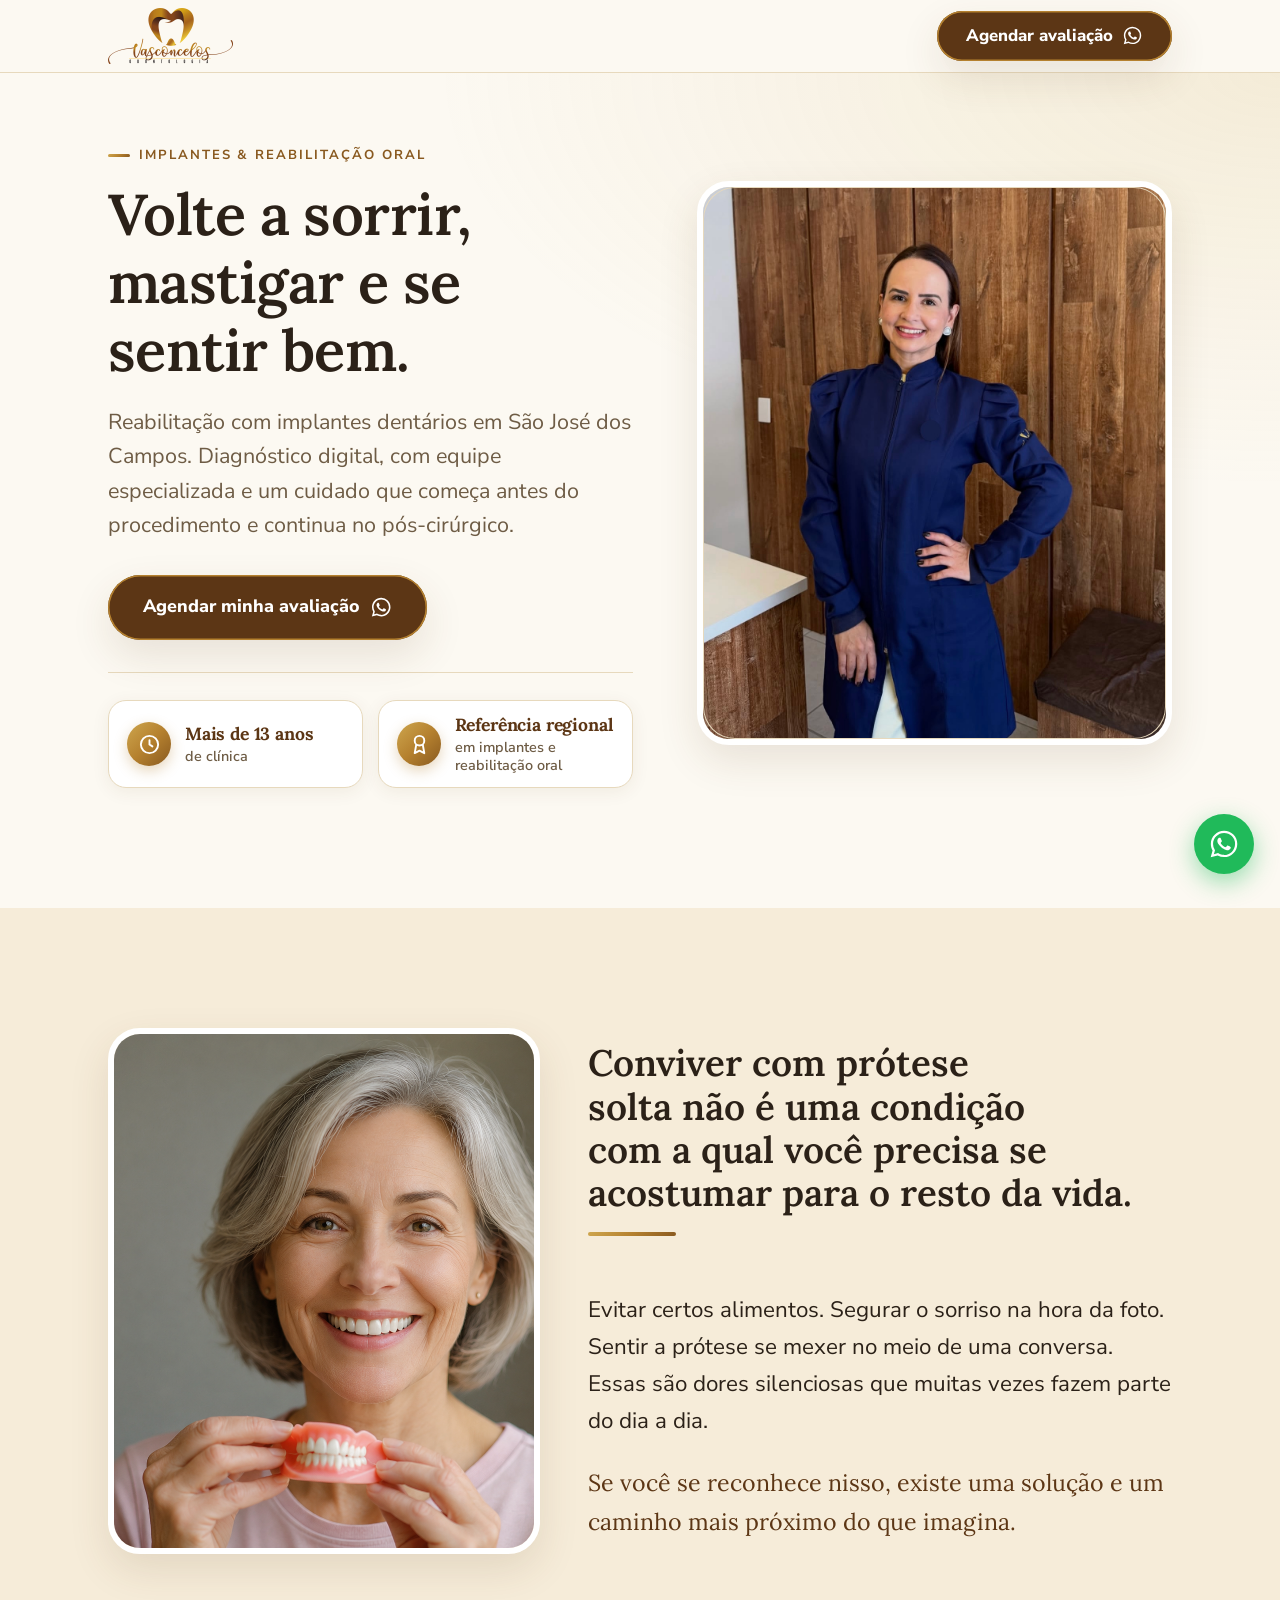
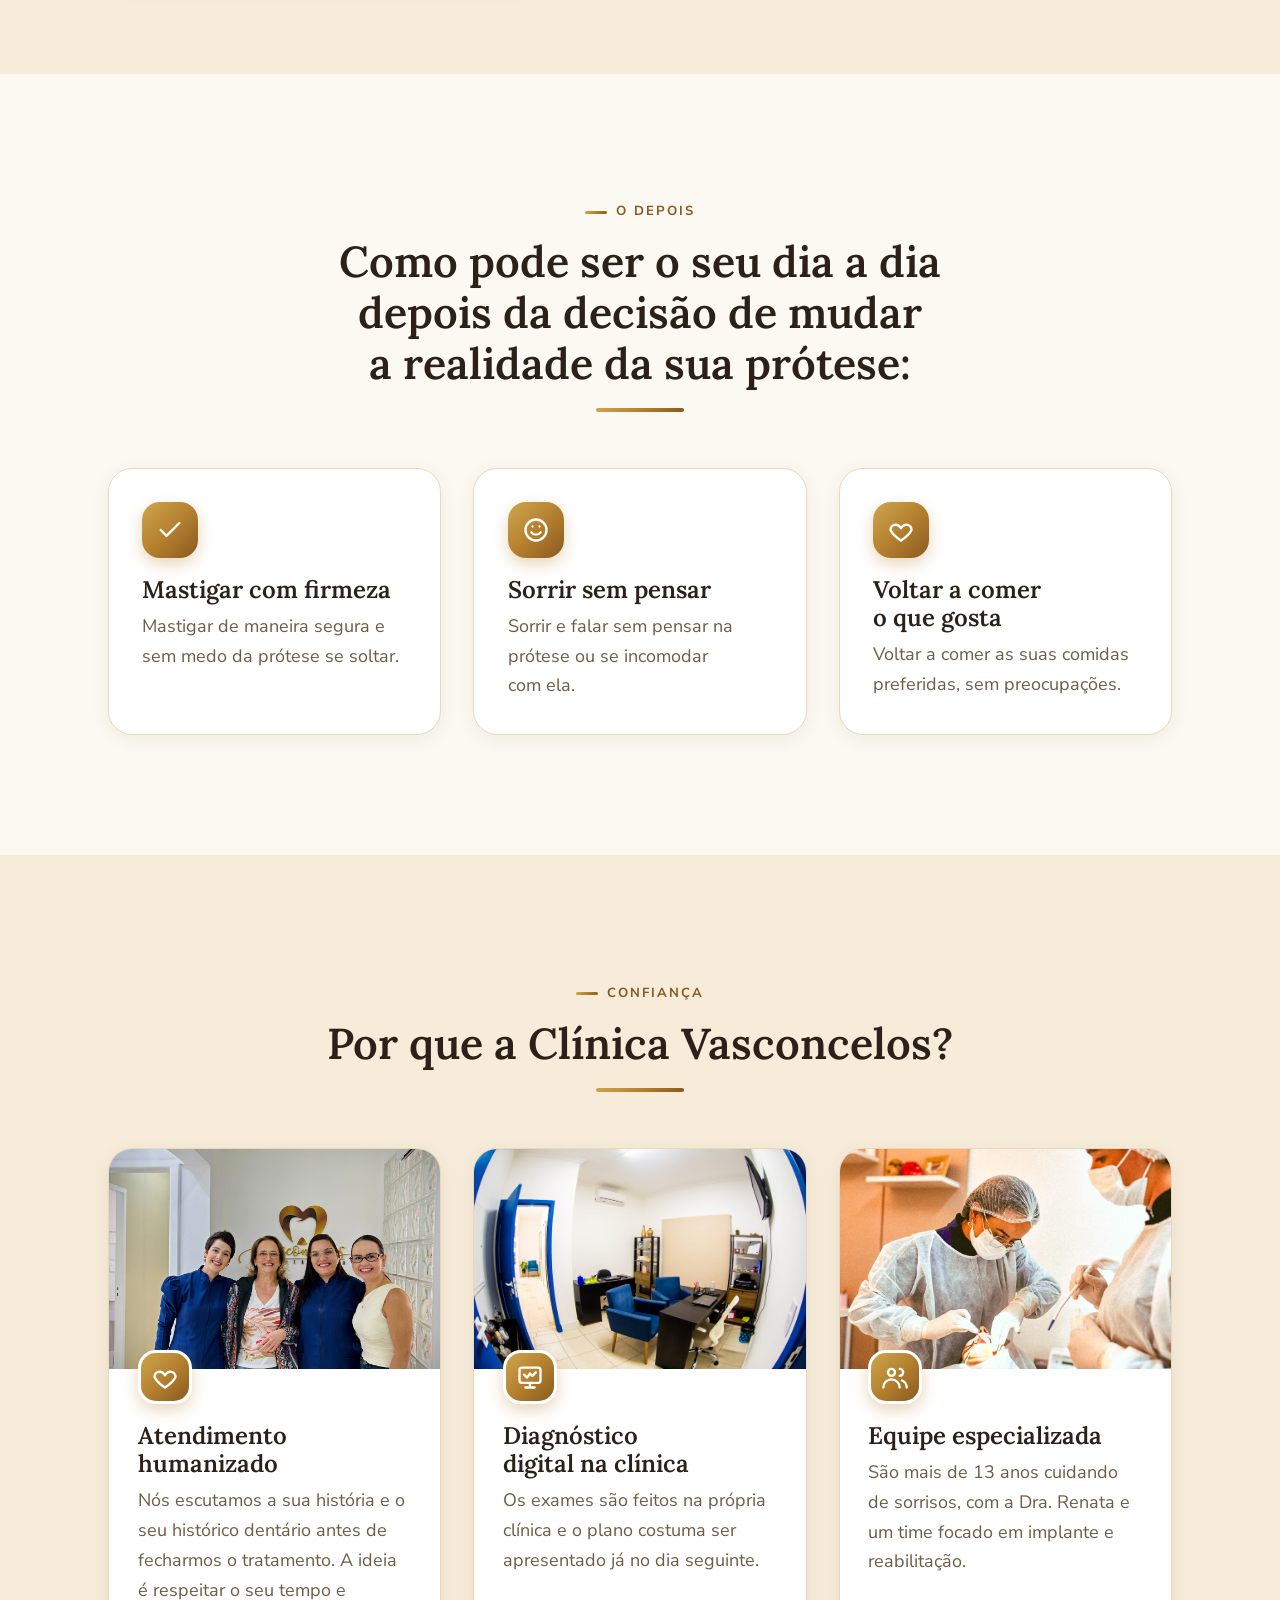
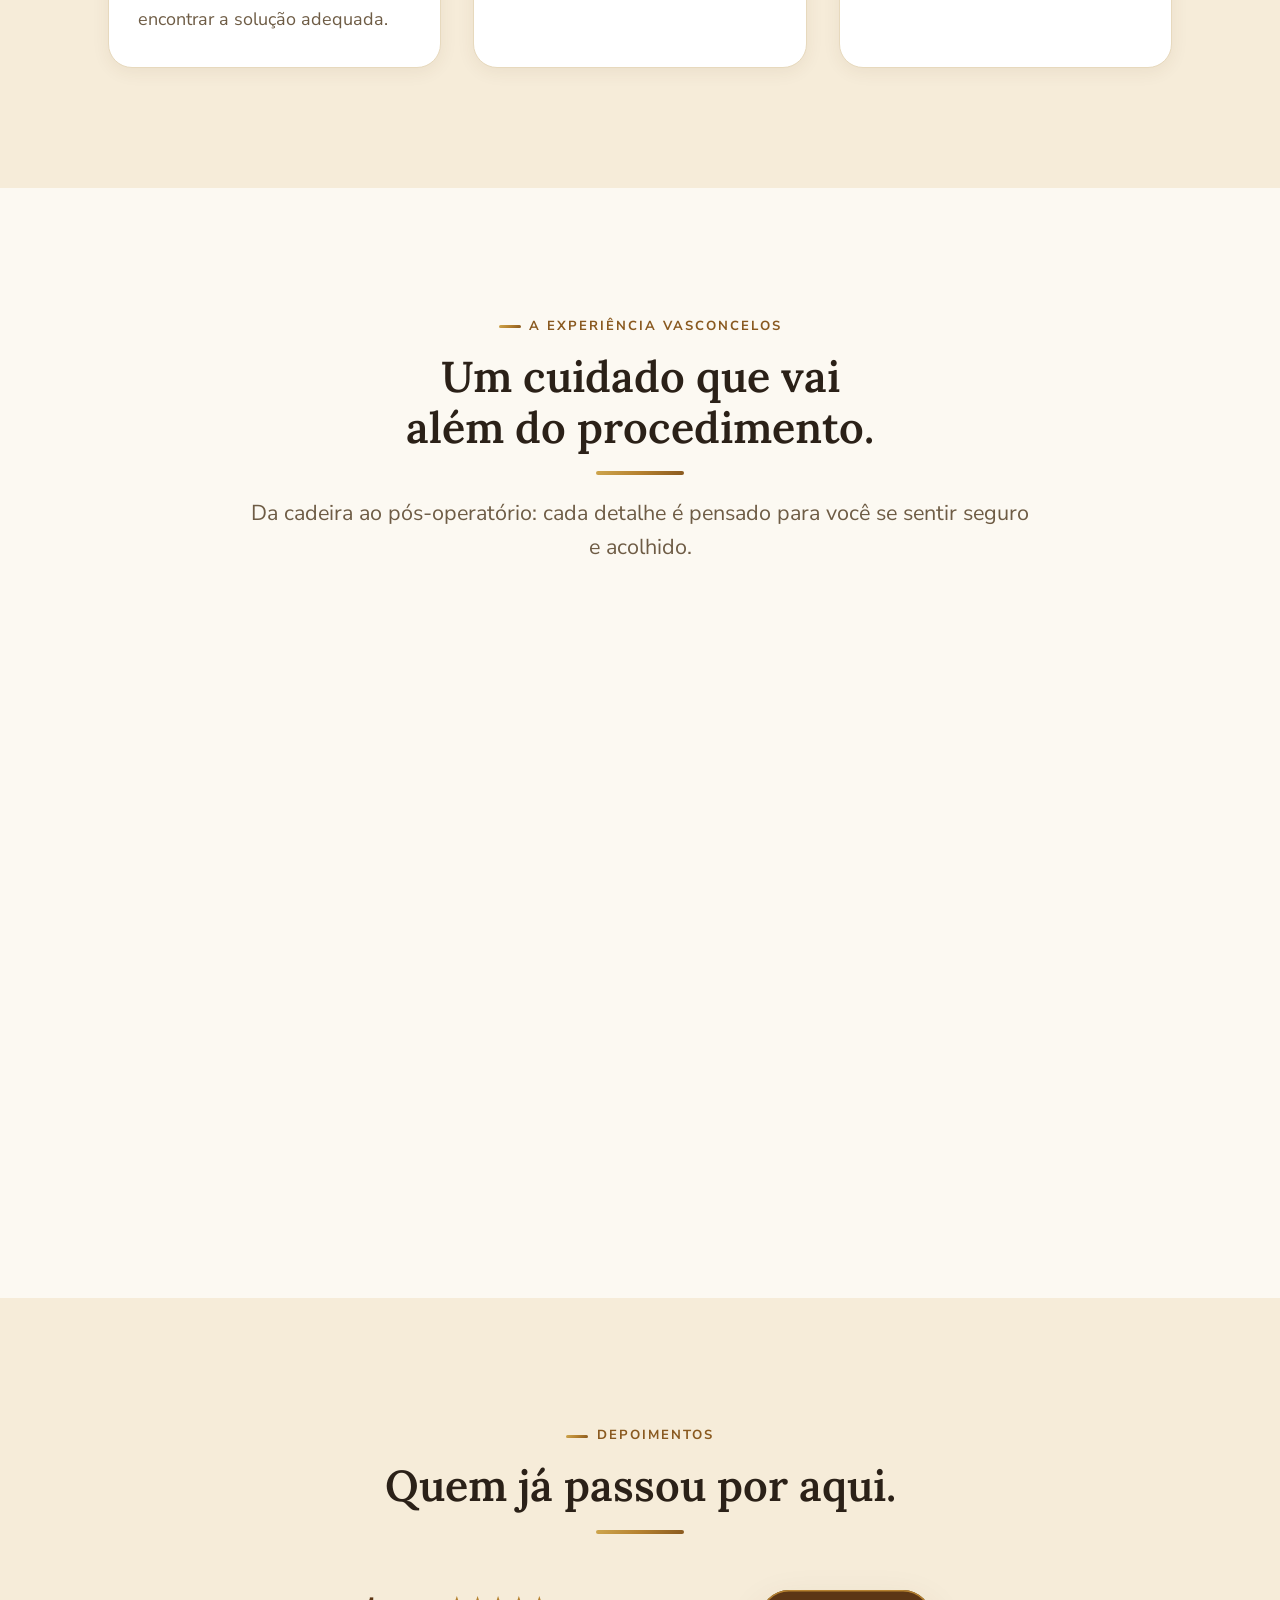
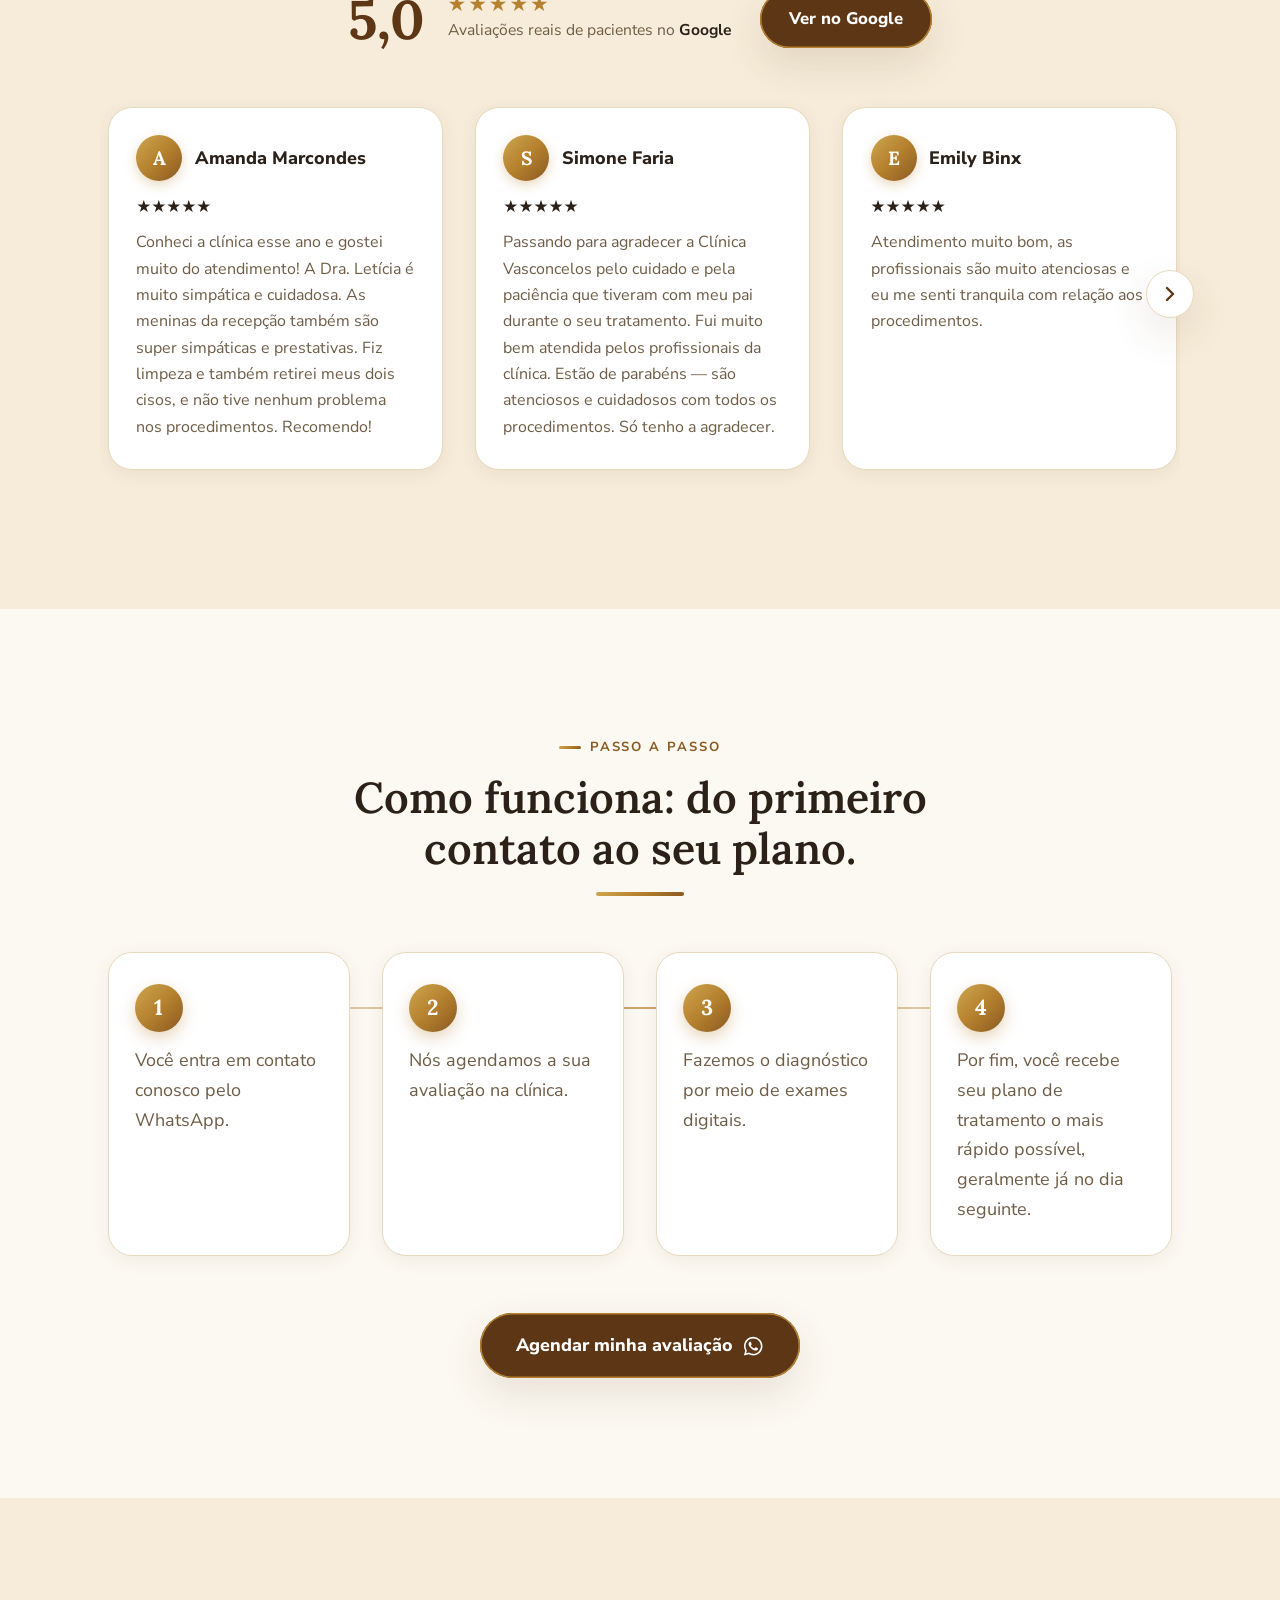
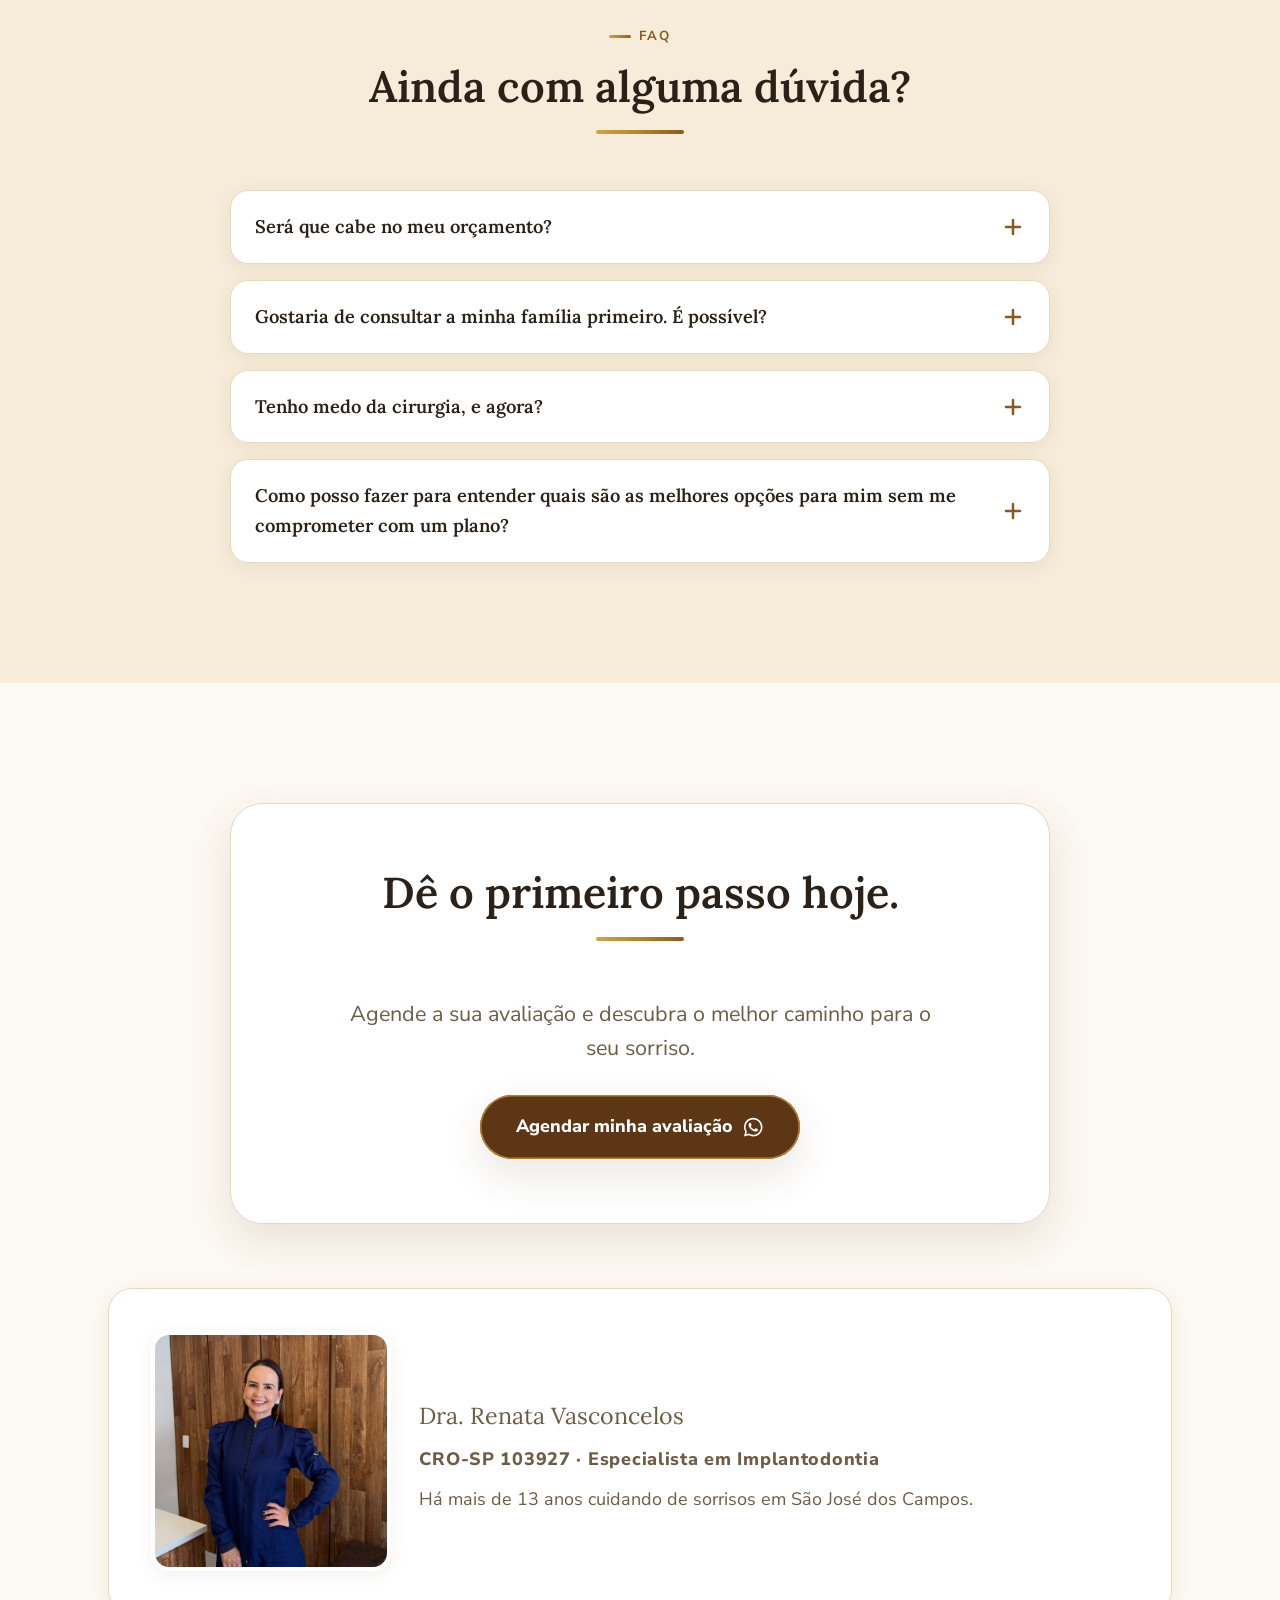
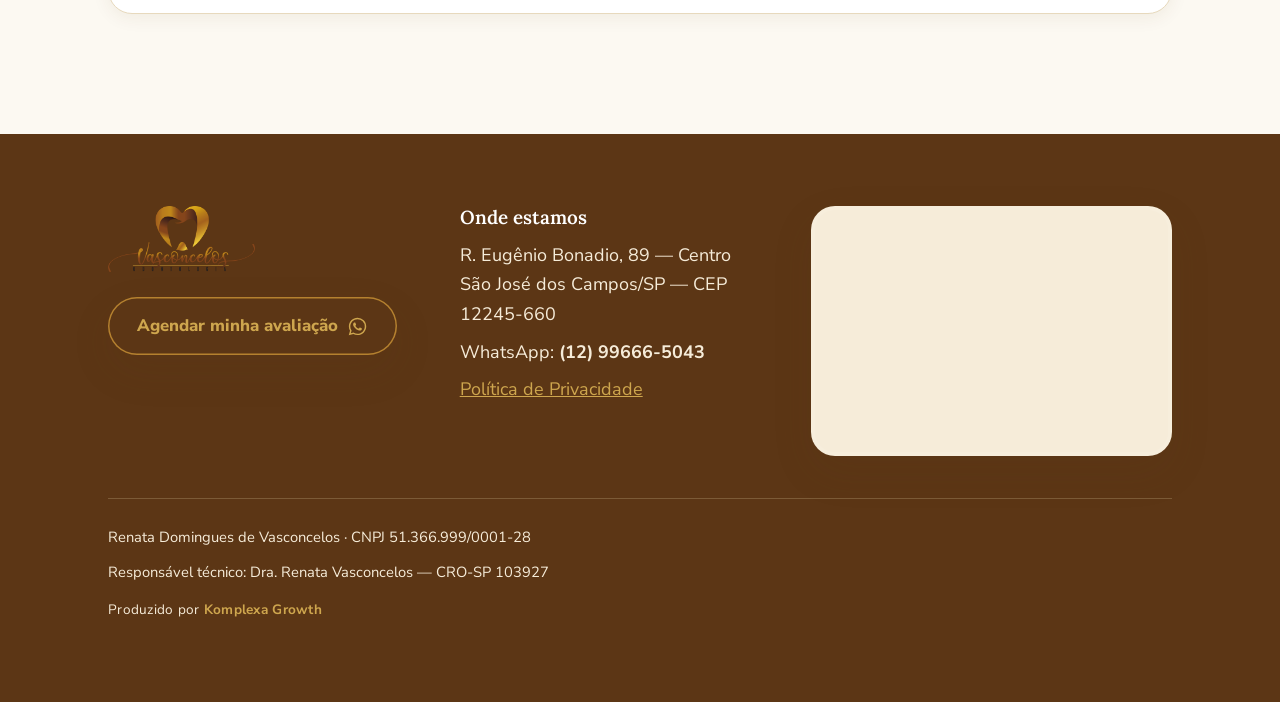
<file: index.html>
<!DOCTYPE html>
<html lang="pt-BR">
<head>
  <!-- Google Tag Manager -->
  <script>(function(w,d,s,l,i){w[l]=w[l]||[];w[l].push({'gtm.start':
  new Date().getTime(),event:'gtm.js'});var f=d.getElementsByTagName(s)[0],
  j=d.createElement(s),dl=l!='dataLayer'?'&l='+l:'';j.async=true;j.src=
  'https://www.googletagmanager.com/gtm.js?id='+i+dl;f.parentNode.insertBefore(j,f);
  })(window,document,'script','dataLayer','GTM-T7W832CR');</script>
  <!-- End Google Tag Manager -->

  <meta charset="UTF-8">
  <meta name="viewport" content="width=device-width, initial-scale=1.0">

  <!-- SEO (§8) -->
  <title>Implantes Dentários em São José dos Campos | Clínica Vasconcelos</title>
  <meta name="description" content="Reabilitação com implantes dentários em São José dos Campos. Atendimento humanizado, diagnóstico digital e equipe especializada. Agende sua avaliação.">
  <link rel="canonical" href="https://SEU-DOMINIO.com.br/">

  <!-- Open Graph (§8) -->
  <meta property="og:title" content="Implantes Dentários em São José dos Campos | Clínica Vasconcelos">
  <meta property="og:description" content="Reabilitação com implantes dentários em São José dos Campos. Atendimento humanizado, diagnóstico digital e equipe especializada. Agende sua avaliação.">
  <meta property="og:image" content="assets/img/og.svg">
  <meta property="og:type" content="website">
  <meta property="og:locale" content="pt_BR">
  <meta property="og:url" content="https://SEU-DOMINIO.com.br/">

  <!-- Favicon (ícone dente-coração da logo) -->
  <link rel="icon" href="assets/favicon.ico" sizes="any">
  <link rel="icon" type="image/png" sizes="32x32" href="assets/favicon-32.png">
  <link rel="icon" type="image/png" sizes="512x512" href="assets/favicon-512.png">
  <link rel="apple-touch-icon" href="assets/apple-touch-icon.png">

  <!-- Fontes (§5): Lora (títulos) + Nunito Sans (corpo/labels), display=swap -->
  <link rel="preconnect" href="https://fonts.googleapis.com">
  <link rel="preconnect" href="https://fonts.gstatic.com" crossorigin>
  <link href="https://fonts.googleapis.com/css2?family=Lora:wght@500;600;700&family=Nunito+Sans:wght@400;600;700;800&display=swap" rel="stylesheet">

  <link rel="stylesheet" href="style.css">

  <!-- ===== TRACKING (§9) — ativar depois ===== -->
  <!-- Meta Pixel: inserir depois -->
  <!-- Google Tag / GA4: inserir depois -->
  <!-- ========================================= -->

  <!-- Schema.org Dentist / LocalBusiness (§8) -->
  <script type="application/ld+json">
  {
    "@context": "https://schema.org",
    "@type": "Dentist",
    "name": "Clínica Vasconcelos Odontologia",
    "image": "https://SEU-DOMINIO.com.br/assets/img/og.svg",
    "url": "https://SEU-DOMINIO.com.br/",
    "telephone": "+5512996665043",
    "address": {
      "@type": "PostalAddress",
      "streetAddress": "R. Eugênio Bonadio, 89 — Centro",
      "addressLocality": "São José dos Campos",
      "addressRegion": "SP",
      "postalCode": "12245-660",
      "addressCountry": "BR"
    },
    "areaServed": ["São José dos Campos", "Jacareí", "São Francisco Xavier"],
    "medicalSpecialty": "Dentistry",
    "founder": {
      "@type": "Person",
      "name": "Dra. Renata Vasconcelos",
      "jobTitle": "Cirurgiã-dentista — CRO-SP 103927"
    }
  }
  </script>
</head>

<body>
<!-- Google Tag Manager (noscript) -->
<noscript><iframe src="https://www.googletagmanager.com/ns.html?id=GTM-T7W832CR"
height="0" width="0" style="display:none;visibility:hidden"></iframe></noscript>
<!-- End Google Tag Manager (noscript) -->

  <!-- ============ HEADER ============ -->
  <header class="header">
    <div class="container header__inner">
      <a class="header__logo" href="#top" aria-label="Clínica Vasconcelos Odontologia — início">
        <img src="assets/logo.png" alt="Clínica Vasconcelos Odontologia" width="223" height="100">
      </a>
      <a class="btn btn--primary" data-cta="header"
         href="https://form.komplexagrowth.com/f/vasconcelos-odontologia-implantes" target="_blank" rel="noopener">
        <span class="header__cta-text">Agendar avaliação</span>
        <svg class="btn__icon" viewBox="0 0 24 24" fill="currentColor" aria-hidden="true"><path d="M19.05 4.91A9.82 9.82 0 0 0 12.04 2C6.58 2 2.13 6.45 2.13 11.91c0 1.75.46 3.45 1.32 4.95L2 22l5.25-1.38a9.9 9.9 0 0 0 4.79 1.22h.01c5.46 0 9.91-4.45 9.91-9.91 0-2.65-1.03-5.14-2.91-7.02ZM12.04 20.15c-1.48 0-2.93-.4-4.2-1.15l-.3-.18-3.12.82.83-3.04-.2-.31a8.18 8.18 0 0 1-1.26-4.38c0-4.54 3.7-8.24 8.25-8.24 2.2 0 4.27.86 5.83 2.42a8.2 8.2 0 0 1 2.41 5.83c0 4.54-3.7 8.41-8.25 8.41Zm4.52-6.16c-.25-.12-1.47-.72-1.69-.81-.23-.08-.39-.12-.56.13-.16.25-.64.81-.79.97-.14.17-.29.19-.54.06-.25-.12-1.05-.39-1.99-1.23-.74-.66-1.23-1.47-1.38-1.72-.14-.25-.01-.38.11-.51.11-.11.25-.29.37-.43.13-.14.17-.25.25-.41.08-.17.04-.31-.02-.43-.06-.12-.56-1.34-.76-1.84-.2-.48-.41-.42-.56-.43h-.48c-.17 0-.43.06-.66.31-.23.25-.86.85-.86 2.07 0 1.22.89 2.4 1.01 2.56.12.17 1.75 2.67 4.23 3.74.59.26 1.05.41 1.41.52.59.19 1.13.16 1.56.1.48-.07 1.47-.6 1.68-1.18.21-.58.21-1.07.14-1.18-.06-.11-.22-.17-.47-.29Z"/></svg>
      </a>
    </div>
  </header>

  <main id="top">

    <!-- ============ §1 HERO ============ -->
    <section class="hero">
      <div class="container hero__grid">
        <div class="hero__copy reveal">
          <p class="eyebrow">Implantes &amp; Reabilitação Oral</p>
          <h1 class="hero__title">Volte a sorrir, mastigar e se sentir bem.</h1>
          <p class="lead hero__sub">Reabilitação com implantes dentários em São José dos Campos. Diagnóstico digital, com equipe especializada e um cuidado que começa antes do procedimento e continua no pós-cirúrgico.</p>
          <a class="btn btn--primary btn--lg" data-cta="hero"
             href="https://form.komplexagrowth.com/f/vasconcelos-odontologia-implantes" target="_blank" rel="noopener">
            Agendar minha avaliação
            <svg class="btn__icon" viewBox="0 0 24 24" fill="currentColor" aria-hidden="true"><path d="M19.05 4.91A9.82 9.82 0 0 0 12.04 2C6.58 2 2.13 6.45 2.13 11.91c0 1.75.46 3.45 1.32 4.95L2 22l5.25-1.38a9.9 9.9 0 0 0 4.79 1.22h.01c5.46 0 9.91-4.45 9.91-9.91 0-2.65-1.03-5.14-2.91-7.02ZM12.04 20.15c-1.48 0-2.93-.4-4.2-1.15l-.3-.18-3.12.82.83-3.04-.2-.31a8.18 8.18 0 0 1-1.26-4.38c0-4.54 3.7-8.24 8.25-8.24 2.2 0 4.27.86 5.83 2.42a8.2 8.2 0 0 1 2.41 5.83c0 4.54-3.7 8.41-8.25 8.41Zm4.52-6.16c-.25-.12-1.47-.72-1.69-.81-.23-.08-.39-.12-.56.13-.16.25-.64.81-.79.97-.14.17-.29.19-.54.06-.25-.12-1.05-.39-1.99-1.23-.74-.66-1.23-1.47-1.38-1.72-.14-.25-.01-.38.11-.51.11-.11.25-.29.37-.43.13-.14.17-.25.25-.41.08-.17.04-.31-.02-.43-.06-.12-.56-1.34-.76-1.84-.2-.48-.41-.42-.56-.43h-.48c-.17 0-.43.06-.66.31-.23.25-.86.85-.86 2.07 0 1.22.89 2.4 1.01 2.56.12.17 1.75 2.67 4.23 3.74.59.26 1.05.41 1.41.52.59.19 1.13.16 1.56.1.48-.07 1.47-.6 1.68-1.18.21-.58.21-1.07.14-1.18-.06-.11-.22-.17-.47-.29Z"/></svg>
          </a>
          <ul class="hero__badges">
            <li class="trust-badge">
              <span class="trust-badge__icon" aria-hidden="true"><svg viewBox="0 0 24 24" fill="none" stroke="currentColor" stroke-width="2" stroke-linecap="round" stroke-linejoin="round"><circle cx="12" cy="12" r="9"/><path d="M12 7.5V12l3 2"/></svg></span>
              <span class="trust-badge__text"><strong>Mais de 13 anos</strong>de clínica</span>
            </li>
            <li class="trust-badge">
              <span class="trust-badge__icon" aria-hidden="true"><svg viewBox="0 0 24 24" fill="none" stroke="currentColor" stroke-width="2" stroke-linecap="round" stroke-linejoin="round"><circle cx="12" cy="8" r="5"/><path d="M8.5 12.6 7 21l5-2.6L17 21l-1.5-8.4"/></svg></span>
              <span class="trust-badge__text"><strong>Referência regional</strong>em implantes e reabilitação oral</span>
            </li>
          </ul>
        </div>
        <figure class="hero__media reveal">
          <img src="assets/img/hero.jpg" width="1170" height="1396"
               alt="Dra. Renata Vasconcelos, cirurgiã-dentista da Clínica Vasconcelos, sorrindo">
        </figure>
      </div>
    </section>

    <!-- ============ §2 IDENTIFICAÇÃO ============ -->
    <section class="section section--warm">
      <div class="container">
        <div class="identify reveal">
          <figure class="identify__photo">
            <img src="assets/img/identify.png" width="1537" height="1023" loading="lazy"
                 alt="Paciente sorrindo segurando uma prótese dentária">
          </figure>
          <div class="identify__text">
            <div class="section__head">
              <h2>Conviver com prótese solta não é uma condição com a qual você precisa se acostumar para o resto da vida.</h2>
              <hr class="divider">
            </div>
            <p class="identify__body">Evitar certos alimentos. Segurar o sorriso na hora da foto. Sentir a prótese se mexer no meio de uma conversa. Essas são dores silenciosas que muitas vezes fazem parte do dia a dia.</p>
            <p class="identify__close">Se você se reconhece nisso, existe uma solução e um caminho mais próximo do que imagina.</p>
          </div>
        </div>
      </div>
    </section>

    <!-- ============ §3 A TRANSFORMAÇÃO ============ -->
    <section class="section section--center">
      <div class="container">
        <div class="section__head reveal">
          <p class="eyebrow">O depois</p>
          <h2>Como pode ser o seu dia a dia depois da decisão de mudar a realidade da sua&nbsp;prótese:</h2>
          <hr class="divider">
        </div>
        <ul class="cards cards--3">
          <li class="card reveal">
            <span class="card__icon" aria-hidden="true"><svg viewBox="0 0 24 24" fill="none" stroke="currentColor" stroke-width="2" stroke-linecap="round" stroke-linejoin="round"><path d="M20 6 9 17l-5-5"/></svg></span>
            <h3>Mastigar com firmeza</h3>
            <p>Mastigar de maneira segura e sem medo da prótese se soltar.</p>
          </li>
          <li class="card reveal">
            <span class="card__icon" aria-hidden="true"><svg viewBox="0 0 24 24" fill="none" stroke="currentColor" stroke-width="2" stroke-linecap="round" stroke-linejoin="round"><circle cx="12" cy="12" r="9"/><path d="M8 14s1.5 2 4 2 4-2 4-2"/><path d="M9 9h.01M15 9h.01"/></svg></span>
            <h3>Sorrir sem pensar</h3>
            <p>Sorrir e falar sem pensar na prótese ou se incomodar com ela.</p>
          </li>
          <li class="card reveal">
            <span class="card__icon" aria-hidden="true"><svg viewBox="0 0 24 24" fill="none" stroke="currentColor" stroke-width="2" stroke-linecap="round" stroke-linejoin="round"><path d="M12 21s-7-4.5-9-9a4.5 4.5 0 0 1 8.3-2.4l.7 1 .7-1A4.5 4.5 0 0 1 21 12c-2 4.5-9 9-9 9Z"/></svg></span>
            <h3>Voltar a comer o que gosta</h3>
            <p>Voltar a comer as suas comidas preferidas, sem preocupações.</p>
          </li>
        </ul>
      </div>
    </section>

    <!-- ============ §4 POR QUE A CLÍNICA VASCONCELOS ============ -->
    <section class="section section--warm section--center">
      <div class="container">
        <div class="section__head reveal">
          <p class="eyebrow">Confiança</p>
          <h2>Por que a Clínica Vasconcelos?</h2>
          <hr class="divider">
        </div>
        <ul class="cards cards--3 cards--photo">
          <li class="card card--photo reveal">
            <figure class="card__media"><img src="assets/img/humanizado.png" width="1200" height="1600" loading="lazy" alt="Atendimento humanizado na Clínica Vasconcelos"></figure>
            <div class="card__body">
              <span class="card__icon" aria-hidden="true"><svg viewBox="0 0 24 24" fill="none" stroke="currentColor" stroke-width="2" stroke-linecap="round" stroke-linejoin="round"><path d="M12 21s-7-4.5-9-9a4.5 4.5 0 0 1 8.3-2.4l.7 1 .7-1A4.5 4.5 0 0 1 21 12c-2 4.5-9 9-9 9Z"/></svg></span>
              <h3>Atendimento humanizado</h3>
              <p>Nós escutamos a sua história e o seu histórico dentário antes de fecharmos o tratamento. A ideia é respeitar o seu tempo e encontrar a solução adequada.</p>
            </div>
          </li>
          <li class="card card--photo reveal">
            <figure class="card__media"><img src="assets/img/diagnostico.jpg" width="1600" height="1067" loading="lazy" alt="Consultório com diagnóstico digital na clínica"></figure>
            <div class="card__body">
              <span class="card__icon" aria-hidden="true"><svg viewBox="0 0 24 24" fill="none" stroke="currentColor" stroke-width="2" stroke-linecap="round" stroke-linejoin="round"><rect x="3" y="4" width="18" height="13" rx="2"/><path d="M8 21h8M12 17v4"/><path d="M7 10l2.5 2.5L12 9l2 2 3-3"/></svg></span>
              <h3>Diagnóstico digital na clínica</h3>
              <p>Os exames são feitos na própria clínica e o plano costuma ser apresentado já no dia seguinte.</p>
            </div>
          </li>
          <li class="card card--photo reveal">
            <figure class="card__media"><img src="assets/img/equipe.jpg" width="960" height="1280" loading="lazy" alt="Equipe especializada da Clínica Vasconcelos durante um procedimento"></figure>
            <div class="card__body">
              <span class="card__icon" aria-hidden="true"><svg viewBox="0 0 24 24" fill="none" stroke="currentColor" stroke-width="2" stroke-linecap="round" stroke-linejoin="round"><circle cx="9" cy="8" r="3"/><path d="M2 21a7 7 0 0 1 14 0"/><path d="M16 5a3 3 0 0 1 0 6M22 21a6.5 6.5 0 0 0-4-6"/></svg></span>
              <h3>Equipe especializada</h3>
              <p>São mais de 13 anos cuidando de sorrisos, com a Dra. Renata e um time focado em implante e reabilitação.</p>
            </div>
          </li>
        </ul>
      </div>
    </section>

    <!-- ============ §5 A EXPERIÊNCIA VASCONCELOS ============ -->
    <section class="section section--center">
      <div class="container">
        <div class="section__head reveal">
          <p class="eyebrow">A experiência Vasconcelos</p>
          <h2>Um cuidado que vai além do procedimento.</h2>
          <hr class="divider">
          <p class="lead">Da cadeira ao pós-operatório: cada detalhe é pensado para você se sentir seguro e acolhido.</p>
        </div>
        <ul class="exp__cards reveal">
          <li class="exp-card">
            <span class="exp-card__icon" aria-hidden="true"><svg viewBox="0 0 24 24" fill="none" stroke="currentColor" stroke-width="2" stroke-linecap="round" stroke-linejoin="round"><path d="M4 8a2 2 0 0 1 2-2h12a2 2 0 0 1 2 2v9a3 3 0 0 1-3 3H7a3 3 0 0 1-3-3V8Z"/><path d="M8 6v12M12 6v12M16 6v12"/></svg></span>
            <h3>Coberta durante o procedimento</h3>
            <p>Mais conforto e aconchego do início ao fim.</p>
          </li>
          <li class="exp-card">
            <span class="exp-card__icon" aria-hidden="true"><svg viewBox="0 0 24 24" fill="none" stroke="currentColor" stroke-width="2" stroke-linecap="round" stroke-linejoin="round"><path d="M8 10a4 4 0 1 1 8 0"/><path d="M7.5 10h9L12 21 7.5 10Z"/></svg></span>
            <h3>Sorvete no pós-cirúrgico</h3>
            <p>Um agrado gelado para aliviar logo depois.</p>
          </li>
          <li class="exp-card">
            <span class="exp-card__icon" aria-hidden="true"><svg viewBox="0 0 24 24" fill="none" stroke="currentColor" stroke-width="2" stroke-linecap="round" stroke-linejoin="round"><path d="M5 9h14l-1.2 9.2a2 2 0 0 1-2 1.8H8.2a2 2 0 0 1-2-1.8L5 9Z"/><path d="M9 9 12 4l3 5"/><path d="M10 13v3M14 13v3"/></svg></span>
            <h3>Cesta de alimentação adaptada</h3>
            <p>Comidas pensadas para a sua recuperação.</p>
          </li>
          <li class="exp-card">
            <span class="exp-card__icon" aria-hidden="true"><svg viewBox="0 0 24 24" fill="none" stroke="currentColor" stroke-width="2" stroke-linecap="round" stroke-linejoin="round"><path d="M12 2v20M2 12h20M5 5l14 14M19 5 5 19"/></svg></span>
            <h3>Bolsa térmica com gelo</h3>
            <p>Para reduzir o inchaço com tranquilidade.</p>
          </li>
          <li class="exp-card">
            <span class="exp-card__icon" aria-hidden="true"><svg viewBox="0 0 24 24" fill="none" stroke="currentColor" stroke-width="2" stroke-linecap="round" stroke-linejoin="round"><path d="M12 3l1.8 4.7L18.5 9.5l-4.7 1.8L12 16l-1.8-4.7L5.5 9.5l4.7-1.8L12 3Z"/><path d="M18 14.5l.6 1.6 1.6.6-1.6.6-.6 1.6-.6-1.6-1.6-.6 1.6-.6.6-1.6Z"/></svg></span>
            <h3>Kit de higiene personalizado</h3>
            <p>Tudo para continuar o cuidado em casa.</p>
          </li>
        </ul>
      </div>
    </section>

    <!-- ============ §6 PROVA SOCIAL ============ -->
    <section class="section section--warm section--center">
      <div class="container">
        <div class="section__head reveal">
          <p class="eyebrow">Depoimentos</p>
          <h2>Quem já passou por aqui.</h2>
          <hr class="divider">
        </div>
        <div class="reviews__summary reveal">
          <span class="reviews__score">5,0</span>
          <span class="reviews__summary-text">
            <span class="reviews__stars" role="img" aria-label="5 de 5 estrelas">★★★★★</span>
            <span class="reviews__count">Avaliações reais de pacientes no <strong>Google</strong></span>
          </span>
          <a class="btn btn--primary reviews__cta" data-cta="reviews"
             href="https://www.google.com/maps/search/?api=1&amp;query=Cl%C3%ADnica%20Vasconcelos%20Odontologia%20S%C3%A3o%20Jos%C3%A9%20dos%20Campos"
             target="_blank" rel="noopener">
            Ver no Google
          </a>
        </div>

        <div class="reviews__carousel reveal">
          <button class="reviews__nav reviews__nav--prev" type="button" aria-label="Ver avaliações anteriores" data-reviews-prev>
            <svg viewBox="0 0 24 24" fill="none" stroke="currentColor" stroke-width="2.4" stroke-linecap="round" stroke-linejoin="round" aria-hidden="true"><path d="M15 6l-6 6 6 6"/></svg>
          </button>
          <div class="reviews__track" data-reviews-track>
            <article class="review">
              <div class="review__head">
                <span class="review__avatar" aria-hidden="true">A</span>
                <div><p class="review__name">Amanda Marcondes</p></div>
              </div>
              <span class="review__stars" role="img" aria-label="5 de 5 estrelas">★★★★★</span>
              <p class="review__text">Conheci a clínica esse ano e gostei muito do atendimento! A Dra. Letícia é muito simpática e cuidadosa. As meninas da recepção também são super simpáticas e prestativas. Fiz limpeza e também retirei meus dois cisos, e não tive nenhum problema nos procedimentos. Recomendo!</p>
            </article>
            <article class="review">
              <div class="review__head">
                <span class="review__avatar" aria-hidden="true">S</span>
                <div><p class="review__name">Simone Faria</p></div>
              </div>
              <span class="review__stars" role="img" aria-label="5 de 5 estrelas">★★★★★</span>
              <p class="review__text">Passando para agradecer a Clínica Vasconcelos pelo cuidado e pela paciência que tiveram com meu pai durante o seu tratamento. Fui muito bem atendida pelos profissionais da clínica. Estão de parabéns — são atenciosos e cuidadosos com todos os procedimentos. Só tenho a agradecer.</p>
            </article>
            <article class="review">
              <div class="review__head">
                <span class="review__avatar" aria-hidden="true">E</span>
                <div><p class="review__name">Emily Binx</p></div>
              </div>
              <span class="review__stars" role="img" aria-label="5 de 5 estrelas">★★★★★</span>
              <p class="review__text">Atendimento muito bom, as profissionais são muito atenciosas e eu me senti tranquila com relação aos procedimentos.</p>
            </article>
            <article class="review">
              <div class="review__head">
                <span class="review__avatar" aria-hidden="true">K</span>
                <div><p class="review__name">Kesia Ribeiro</p></div>
              </div>
              <span class="review__stars" role="img" aria-label="5 de 5 estrelas">★★★★★</span>
              <p class="review__text">Atendimento e tratamento excelente, profissionais dedicados e atenciosos, super recomendo.</p>
            </article>
            <article class="review">
              <div class="review__head">
                <span class="review__avatar" aria-hidden="true">A</span>
                <div><p class="review__name">Angelica Ferreira</p></div>
              </div>
              <span class="review__stars" role="img" aria-label="5 de 5 estrelas">★★★★★</span>
              <p class="review__text">Ótimo atendimento! Fui atendida pela Dra. Emily, maravilhosa e muito simpática. Muito atenciosa e cuidadosa. Excelente dentista!!</p>
            </article>
            <article class="review">
              <div class="review__head">
                <span class="review__avatar" aria-hidden="true">A</span>
                <div><p class="review__name">Agnaldo Couto</p></div>
              </div>
              <span class="review__stars" role="img" aria-label="5 de 5 estrelas">★★★★★</span>
              <p class="review__text">Atendimento de primeira!!! A Dra. foi muito atenciosa, resolveu todos os meus problemas.</p>
            </article>
            <article class="review">
              <div class="review__head">
                <span class="review__avatar" aria-hidden="true">T</span>
                <div><p class="review__name">Taís Vasconcelos</p></div>
              </div>
              <span class="review__stars" role="img" aria-label="5 de 5 estrelas">★★★★★</span>
              <p class="review__text">O espaço é incrível e a Dra. Renata é uma excelente profissional. Espaço maravilhoso e todos muito atenciosos, amei!</p>
            </article>
          </div>
          <button class="reviews__nav reviews__nav--next" type="button" aria-label="Ver próximas avaliações" data-reviews-next>
            <svg viewBox="0 0 24 24" fill="none" stroke="currentColor" stroke-width="2.4" stroke-linecap="round" stroke-linejoin="round" aria-hidden="true"><path d="M9 6l6 6-6 6"/></svg>
          </button>
        </div>
      </div>
    </section>

    <!-- ============ §7 COMO FUNCIONA ============ -->
    <section class="section section--center">
      <div class="container">
        <div class="section__head reveal">
          <p class="eyebrow">Passo a passo</p>
          <h2>Como funciona: do primeiro contato ao seu plano.</h2>
          <hr class="divider">
        </div>
        <ol class="steps">
          <li class="step reveal"><span class="step__num" aria-hidden="true"></span><p>Você entra em contato conosco pelo WhatsApp.</p></li>
          <li class="step reveal"><span class="step__num" aria-hidden="true"></span><p>Nós agendamos a sua avaliação na clínica.</p></li>
          <li class="step reveal"><span class="step__num" aria-hidden="true"></span><p>Fazemos o diagnóstico por meio de exames digitais.</p></li>
          <li class="step reveal"><span class="step__num" aria-hidden="true"></span><p>Por fim, você recebe seu plano de tratamento o mais rápido possível, geralmente já no dia seguinte.</p></li>
        </ol>
        <div class="steps__cta reveal">
          <a class="btn btn--primary btn--lg" data-cta="como-funciona"
             href="https://form.komplexagrowth.com/f/vasconcelos-odontologia-implantes" target="_blank" rel="noopener">
            Agendar minha avaliação
            <svg class="btn__icon" viewBox="0 0 24 24" fill="currentColor" aria-hidden="true"><path d="M19.05 4.91A9.82 9.82 0 0 0 12.04 2C6.58 2 2.13 6.45 2.13 11.91c0 1.75.46 3.45 1.32 4.95L2 22l5.25-1.38a9.9 9.9 0 0 0 4.79 1.22h.01c5.46 0 9.91-4.45 9.91-9.91 0-2.65-1.03-5.14-2.91-7.02ZM12.04 20.15c-1.48 0-2.93-.4-4.2-1.15l-.3-.18-3.12.82.83-3.04-.2-.31a8.18 8.18 0 0 1-1.26-4.38c0-4.54 3.7-8.24 8.25-8.24 2.2 0 4.27.86 5.83 2.42a8.2 8.2 0 0 1 2.41 5.83c0 4.54-3.7 8.41-8.25 8.41Zm4.52-6.16c-.25-.12-1.47-.72-1.69-.81-.23-.08-.39-.12-.56.13-.16.25-.64.81-.79.97-.14.17-.29.19-.54.06-.25-.12-1.05-.39-1.99-1.23-.74-.66-1.23-1.47-1.38-1.72-.14-.25-.01-.38.11-.51.11-.11.25-.29.37-.43.13-.14.17-.25.25-.41.08-.17.04-.31-.02-.43-.06-.12-.56-1.34-.76-1.84-.2-.48-.41-.42-.56-.43h-.48c-.17 0-.43.06-.66.31-.23.25-.86.85-.86 2.07 0 1.22.89 2.4 1.01 2.56.12.17 1.75 2.67 4.23 3.74.59.26 1.05.41 1.41.52.59.19 1.13.16 1.56.1.48-.07 1.47-.6 1.68-1.18.21-.58.21-1.07.14-1.18-.06-.11-.22-.17-.47-.29Z"/></svg>
          </a>
        </div>
      </div>
    </section>

    <!-- ============ §8 DÚVIDAS FREQUENTES ============ -->
    <section class="section section--warm section--center">
      <div class="container">
        <div class="section__head reveal">
          <p class="eyebrow">FAQ</p>
          <h2>Ainda com alguma dúvida?</h2>
          <hr class="divider">
        </div>
        <div class="faq reveal">
          <div class="faq__item">
            <button class="faq__q" aria-expanded="false" aria-controls="faq1" id="faq1-q">
              Será que cabe no meu orçamento?
              <svg class="faq__icon" viewBox="0 0 24 24" fill="none" stroke="currentColor" stroke-width="2.5" stroke-linecap="round" aria-hidden="true"><path d="M12 5v14M5 12h14"/></svg>
            </button>
            <div class="faq__a" id="faq1" role="region" aria-labelledby="faq1-q">
              <div class="faq__a-inner">Cada caso é único. Por isso, na avaliação, nós montamos o plano e as condições juntamente com você.</div>
            </div>
          </div>
          <div class="faq__item">
            <button class="faq__q" aria-expanded="false" aria-controls="faq2" id="faq2-q">
              Gostaria de consultar a minha família primeiro. É possível?
              <svg class="faq__icon" viewBox="0 0 24 24" fill="none" stroke="currentColor" stroke-width="2.5" stroke-linecap="round" aria-hidden="true"><path d="M12 5v14M5 12h14"/></svg>
            </button>
            <div class="faq__a" id="faq2" role="region" aria-labelledby="faq2-q">
              <div class="faq__a-inner">Pode trazer quem você quiser na consulta. A decisão é sua — nós estamos aqui justamente para te ajudar a deixar tudo claro e mostrar as suas melhores opções.</div>
            </div>
          </div>
          <div class="faq__item">
            <button class="faq__q" aria-expanded="false" aria-controls="faq3" id="faq3-q">
              Tenho medo da cirurgia, e agora?
              <svg class="faq__icon" viewBox="0 0 24 24" fill="none" stroke="currentColor" stroke-width="2.5" stroke-linecap="round" aria-hidden="true"><path d="M12 5v14M5 12h14"/></svg>
            </button>
            <div class="faq__a" id="faq3" role="region" aria-labelledby="faq3-q">
              <div class="faq__a-inner">Nós entendemos. Por isso, cuidamos de cada etapa, do conforto durante o procedimento ao acompanhamento no pós.</div>
            </div>
          </div>
          <div class="faq__item">
            <button class="faq__q" aria-expanded="false" aria-controls="faq4" id="faq4-q">
              Como posso fazer para entender quais são as melhores opções para mim sem me comprometer com um plano?
              <svg class="faq__icon" viewBox="0 0 24 24" fill="none" stroke="currentColor" stroke-width="2.5" stroke-linecap="round" aria-hidden="true"><path d="M12 5v14M5 12h14"/></svg>
            </button>
            <div class="faq__a" id="faq4" role="region" aria-labelledby="faq4-q">
              <div class="faq__a-inner">A avaliação inicial surge exatamente com a ideia de identificarmos o que te incomoda para, então, sugerirmos a melhor solução.</div>
            </div>
          </div>
        </div>
      </div>
    </section>

    <!-- ============ §9 CTA FINAL + AUTORIDADE ============ -->
    <section class="section section--center">
      <div class="container">
        <div class="final reveal">
          <div class="section__head" style="margin-inline:auto">
            <h2>Dê o primeiro passo hoje.</h2>
            <hr class="divider">
          </div>
          <p class="lead">Agende a sua avaliação e descubra o melhor caminho para o seu sorriso.</p>
          <a class="btn btn--primary btn--lg" data-cta="final"
             href="https://form.komplexagrowth.com/f/vasconcelos-odontologia-implantes" target="_blank" rel="noopener">
            Agendar minha avaliação
            <svg class="btn__icon" viewBox="0 0 24 24" fill="currentColor" aria-hidden="true"><path d="M19.05 4.91A9.82 9.82 0 0 0 12.04 2C6.58 2 2.13 6.45 2.13 11.91c0 1.75.46 3.45 1.32 4.95L2 22l5.25-1.38a9.9 9.9 0 0 0 4.79 1.22h.01c5.46 0 9.91-4.45 9.91-9.91 0-2.65-1.03-5.14-2.91-7.02ZM12.04 20.15c-1.48 0-2.93-.4-4.2-1.15l-.3-.18-3.12.82.83-3.04-.2-.31a8.18 8.18 0 0 1-1.26-4.38c0-4.54 3.7-8.24 8.25-8.24 2.2 0 4.27.86 5.83 2.42a8.2 8.2 0 0 1 2.41 5.83c0 4.54-3.7 8.41-8.25 8.41Zm4.52-6.16c-.25-.12-1.47-.72-1.69-.81-.23-.08-.39-.12-.56.13-.16.25-.64.81-.79.97-.14.17-.29.19-.54.06-.25-.12-1.05-.39-1.99-1.23-.74-.66-1.23-1.47-1.38-1.72-.14-.25-.01-.38.11-.51.11-.11.25-.29.37-.43.13-.14.17-.25.25-.41.08-.17.04-.31-.02-.43-.06-.12-.56-1.34-.76-1.84-.2-.48-.41-.42-.56-.43h-.48c-.17 0-.43.06-.66.31-.23.25-.86.85-.86 2.07 0 1.22.89 2.4 1.01 2.56.12.17 1.75 2.67 4.23 3.74.59.26 1.05.41 1.41.52.59.19 1.13.16 1.56.1.48-.07 1.47-.6 1.68-1.18.21-.58.21-1.07.14-1.18-.06-.11-.22-.17-.47-.29Z"/></svg>
          </a>
        </div>

        <!-- Bloco de autoridade (§4/§9 conformidade) -->
        <div class="authority reveal">
          <figure class="authority__photo">
            <img src="assets/img/hero.jpg" width="1170" height="1396" loading="lazy"
                 alt="Dra. Renata Vasconcelos, cirurgiã-dentista responsável pela clínica">
          </figure>
          <div>
            <p class="authority__name">Dra. Renata Vasconcelos</p>
            <p class="authority__cro">CRO-SP 103927 · Especialista em Implantodontia</p>
            <p>Há mais de 13 anos cuidando de sorrisos em São José dos Campos.</p>
          </div>
        </div>
      </div>
    </section>
  </main>

  <!-- ============ RODAPÉ ============ -->
  <footer class="footer">
    <div class="container">
      <div class="footer__grid">
        <div class="footer__col footer__brand">
          <div class="footer__logo"><img src="assets/logo.png" alt="Clínica Vasconcelos Odontologia" width="223" height="100"></div>
          <a class="btn btn--primary" data-cta="footer-btn"
             href="https://form.komplexagrowth.com/f/vasconcelos-odontologia-implantes" target="_blank" rel="noopener">
            Agendar minha avaliação
            <svg class="btn__icon" viewBox="0 0 24 24" fill="currentColor" aria-hidden="true"><path d="M19.05 4.91A9.82 9.82 0 0 0 12.04 2C6.58 2 2.13 6.45 2.13 11.91c0 1.75.46 3.45 1.32 4.95L2 22l5.25-1.38a9.9 9.9 0 0 0 4.79 1.22h.01c5.46 0 9.91-4.45 9.91-9.91 0-2.65-1.03-5.14-2.91-7.02ZM12.04 20.15c-1.48 0-2.93-.4-4.2-1.15l-.3-.18-3.12.82.83-3.04-.2-.31a8.18 8.18 0 0 1-1.26-4.38c0-4.54 3.7-8.24 8.25-8.24 2.2 0 4.27.86 5.83 2.42a8.2 8.2 0 0 1 2.41 5.83c0 4.54-3.7 8.41-8.25 8.41Zm4.52-6.16c-.25-.12-1.47-.72-1.69-.81-.23-.08-.39-.12-.56.13-.16.25-.64.81-.79.97-.14.17-.29.19-.54.06-.25-.12-1.05-.39-1.99-1.23-.74-.66-1.23-1.47-1.38-1.72-.14-.25-.01-.38.11-.51.11-.11.25-.29.37-.43.13-.14.17-.25.25-.41.08-.17.04-.31-.02-.43-.06-.12-.56-1.34-.76-1.84-.2-.48-.41-.42-.56-.43h-.48c-.17 0-.43.06-.66.31-.23.25-.86.85-.86 2.07 0 1.22.89 2.4 1.01 2.56.12.17 1.75 2.67 4.23 3.74.59.26 1.05.41 1.41.52.59.19 1.13.16 1.56.1.48-.07 1.47-.6 1.68-1.18.21-.58.21-1.07.14-1.18-.06-.11-.22-.17-.47-.29Z"/></svg>
          </a>
        </div>
        <div class="footer__col footer__nap">
          <h3>Onde estamos</h3>
          <p>R. Eugênio Bonadio, 89 — Centro<br>São José dos Campos/SP — CEP 12245-660</p>
          <p>WhatsApp: <a class="plain" href="https://form.komplexagrowth.com/f/vasconcelos-odontologia-implantes" target="_blank" rel="noopener" data-cta="footer">(12) 99666-5043</a></p>
          <p><a href="politica-de-privacidade.html">Política de Privacidade</a></p>
        </div>
        <div class="footer__col footer__mapcol">
          <div class="footer__mapcard">
            <iframe class="footer__map" title="Mapa da Clínica Vasconcelos — R. Eugênio Bonadio, 89, Centro, São José dos Campos"
              loading="lazy" referrerpolicy="no-referrer-when-downgrade"
              src="https://www.google.com/maps?q=R.%20Eug%C3%AAnio%20Bonadio%2C%2089%2C%20Centro%2C%20S%C3%A3o%20Jos%C3%A9%20dos%20Campos%20-%20SP%2C%2012245-660&output=embed"></iframe>
          </div>
        </div>
      </div>

      <div class="footer__legal">
        <p>Renata Domingues de Vasconcelos · CNPJ 51.366.999/0001-28</p>
        <p>Responsável técnico: Dra. Renata Vasconcelos — CRO-SP 103927</p>
        <p class="footer__credit">Produzido por <strong>Komplexa Growth</strong></p>
      </div>
    </div>
  </footer>

  <!-- Botão flutuante de WhatsApp (§7 obrigatório) -->
  <a class="wa-float" data-cta="float" aria-label="Agendar minha avaliação"
     href="https://form.komplexagrowth.com/f/vasconcelos-odontologia-implantes" target="_blank" rel="noopener">
    <svg viewBox="0 0 24 24" fill="currentColor" aria-hidden="true"><path d="M19.05 4.91A9.82 9.82 0 0 0 12.04 2C6.58 2 2.13 6.45 2.13 11.91c0 1.75.46 3.45 1.32 4.95L2 22l5.25-1.38a9.9 9.9 0 0 0 4.79 1.22h.01c5.46 0 9.91-4.45 9.91-9.91 0-2.65-1.03-5.14-2.91-7.02ZM12.04 20.15c-1.48 0-2.93-.4-4.2-1.15l-.3-.18-3.12.82.83-3.04-.2-.31a8.18 8.18 0 0 1-1.26-4.38c0-4.54 3.7-8.24 8.25-8.24 2.2 0 4.27.86 5.83 2.42a8.2 8.2 0 0 1 2.41 5.83c0 4.54-3.7 8.41-8.25 8.41Zm4.52-6.16c-.25-.12-1.47-.72-1.69-.81-.23-.08-.39-.12-.56.13-.16.25-.64.81-.79.97-.14.17-.29.19-.54.06-.25-.12-1.05-.39-1.99-1.23-.74-.66-1.23-1.47-1.38-1.72-.14-.25-.01-.38.11-.51.11-.11.25-.29.37-.43.13-.14.17-.25.25-.41.08-.17.04-.31-.02-.43-.06-.12-.56-1.34-.76-1.84-.2-.48-.41-.42-.56-.43h-.48c-.17 0-.43.06-.66.31-.23.25-.86.85-.86 2.07 0 1.22.89 2.4 1.01 2.56.12.17 1.75 2.67 4.23 3.74.59.26 1.05.41 1.41.52.59.19 1.13.16 1.56.1.48-.07 1.47-.6 1.68-1.18.21-.58.21-1.07.14-1.18-.06-.11-.22-.17-.47-.29Z"/></svg>
  </a>

  <!-- Barra de CTA fixa no rodapé da viewport (SÓ mobile) -->
  <a class="mobile-bar" data-cta="mobile-bar" aria-label="Agendar minha avaliação"
     href="https://form.komplexagrowth.com/f/vasconcelos-odontologia-implantes" target="_blank" rel="noopener">
    <svg viewBox="0 0 24 24" fill="currentColor" aria-hidden="true"><path d="M19.05 4.91A9.82 9.82 0 0 0 12.04 2C6.58 2 2.13 6.45 2.13 11.91c0 1.75.46 3.45 1.32 4.95L2 22l5.25-1.38a9.9 9.9 0 0 0 4.79 1.22h.01c5.46 0 9.91-4.45 9.91-9.91 0-2.65-1.03-5.14-2.91-7.02ZM12.04 20.15c-1.48 0-2.93-.4-4.2-1.15l-.3-.18-3.12.82.83-3.04-.2-.31a8.18 8.18 0 0 1-1.26-4.38c0-4.54 3.7-8.24 8.25-8.24 2.2 0 4.27.86 5.83 2.42a8.2 8.2 0 0 1 2.41 5.83c0 4.54-3.7 8.41-8.25 8.41Zm4.52-6.16c-.25-.12-1.47-.72-1.69-.81-.23-.08-.39-.12-.56.13-.16.25-.64.81-.79.97-.14.17-.29.19-.54.06-.25-.12-1.05-.39-1.99-1.23-.74-.66-1.23-1.47-1.38-1.72-.14-.25-.01-.38.11-.51.11-.11.25-.29.37-.43.13-.14.17-.25.25-.41.08-.17.04-.31-.02-.43-.06-.12-.56-1.34-.76-1.84-.2-.48-.41-.42-.56-.43h-.48c-.17 0-.43.06-.66.31-.23.25-.86.85-.86 2.07 0 1.22.89 2.4 1.01 2.56.12.17 1.75 2.67 4.23 3.74.59.26 1.05.41 1.41.52.59.19 1.13.16 1.56.1.48-.07 1.47-.6 1.68-1.18.21-.58.21-1.07.14-1.18-.06-.11-.22-.17-.47-.29Z"/></svg>
    <span>Agendar minha avaliação</span>
  </a>

  <!-- ============ MODAL: formulário de agendamento (envia para o WhatsApp) ============ -->
  <div class="modal" id="agendar" hidden>
    <div class="modal__backdrop" data-close-form></div>
    <div class="modal__dialog" role="dialog" aria-modal="true" aria-labelledby="modal-title" aria-describedby="modal-desc">
      <button class="modal__close" type="button" data-close-form aria-label="Fechar formulário">
        <svg viewBox="0 0 24 24" fill="none" stroke="currentColor" stroke-width="2.2" stroke-linecap="round" aria-hidden="true"><path d="M6 6l12 12M18 6L6 18"/></svg>
      </button>
      <p class="eyebrow">Avaliação de implante</p>
      <h2 class="modal__title" id="modal-title">Agende sua avaliação</h2>
      <hr class="divider">
      <p class="modal__desc" id="modal-desc">Deixe seus dados e a gente continua a conversa pelo WhatsApp.</p>
      <form class="lead-form" id="lead-form">
        <label class="field">
          <span class="field__label">Nome</span>
          <input class="field__input" type="text" name="nome" autocomplete="name" placeholder="Seu nome" required>
        </label>
        <label class="field">
          <span class="field__label">WhatsApp</span>
          <input class="field__input" type="tel" name="telefone" inputmode="tel" autocomplete="tel" placeholder="(12) 99999-9999" required>
        </label>
        <label class="field">
          <span class="field__label">E-mail</span>
          <input class="field__input" type="email" name="email" autocomplete="email" placeholder="voce@email.com" required>
        </label>
        <button class="btn btn--wa btn--block btn--lg" type="submit">
          Enviar no WhatsApp
          <svg class="btn__icon" viewBox="0 0 24 24" fill="currentColor" aria-hidden="true"><path d="M19.05 4.91A9.82 9.82 0 0 0 12.04 2C6.58 2 2.13 6.45 2.13 11.91c0 1.75.46 3.45 1.32 4.95L2 22l5.25-1.38a9.9 9.9 0 0 0 4.79 1.22h.01c5.46 0 9.91-4.45 9.91-9.91 0-2.65-1.03-5.14-2.91-7.02ZM12.04 20.15c-1.48 0-2.93-.4-4.2-1.15l-.3-.18-3.12.82.83-3.04-.2-.31a8.18 8.18 0 0 1-1.26-4.38c0-4.54 3.7-8.24 8.25-8.24 2.2 0 4.27.86 5.83 2.42a8.2 8.2 0 0 1 2.41 5.83c0 4.54-3.7 8.41-8.25 8.41Zm4.52-6.16c-.25-.12-1.47-.72-1.69-.81-.23-.08-.39-.12-.56.13-.16.25-.64.81-.79.97-.14.17-.29.19-.54.06-.25-.12-1.05-.39-1.99-1.23-.74-.66-1.23-1.47-1.38-1.72-.14-.25-.01-.38.11-.51.11-.11.25-.29.37-.43.13-.14.17-.25.25-.41.08-.17.04-.31-.02-.43-.06-.12-.56-1.34-.76-1.84-.2-.48-.41-.42-.56-.43h-.48c-.17 0-.43.06-.66.31-.23.25-.86.85-.86 2.07 0 1.22.89 2.4 1.01 2.56.12.17 1.75 2.67 4.23 3.74.59.26 1.05.41 1.41.52.59.19 1.13.16 1.56.1.48-.07 1.47-.6 1.68-1.18.21-.58.21-1.07.14-1.18-.06-.11-.22-.17-.47-.29Z"/></svg>
        </button>
      </form>
    </div>
  </div>

  <script src="main.js"></script>
</body>
</html>
</file>
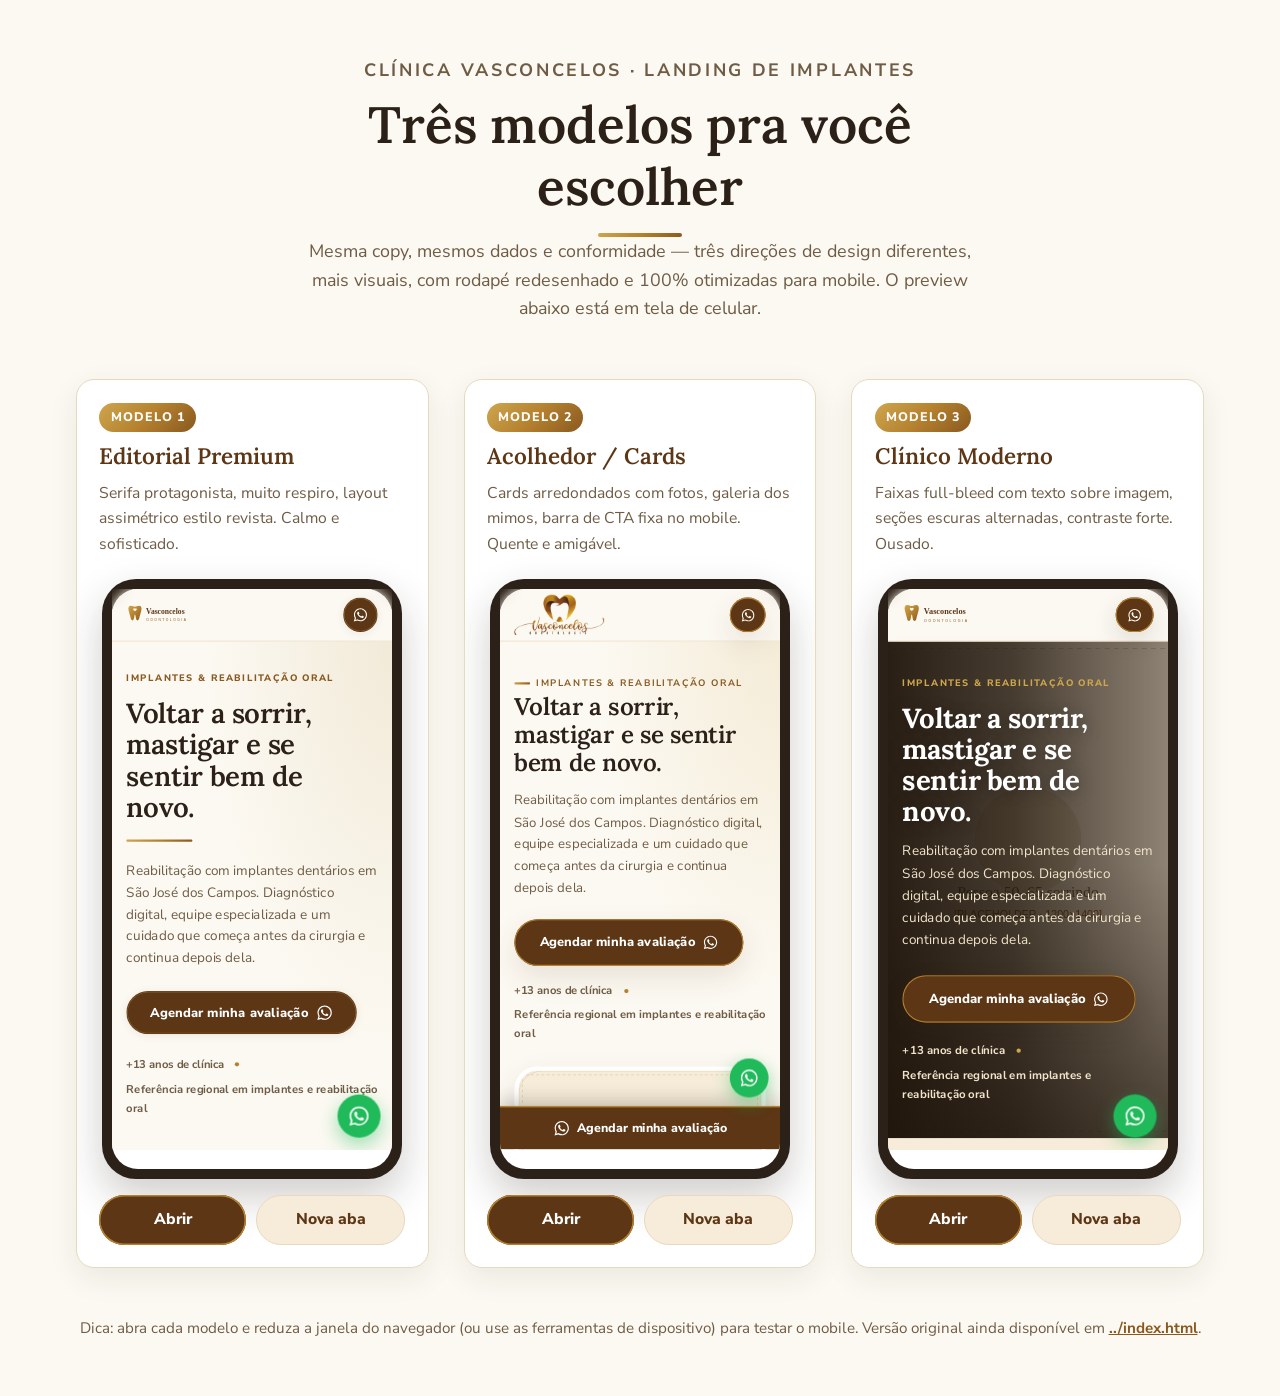
<file: modelos/index.html>
<!DOCTYPE html>
<html lang="pt-BR">
<head>
  <meta charset="UTF-8">
  <meta name="viewport" content="width=device-width, initial-scale=1.0">
  <title>Modelos — Clínica Vasconcelos</title>
  <meta name="robots" content="noindex, nofollow">
  <link rel="icon" type="image/svg+xml" href="../assets/favicon.svg">
  <link rel="preconnect" href="https://fonts.googleapis.com">
  <link rel="preconnect" href="https://fonts.gstatic.com" crossorigin>
  <link href="https://fonts.googleapis.com/css2?family=Lora:wght@500;600;700&family=Nunito+Sans:wght@400;600;700;800&display=swap" rel="stylesheet">
  <style>
    :root{
      --bg:#FCF9F2; --surface:#fff; --warm:#F6ECD9; --text:#2B2118; --muted:#6E5C45;
      --primary:#5C3615; --gold:#B5812F; --gold-deep:#89591F; --champagne:#DAC79D; --border:#E7D9BD;
      --gold-gradient:linear-gradient(135deg,#CEA64E 0%,#B5812F 50%,#89591F 100%);
      --font-display:'Lora',Georgia,serif; --font-body:'Nunito Sans',system-ui,Arial,sans-serif;
    }
    *,*::before,*::after{box-sizing:border-box} *{margin:0}
    body{font-family:var(--font-body);background:var(--bg);color:var(--text);line-height:1.6;-webkit-font-smoothing:antialiased}
    a{color:inherit}
    h1,h2,h3{font-family:var(--font-display);font-weight:600;line-height:1.2}
    .wrap{max-width:1240px;margin-inline:auto;padding:clamp(1.5rem,5vw,3.5rem)}
    .head{text-align:center;max-width:680px;margin-inline:auto;margin-bottom:clamp(2rem,5vw,3.5rem)}
    .eyebrow{font-weight:700;text-transform:uppercase;letter-spacing:.15em;font-size:.8rem;color:var(--gold-deep)}
    .head h1{font-size:clamp(2rem,5vw,3.2rem);margin:.6rem 0}
    .head p{color:var(--muted);font-size:1.12rem}
    .divider{width:84px;height:4px;border:0;border-radius:4px;background:var(--gold-gradient);margin:1rem auto 0}
    .grid{display:grid;gap:clamp(1.5rem,4vw,2.2rem);grid-template-columns:1fr}
    @media(min-width:760px){.grid{grid-template-columns:repeat(3,1fr)}}
    .card{background:var(--surface);border:1px solid var(--border);border-radius:18px;overflow:hidden;box-shadow:0 10px 30px rgba(43,33,24,.08);display:flex;flex-direction:column}
    .card__head{padding:1.4rem 1.4rem .2rem}
    .badge{display:inline-block;font-size:.78rem;font-weight:800;letter-spacing:.08em;text-transform:uppercase;color:#fff;background:var(--gold-gradient);padding:.3rem .7rem;border-radius:999px;margin-bottom:.7rem}
    .card h3{font-size:1.4rem;color:var(--primary)}
    .card__desc{color:var(--muted);font-size:.98rem;padding:.5rem 1.4rem 1rem}
    /* preview em moldura de celular */
    .phone{margin:.4rem auto 1rem;width:300px;max-width:88%;aspect-ratio:300/600;background:#2B2118;border-radius:34px;padding:10px;box-shadow:0 18px 40px rgba(43,33,24,.22)}
    .phone__screen{width:100%;height:100%;border-radius:26px;overflow:hidden;background:#fff;position:relative}
    .phone__screen iframe{position:absolute;top:0;left:0;width:390px;height:780px;border:0;transform:scale(.718);transform-origin:top left}
    .actions{margin-top:auto;display:flex;gap:.6rem;padding:0 1.4rem 1.4rem}
    .btn{flex:1;display:inline-flex;align-items:center;justify-content:center;min-height:48px;padding:.7rem 1rem;border-radius:999px;font-weight:800;text-decoration:none;font-size:.98rem;transition:transform .15s ease,background-color .2s ease}
    .btn--primary{background:var(--primary);color:#fff;box-shadow:inset 0 0 0 1.5px var(--gold)}
    .btn--primary:hover{background:#43270F;transform:translateY(-2px)}
    .btn--ghost{background:var(--warm);color:var(--primary);border:1px solid var(--border)}
    .btn--ghost:hover{transform:translateY(-2px)}
    .note{text-align:center;color:var(--muted);font-size:.95rem;margin-top:clamp(2rem,5vw,3rem)}
    .note a{color:var(--gold-deep);font-weight:700}
  </style>
</head>
<body>
  <div class="wrap">
    <header class="head">
      <p class="eyebrow">Clínica Vasconcelos · Landing de Implantes</p>
      <h1>Três modelos pra você escolher</h1>
      <hr class="divider">
      <p>Mesma copy, mesmos dados e conformidade — três direções de design diferentes, mais visuais, com rodapé redesenhado e 100% otimizadas para mobile. O preview abaixo está em tela de celular.</p>
    </header>

    <div class="grid">
      <article class="card">
        <div class="card__head"><span class="badge">Modelo 1</span><h3>Editorial Premium</h3></div>
        <p class="card__desc">Serifa protagonista, muito respiro, layout assimétrico estilo revista. Calmo e sofisticado.</p>
        <div class="phone"><div class="phone__screen"><iframe src="modelo-1/index.html" title="Preview Modelo 1" loading="lazy"></iframe></div></div>
        <div class="actions">
          <a class="btn btn--primary" href="modelo-1/index.html">Abrir</a>
          <a class="btn btn--ghost" href="modelo-1/index.html" target="_blank" rel="noopener">Nova aba</a>
        </div>
      </article>

      <article class="card">
        <div class="card__head"><span class="badge">Modelo 2</span><h3>Acolhedor / Cards</h3></div>
        <p class="card__desc">Cards arredondados com fotos, galeria dos mimos, barra de CTA fixa no mobile. Quente e amigável.</p>
        <div class="phone"><div class="phone__screen"><iframe src="modelo-2/index.html" title="Preview Modelo 2" loading="lazy"></iframe></div></div>
        <div class="actions">
          <a class="btn btn--primary" href="modelo-2/index.html">Abrir</a>
          <a class="btn btn--ghost" href="modelo-2/index.html" target="_blank" rel="noopener">Nova aba</a>
        </div>
      </article>

      <article class="card">
        <div class="card__head"><span class="badge">Modelo 3</span><h3>Clínico Moderno</h3></div>
        <p class="card__desc">Faixas full-bleed com texto sobre imagem, seções escuras alternadas, contraste forte. Ousado.</p>
        <div class="phone"><div class="phone__screen"><iframe src="modelo-3/index.html" title="Preview Modelo 3" loading="lazy"></iframe></div></div>
        <div class="actions">
          <a class="btn btn--primary" href="modelo-3/index.html">Abrir</a>
          <a class="btn btn--ghost" href="modelo-3/index.html" target="_blank" rel="noopener">Nova aba</a>
        </div>
      </article>
    </div>

    <p class="note">Dica: abra cada modelo e reduza a janela do navegador (ou use as ferramentas de dispositivo) para testar o mobile. Versão original ainda disponível em <a href="../index.html">../index.html</a>.</p>
  </div>
</body>
</html>
</file>
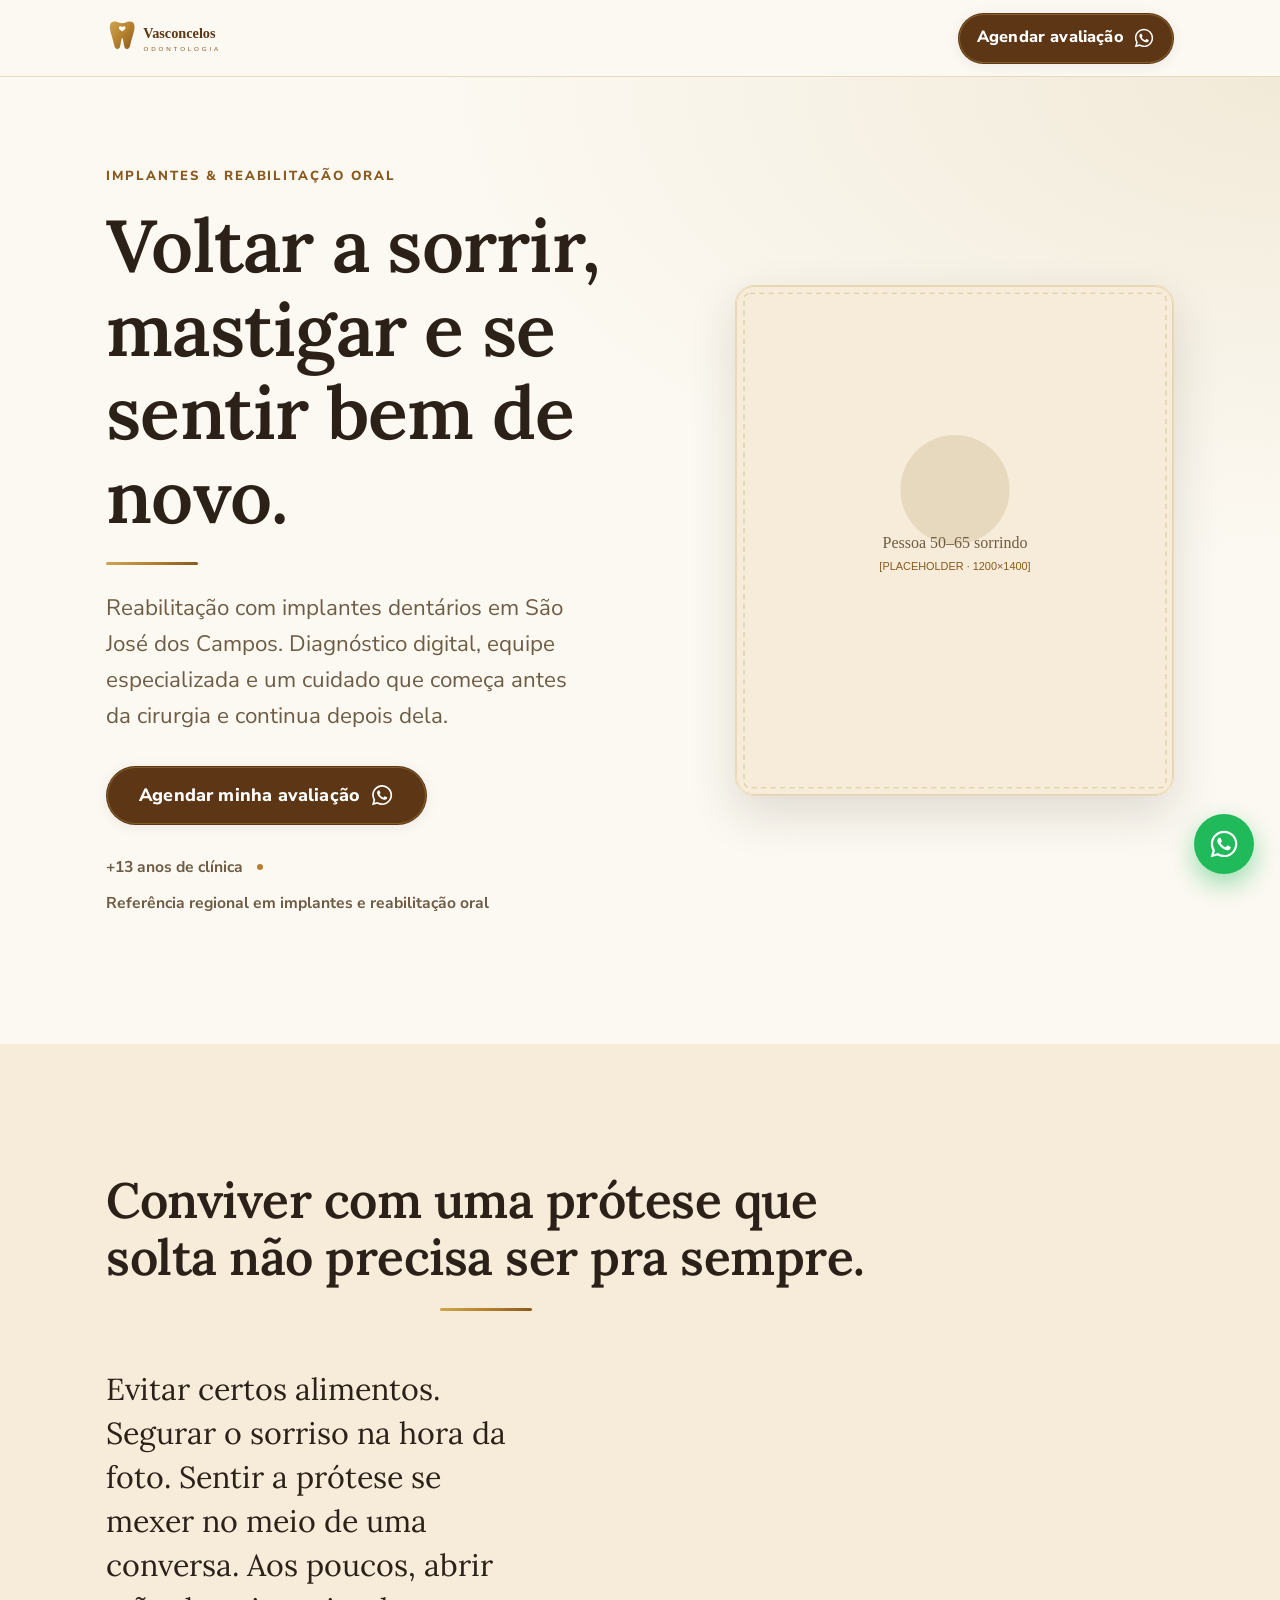
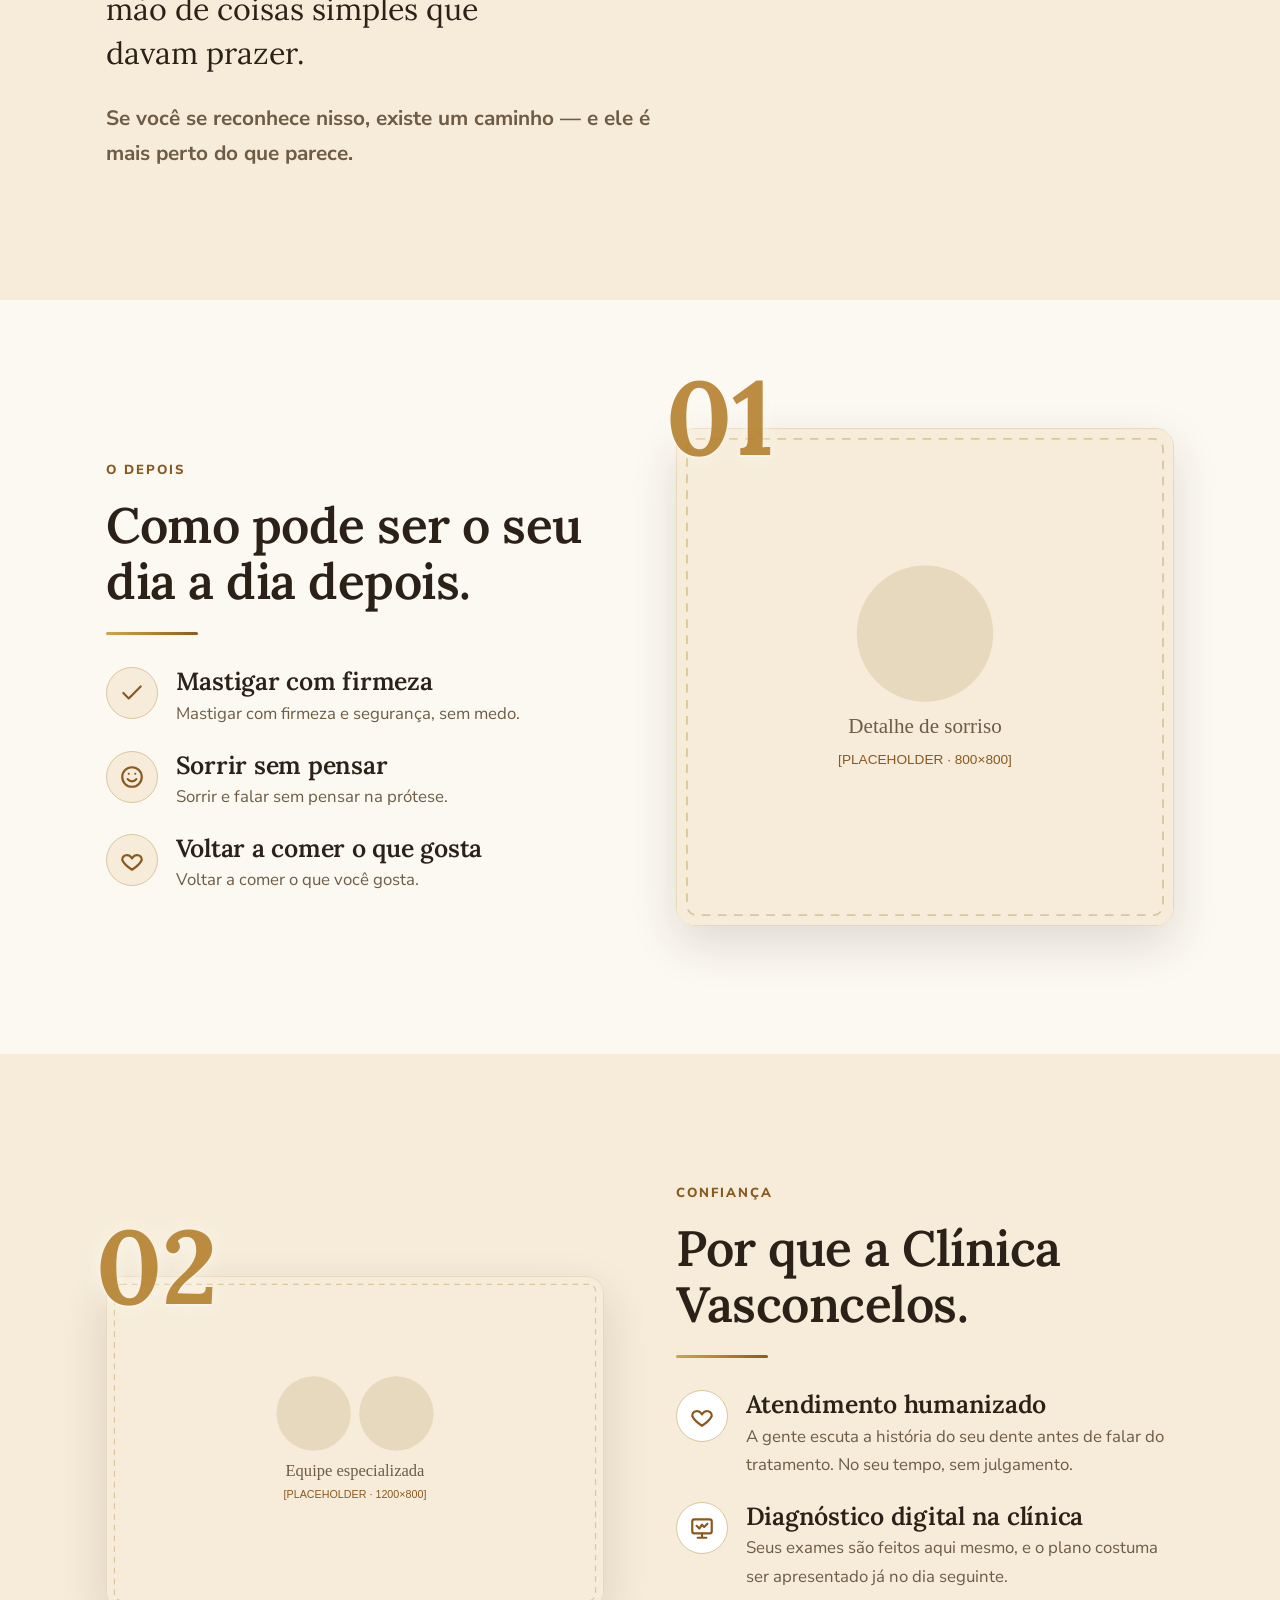
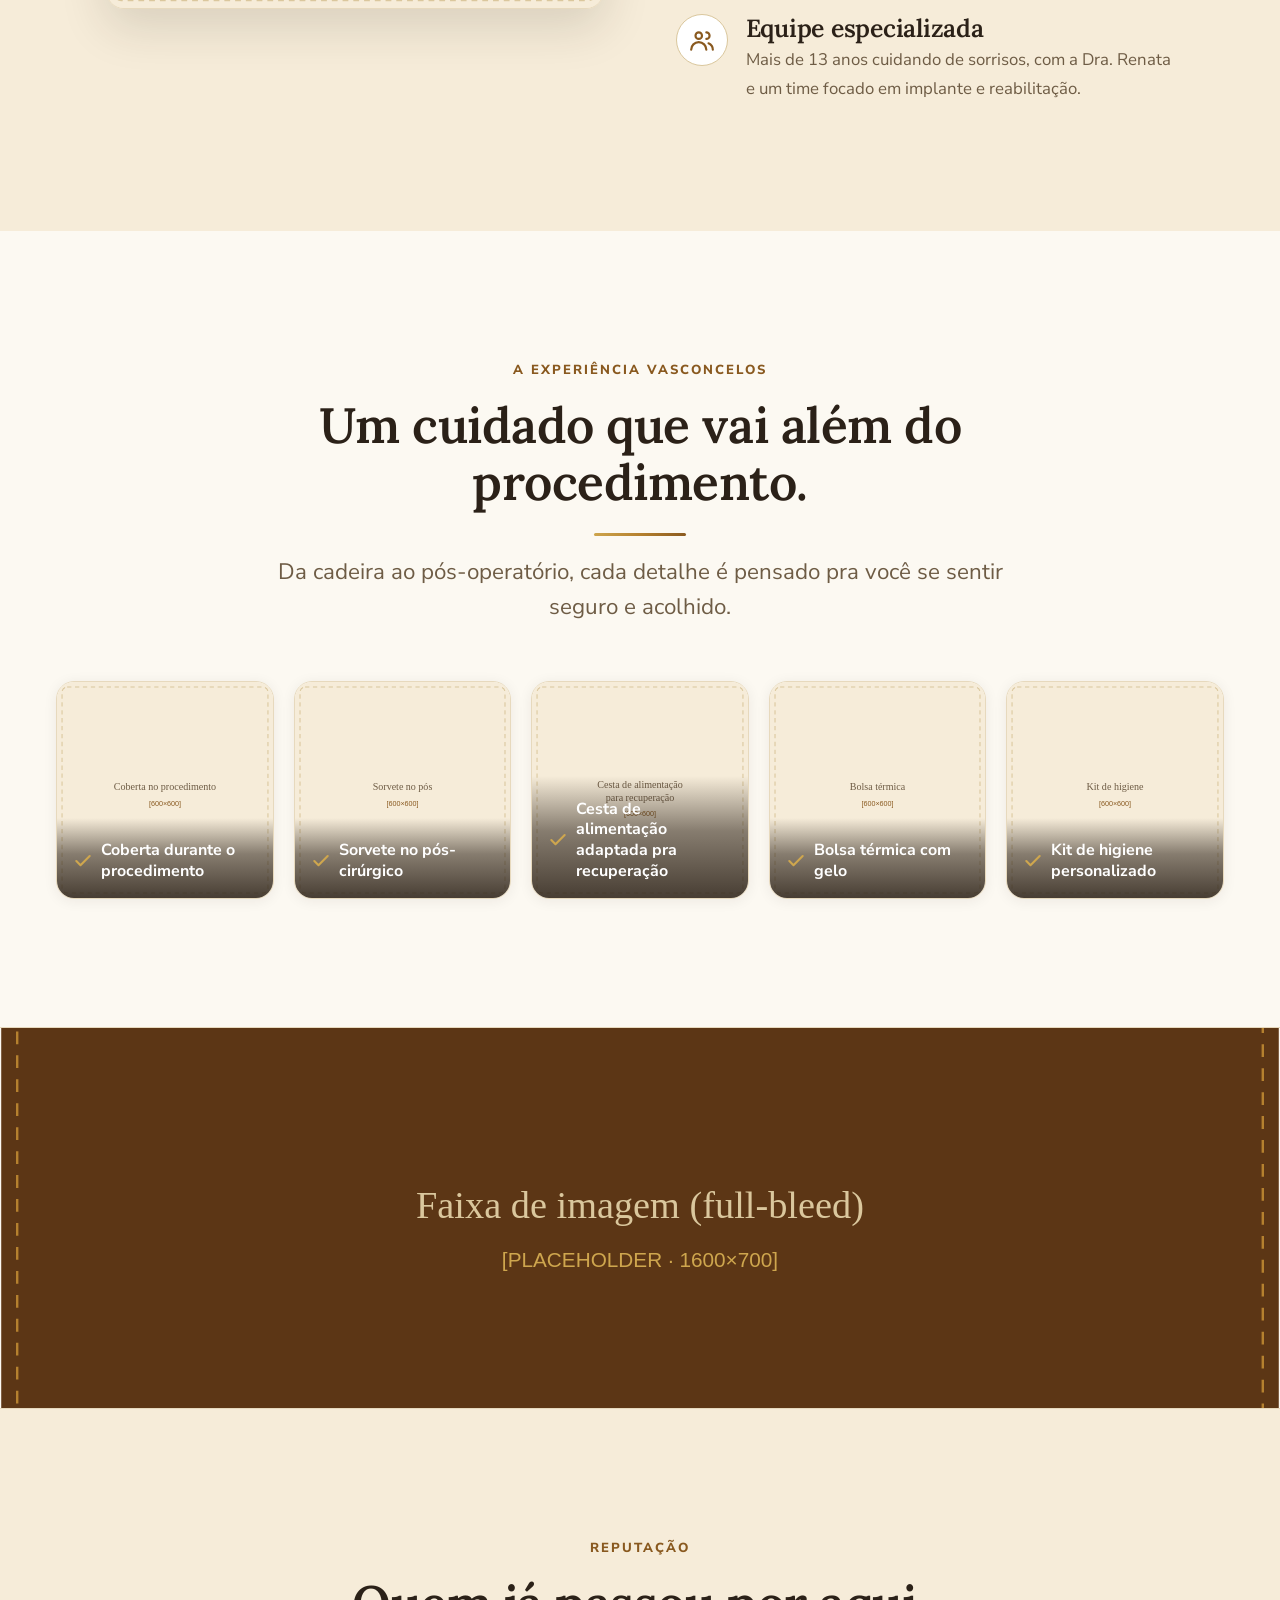
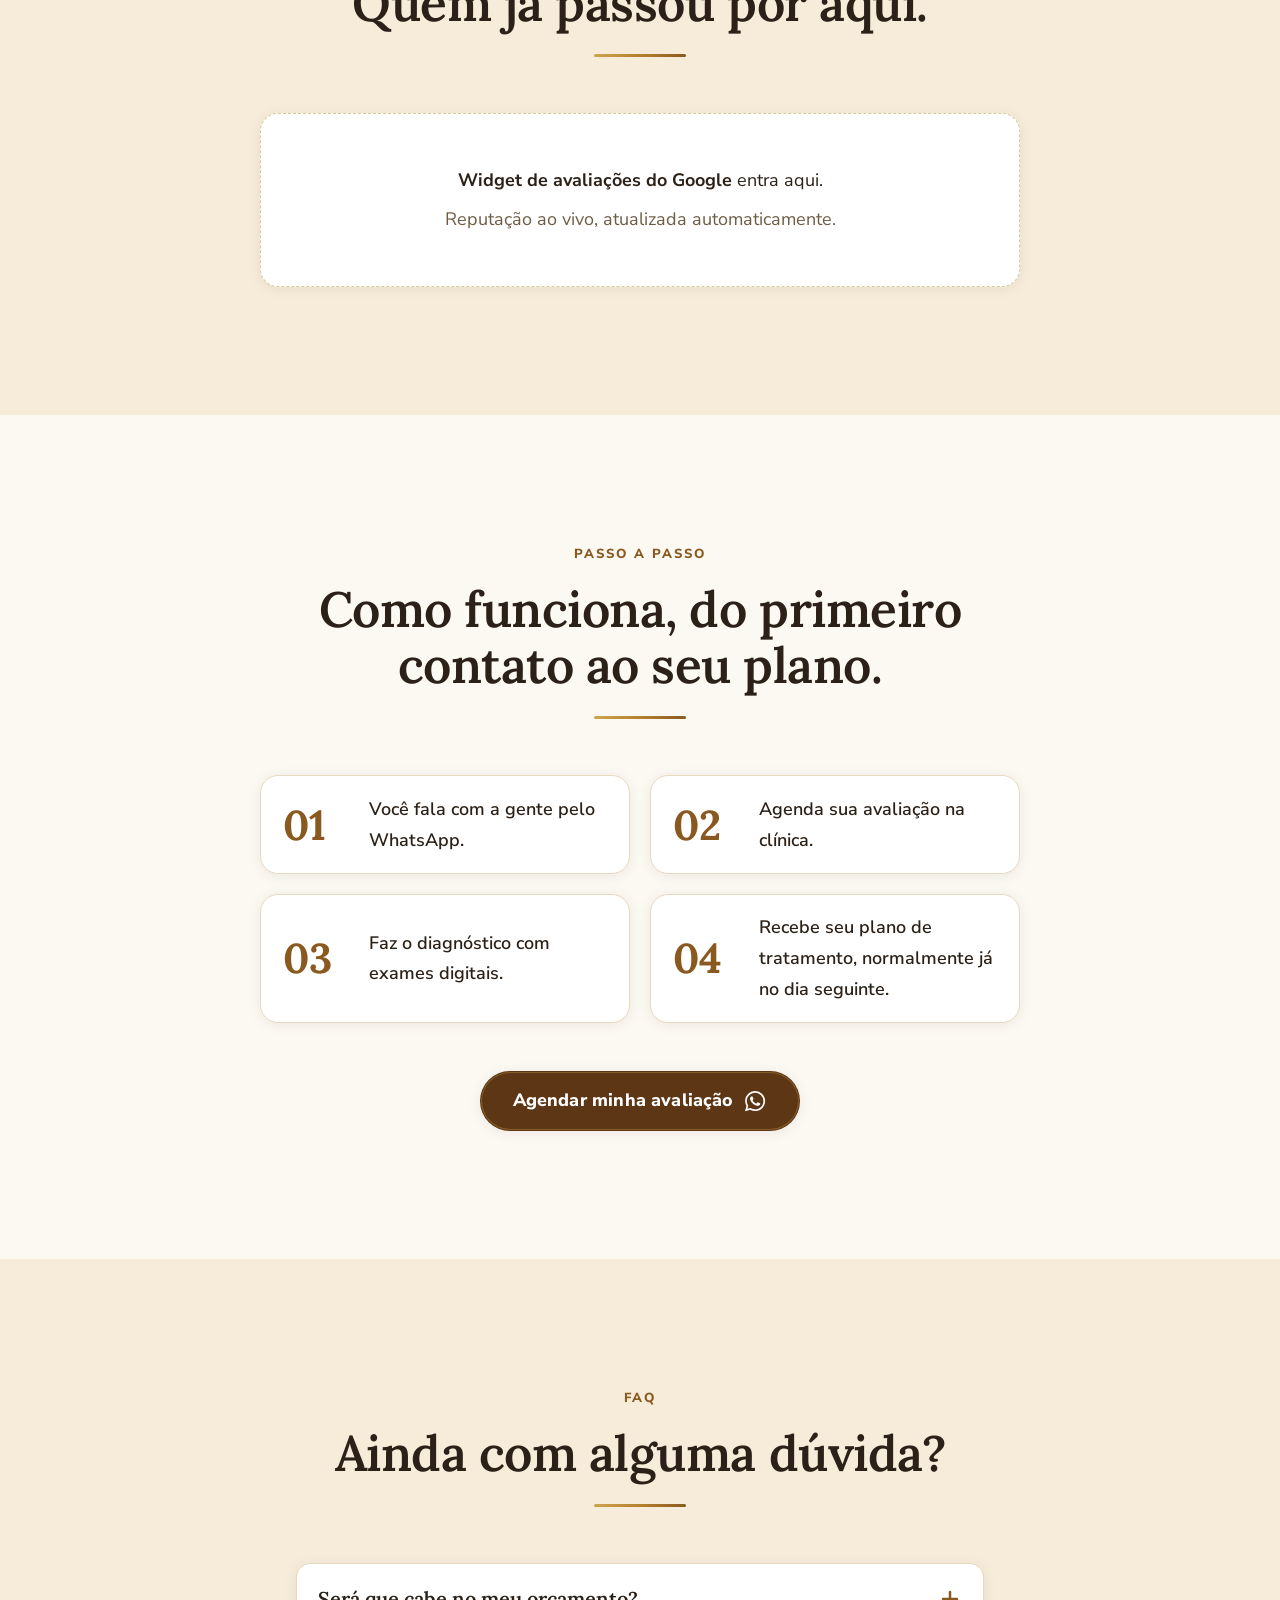
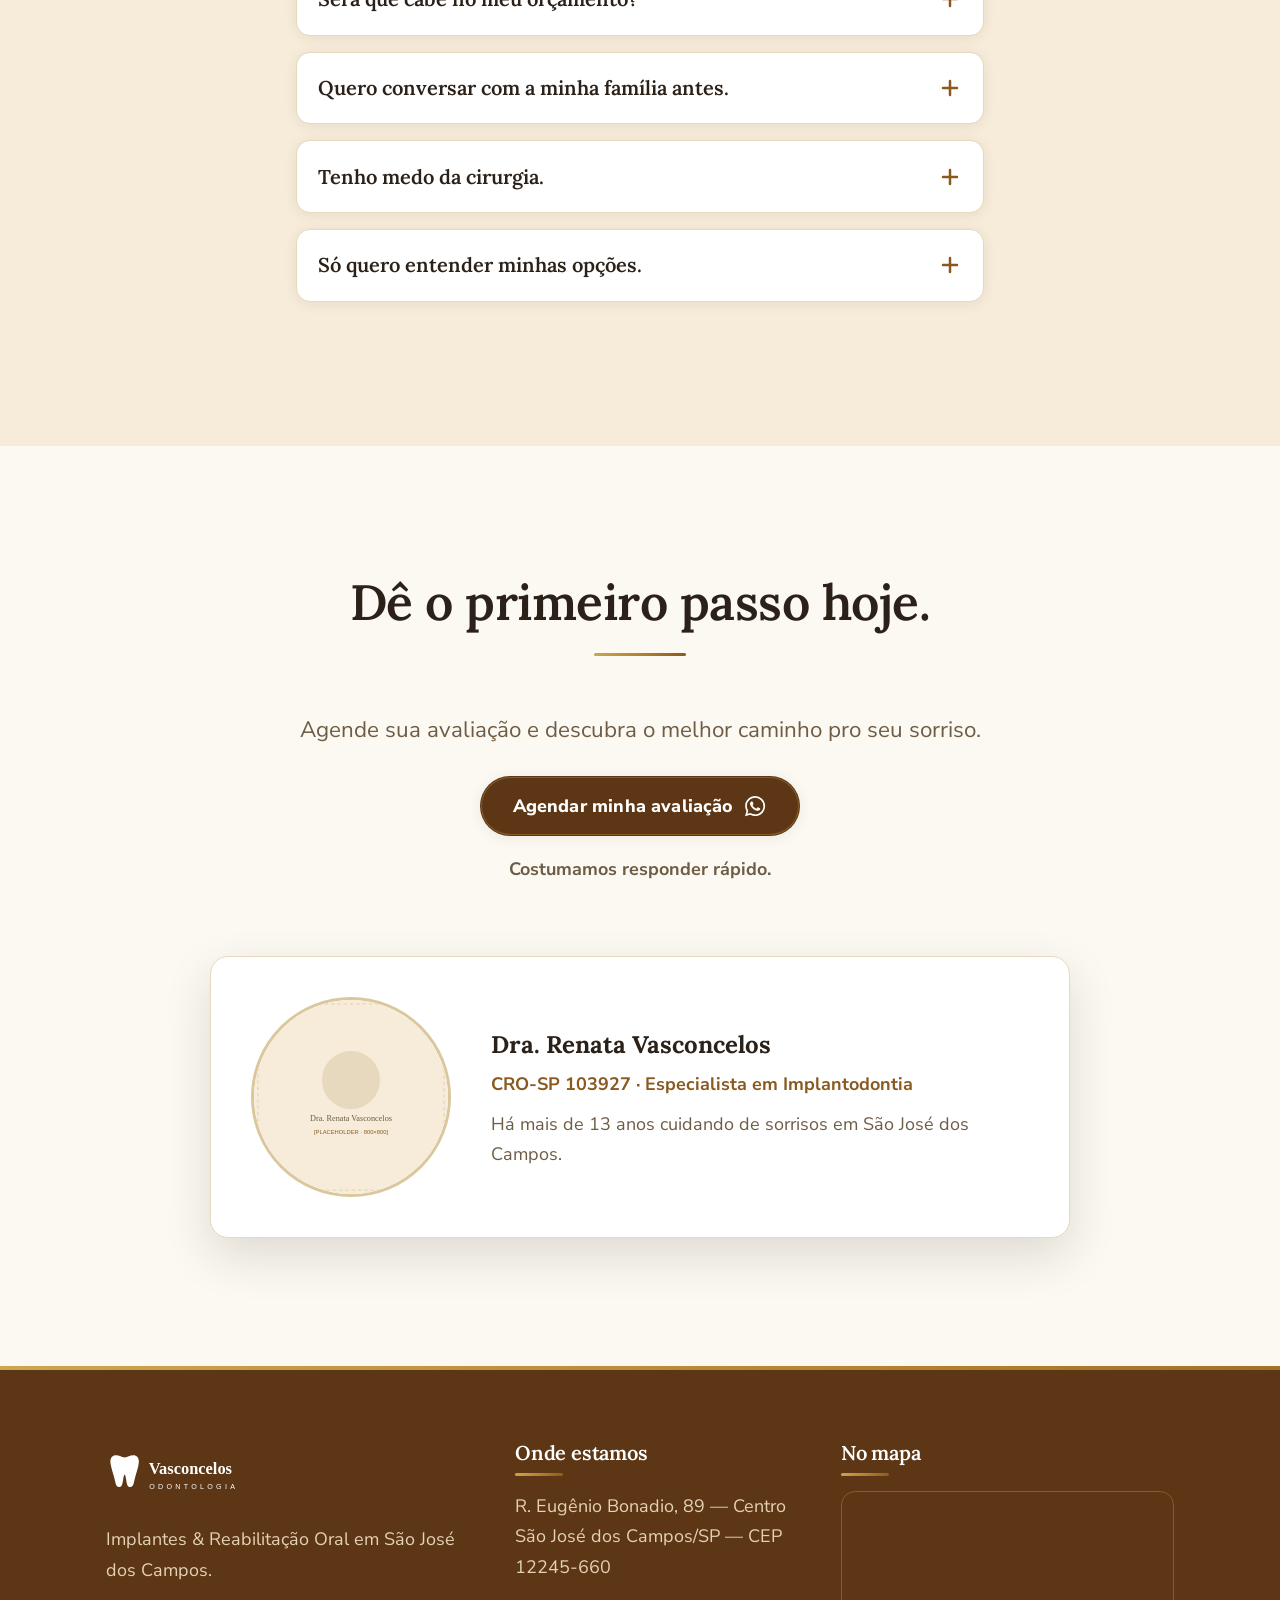
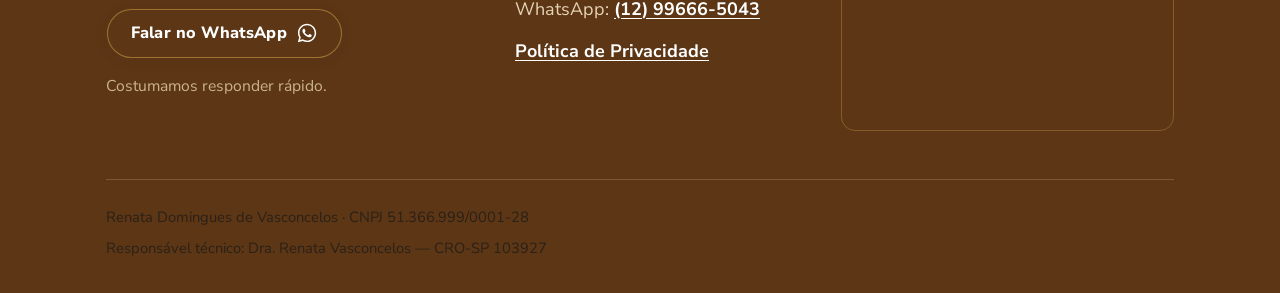
<file: modelos/modelo-1/index.html>
<!DOCTYPE html>
<html lang="pt-BR">
<head>
  <meta charset="UTF-8">
  <meta name="viewport" content="width=device-width, initial-scale=1.0">

  <!-- SEO (§8) -->
  <title>Implantes Dentários em São José dos Campos | Clínica Vasconcelos</title>
  <meta name="description" content="Reabilitação com implantes dentários em São José dos Campos. Atendimento humanizado, diagnóstico digital e equipe especializada. Agende sua avaliação.">
  <link rel="canonical" href="https://SEU-DOMINIO.com.br/">

  <!-- Open Graph (§8) -->
  <meta property="og:title" content="Implantes Dentários em São José dos Campos | Clínica Vasconcelos">
  <meta property="og:description" content="Reabilitação com implantes dentários em São José dos Campos. Atendimento humanizado, diagnóstico digital e equipe especializada. Agende sua avaliação.">
  <meta property="og:image" content="../../assets/img/og.svg">
  <meta property="og:type" content="website">
  <meta property="og:locale" content="pt_BR">
  <meta property="og:url" content="https://SEU-DOMINIO.com.br/">

  <!-- Favicon (derivar do ícone dente-coração da logo) -->
  <link rel="icon" type="image/svg+xml" href="../../assets/favicon.svg">

  <!-- Fontes (§5): Lora (títulos) + Nunito Sans (corpo/labels), display=swap -->
  <link rel="preconnect" href="https://fonts.googleapis.com">
  <link rel="preconnect" href="https://fonts.gstatic.com" crossorigin>
  <link href="https://fonts.googleapis.com/css2?family=Lora:wght@500;600;700&family=Nunito+Sans:wght@400;600;700;800&display=swap" rel="stylesheet">

  <link rel="stylesheet" href="style.css">

  <!-- ===== TRACKING (§9) — ativar depois ===== -->
  <!-- Meta Pixel: inserir depois -->
  <!-- Google Tag / GA4: inserir depois -->
  <!-- ========================================= -->

  <!-- Schema.org Dentist / LocalBusiness (§8) -->
  <script type="application/ld+json">
  {
    "@context": "https://schema.org",
    "@type": "Dentist",
    "name": "Clínica Vasconcelos Odontologia",
    "image": "https://SEU-DOMINIO.com.br/assets/img/og.svg",
    "url": "https://SEU-DOMINIO.com.br/",
    "telephone": "+5512996665043",
    "address": {
      "@type": "PostalAddress",
      "streetAddress": "R. Eugênio Bonadio, 89 — Centro",
      "addressLocality": "São José dos Campos",
      "addressRegion": "SP",
      "postalCode": "12245-660",
      "addressCountry": "BR"
    },
    "areaServed": ["São José dos Campos", "Jacareí", "São Francisco Xavier"],
    "medicalSpecialty": "Dentistry",
    "founder": {
      "@type": "Person",
      "name": "Dra. Renata Vasconcelos",
      "jobTitle": "Cirurgiã-dentista — CRO-SP 103927"
    }
  }
  </script>
</head>

<body>

  <!-- ============ HEADER ============ -->
  <header class="header">
    <div class="container header__inner">
      <a class="header__logo" href="#top" aria-label="Clínica Vasconcelos Odontologia — início">
        <img src="../../assets/logo.svg" alt="Clínica Vasconcelos Odontologia" width="220" height="63">
      </a>
      <a class="btn btn--primary" data-cta="header"
         href="https://wa.me/5512996665043?text=Ol%C3%A1!%20Vim%20pelo%20site%20e%20gostaria%20de%20agendar%20uma%20avalia%C3%A7%C3%A3o%20de%20implante.">
        <span class="header__cta-text">Agendar avaliação</span>
        <svg class="btn__icon" viewBox="0 0 24 24" fill="currentColor" aria-hidden="true"><path d="M19.05 4.91A9.82 9.82 0 0 0 12.04 2C6.58 2 2.13 6.45 2.13 11.91c0 1.75.46 3.45 1.32 4.95L2 22l5.25-1.38a9.9 9.9 0 0 0 4.79 1.22h.01c5.46 0 9.91-4.45 9.91-9.91 0-2.65-1.03-5.14-2.91-7.02ZM12.04 20.15c-1.48 0-2.93-.4-4.2-1.15l-.3-.18-3.12.82.83-3.04-.2-.31a8.18 8.18 0 0 1-1.26-4.38c0-4.54 3.7-8.24 8.25-8.24 2.2 0 4.27.86 5.83 2.42a8.2 8.2 0 0 1 2.41 5.83c0 4.54-3.7 8.41-8.25 8.41Zm4.52-6.16c-.25-.12-1.47-.72-1.69-.81-.23-.08-.39-.12-.56.13-.16.25-.64.81-.79.97-.14.17-.29.19-.54.06-.25-.12-1.05-.39-1.99-1.23-.74-.66-1.23-1.47-1.38-1.72-.14-.25-.01-.38.11-.51.11-.11.25-.29.37-.43.13-.14.17-.25.25-.41.08-.17.04-.31-.02-.43-.06-.12-.56-1.34-.76-1.84-.2-.48-.41-.42-.56-.43h-.48c-.17 0-.43.06-.66.31-.23.25-.86.85-.86 2.07 0 1.22.89 2.4 1.01 2.56.12.17 1.75 2.67 4.23 3.74.59.26 1.05.41 1.41.52.59.19 1.13.16 1.56.1.48-.07 1.47-.6 1.68-1.18.21-.58.21-1.07.14-1.18-.06-.11-.22-.17-.47-.29Z"/></svg>
      </a>
    </div>
  </header>

  <main id="top">

    <!-- ============ §1 HERO ============ -->
    <section class="hero">
      <div class="container hero__grid">
        <div class="hero__copy reveal">
          <p class="eyebrow">Implantes &amp; Reabilitação Oral</p>
          <h1 class="hero__title">Voltar a sorrir, mastigar e se sentir bem de novo.</h1>
          <hr class="divider divider--left">
          <p class="lead hero__sub">Reabilitação com implantes dentários em São José dos Campos. Diagnóstico digital, equipe especializada e um cuidado que começa antes da cirurgia e continua depois dela.</p>
          <a class="btn btn--primary btn--lg" data-cta="hero"
             href="https://wa.me/5512996665043?text=Ol%C3%A1!%20Vim%20pelo%20site%20e%20gostaria%20de%20agendar%20uma%20avalia%C3%A7%C3%A3o%20de%20implante.">
            Agendar minha avaliação
            <svg class="btn__icon" viewBox="0 0 24 24" fill="currentColor" aria-hidden="true"><path d="M19.05 4.91A9.82 9.82 0 0 0 12.04 2C6.58 2 2.13 6.45 2.13 11.91c0 1.75.46 3.45 1.32 4.95L2 22l5.25-1.38a9.9 9.9 0 0 0 4.79 1.22h.01c5.46 0 9.91-4.45 9.91-9.91 0-2.65-1.03-5.14-2.91-7.02ZM12.04 20.15c-1.48 0-2.93-.4-4.2-1.15l-.3-.18-3.12.82.83-3.04-.2-.31a8.18 8.18 0 0 1-1.26-4.38c0-4.54 3.7-8.24 8.25-8.24 2.2 0 4.27.86 5.83 2.42a8.2 8.2 0 0 1 2.41 5.83c0 4.54-3.7 8.41-8.25 8.41Zm4.52-6.16c-.25-.12-1.47-.72-1.69-.81-.23-.08-.39-.12-.56.13-.16.25-.64.81-.79.97-.14.17-.29.19-.54.06-.25-.12-1.05-.39-1.99-1.23-.74-.66-1.23-1.47-1.38-1.72-.14-.25-.01-.38.11-.51.11-.11.25-.29.37-.43.13-.14.17-.25.25-.41.08-.17.04-.31-.02-.43-.06-.12-.56-1.34-.76-1.84-.2-.48-.41-.42-.56-.43h-.48c-.17 0-.43.06-.66.31-.23.25-.86.85-.86 2.07 0 1.22.89 2.4 1.01 2.56.12.17 1.75 2.67 4.23 3.74.59.26 1.05.41 1.41.52.59.19 1.13.16 1.56.1.48-.07 1.47-.6 1.68-1.18.21-.58.21-1.07.14-1.18-.06-.11-.22-.17-.47-.29Z"/></svg>
          </a>
          <p class="hero__trust">
            <span>+13 anos de clínica</span>
            <span class="dot" aria-hidden="true"></span>
            <span>Referência regional em implantes e reabilitação oral</span>
          </p>
        </div>
        <figure class="hero__media reveal">
          <!-- [PLACEHOLDER] pessoa 50–65 anos sorrindo com naturalidade -->
          <img src="../../assets/img/hero.svg" width="1200" height="1400"
               alt="Pessoa entre 50 e 65 anos sorrindo com naturalidade">
        </figure>
      </div>
    </section>

    <!-- ============ §2 IDENTIFICAÇÃO ============ -->
    <section class="section section--warm">
      <div class="container reveal">
        <div class="section__head">
          <h2>Conviver com uma prótese que solta não precisa ser pra sempre.</h2>
          <hr class="divider">
        </div>
        <p class="identify__body">Evitar certos alimentos. Segurar o sorriso na hora da foto. Sentir a prótese se mexer no meio de uma conversa. Aos poucos, abrir mão de coisas simples que davam prazer.</p>
        <p class="identify__close">Se você se reconhece nisso, existe um caminho — e ele é mais perto do que parece.</p>
      </div>
    </section>

    <!-- ============ §3 A TRANSFORMAÇÃO ============ -->
    <section class="section">
      <div class="container">
        <div class="editorial editorial--reverse">
          <figure class="editorial__media reveal">
            <span class="editorial__num" aria-hidden="true">01</span>
            <img src="../../assets/img/sorriso.svg" width="800" height="800" loading="lazy"
                 alt="Sorriso natural de paciente após reabilitação">
          </figure>
          <div class="editorial__copy reveal">
            <p class="eyebrow">O depois</p>
            <h2>Como pode ser o seu dia a dia depois.</h2>
            <hr class="divider divider--left">
            <ul class="cards cards--stack">
              <li class="card">
                <span class="card__icon" aria-hidden="true"><svg viewBox="0 0 24 24" fill="none" stroke="currentColor" stroke-width="2" stroke-linecap="round" stroke-linejoin="round"><path d="M20 6 9 17l-5-5"/></svg></span>
                <div>
                  <h3>Mastigar com firmeza</h3>
                  <p>Mastigar com firmeza e segurança, sem medo.</p>
                </div>
              </li>
              <li class="card">
                <span class="card__icon" aria-hidden="true"><svg viewBox="0 0 24 24" fill="none" stroke="currentColor" stroke-width="2" stroke-linecap="round" stroke-linejoin="round"><circle cx="12" cy="12" r="9"/><path d="M8 14s1.5 2 4 2 4-2 4-2"/><path d="M9 9h.01M15 9h.01"/></svg></span>
                <div>
                  <h3>Sorrir sem pensar</h3>
                  <p>Sorrir e falar sem pensar na prótese.</p>
                </div>
              </li>
              <li class="card">
                <span class="card__icon" aria-hidden="true"><svg viewBox="0 0 24 24" fill="none" stroke="currentColor" stroke-width="2" stroke-linecap="round" stroke-linejoin="round"><path d="M12 21s-7-4.5-9-9a4.5 4.5 0 0 1 8.3-2.4l.7 1 .7-1A4.5 4.5 0 0 1 21 12c-2 4.5-9 9-9 9Z"/></svg></span>
                <div>
                  <h3>Voltar a comer o que gosta</h3>
                  <p>Voltar a comer o que você gosta.</p>
                </div>
              </li>
            </ul>
          </div>
        </div>
      </div>
    </section>

    <!-- ============ §4 POR QUE A CLÍNICA VASCONCELOS ============ -->
    <section class="section section--warm">
      <div class="container">
        <div class="editorial">
          <figure class="editorial__media reveal">
            <span class="editorial__num" aria-hidden="true">02</span>
            <img src="../../assets/img/equipe.svg" width="1200" height="800" loading="lazy"
                 alt="Equipe da Clínica Vasconcelos no atendimento">
          </figure>
          <div class="editorial__copy reveal">
            <p class="eyebrow">Confiança</p>
            <h2>Por que a Clínica Vasconcelos.</h2>
            <hr class="divider divider--left">
            <ul class="cards cards--stack">
              <li class="card">
                <span class="card__icon" aria-hidden="true"><svg viewBox="0 0 24 24" fill="none" stroke="currentColor" stroke-width="2" stroke-linecap="round" stroke-linejoin="round"><path d="M12 21s-7-4.5-9-9a4.5 4.5 0 0 1 8.3-2.4l.7 1 .7-1A4.5 4.5 0 0 1 21 12c-2 4.5-9 9-9 9Z"/></svg></span>
                <div>
                  <h3>Atendimento humanizado</h3>
                  <p>A gente escuta a história do seu dente antes de falar do tratamento. No seu tempo, sem julgamento.</p>
                </div>
              </li>
              <li class="card">
                <span class="card__icon" aria-hidden="true"><svg viewBox="0 0 24 24" fill="none" stroke="currentColor" stroke-width="2" stroke-linecap="round" stroke-linejoin="round"><rect x="3" y="4" width="18" height="13" rx="2"/><path d="M8 21h8M12 17v4"/><path d="M7 10l2.5 2.5L12 9l2 2 3-3"/></svg></span>
                <div>
                  <h3>Diagnóstico digital na clínica</h3>
                  <p>Seus exames são feitos aqui mesmo, e o plano costuma ser apresentado já no dia seguinte.</p>
                </div>
              </li>
              <li class="card">
                <span class="card__icon" aria-hidden="true"><svg viewBox="0 0 24 24" fill="none" stroke="currentColor" stroke-width="2" stroke-linecap="round" stroke-linejoin="round"><circle cx="9" cy="8" r="3"/><path d="M2 21a7 7 0 0 1 14 0"/><path d="M16 5a3 3 0 0 1 0 6M22 21a6.5 6.5 0 0 0-4-6"/></svg></span>
                <div>
                  <h3>Equipe especializada</h3>
                  <p>Mais de 13 anos cuidando de sorrisos, com a Dra. Renata e um time focado em implante e reabilitação.</p>
                </div>
              </li>
            </ul>
          </div>
        </div>
      </div>
    </section>

    <!-- ============ §5 A EXPERIÊNCIA VASCONCELOS ============ -->
    <section class="section section--center">
      <div class="container">
        <div class="section__head reveal">
          <p class="eyebrow">A experiência Vasconcelos</p>
          <h2>Um cuidado que vai além do procedimento.</h2>
          <hr class="divider">
          <p class="lead">Da cadeira ao pós-operatório, cada detalhe é pensado pra você se sentir seguro e acolhido.</p>
        </div>
      </div>
      <ul class="exp__grid reveal">
        <li class="exp__item">
          <img src="../../assets/img/exp-1.svg" width="600" height="600" loading="lazy" alt="Coberta oferecida ao paciente durante o procedimento">
          <span class="exp__label"><svg viewBox="0 0 24 24" fill="none" stroke="currentColor" stroke-width="2.5" stroke-linecap="round" stroke-linejoin="round" aria-hidden="true"><path d="M20 6 9 17l-5-5"/></svg>Coberta durante o procedimento</span>
        </li>
        <li class="exp__item">
          <img src="../../assets/img/exp-2.svg" width="600" height="600" loading="lazy" alt="Sorvete oferecido no pós-cirúrgico">
          <span class="exp__label"><svg viewBox="0 0 24 24" fill="none" stroke="currentColor" stroke-width="2.5" stroke-linecap="round" stroke-linejoin="round" aria-hidden="true"><path d="M20 6 9 17l-5-5"/></svg>Sorvete no pós-cirúrgico</span>
        </li>
        <li class="exp__item">
          <img src="../../assets/img/exp-3.svg" width="600" height="600" loading="lazy" alt="Cesta de alimentação adaptada para a recuperação">
          <span class="exp__label"><svg viewBox="0 0 24 24" fill="none" stroke="currentColor" stroke-width="2.5" stroke-linecap="round" stroke-linejoin="round" aria-hidden="true"><path d="M20 6 9 17l-5-5"/></svg>Cesta de alimentação adaptada pra recuperação</span>
        </li>
        <li class="exp__item">
          <img src="../../assets/img/exp-4.svg" width="600" height="600" loading="lazy" alt="Bolsa térmica com gelo para o pós-operatório">
          <span class="exp__label"><svg viewBox="0 0 24 24" fill="none" stroke="currentColor" stroke-width="2.5" stroke-linecap="round" stroke-linejoin="round" aria-hidden="true"><path d="M20 6 9 17l-5-5"/></svg>Bolsa térmica com gelo</span>
        </li>
        <li class="exp__item">
          <img src="../../assets/img/exp-5.svg" width="600" height="600" loading="lazy" alt="Kit de higiene personalizado para o paciente">
          <span class="exp__label"><svg viewBox="0 0 24 24" fill="none" stroke="currentColor" stroke-width="2.5" stroke-linecap="round" stroke-linejoin="round" aria-hidden="true"><path d="M20 6 9 17l-5-5"/></svg>Kit de higiene personalizado</span>
        </li>
      </ul>
    </section>

    <!-- ============ FAIXA VISUAL ============ -->
    <section class="band" aria-hidden="true">
      <img src="../../assets/img/band.svg" width="1600" height="700" loading="lazy" alt="">
    </section>

    <!-- ============ §6 PROVA SOCIAL ============ -->
    <section class="section section--warm section--center">
      <div class="container">
        <div class="section__head reveal">
          <p class="eyebrow">Reputação</p>
          <h2>Quem já passou por aqui.</h2>
          <hr class="divider">
        </div>
        <!-- TODO: embutir o widget de avaliações do Google quando houver config.
             Depois, complementar com 1–2 depoimentos específicos de implante. -->
        <div class="reviews__widget reveal">
          <p><strong>Widget de avaliações do Google</strong> entra aqui.</p>
          <p>Reputação ao vivo, atualizada automaticamente.</p>
        </div>
      </div>
    </section>

    <!-- ============ §7 COMO FUNCIONA ============ -->
    <section class="section section--center">
      <div class="container">
        <div class="section__head reveal">
          <p class="eyebrow">Passo a passo</p>
          <h2>Como funciona, do primeiro contato ao seu plano.</h2>
          <hr class="divider">
        </div>
        <ol class="steps">
          <li class="step reveal"><span class="step__num" aria-hidden="true">01</span><p>Você fala com a gente pelo WhatsApp.</p></li>
          <li class="step reveal"><span class="step__num" aria-hidden="true">02</span><p>Agenda sua avaliação na clínica.</p></li>
          <li class="step reveal"><span class="step__num" aria-hidden="true">03</span><p>Faz o diagnóstico com exames digitais.</p></li>
          <li class="step reveal"><span class="step__num" aria-hidden="true">04</span><p>Recebe seu plano de tratamento, normalmente já no dia seguinte.</p></li>
        </ol>
        <div class="steps__cta reveal">
          <a class="btn btn--primary btn--lg" data-cta="como-funciona"
             href="https://wa.me/5512996665043?text=Ol%C3%A1!%20Vim%20pelo%20site%20e%20gostaria%20de%20agendar%20uma%20avalia%C3%A7%C3%A3o%20de%20implante.">
            Agendar minha avaliação
            <svg class="btn__icon" viewBox="0 0 24 24" fill="currentColor" aria-hidden="true"><path d="M19.05 4.91A9.82 9.82 0 0 0 12.04 2C6.58 2 2.13 6.45 2.13 11.91c0 1.75.46 3.45 1.32 4.95L2 22l5.25-1.38a9.9 9.9 0 0 0 4.79 1.22h.01c5.46 0 9.91-4.45 9.91-9.91 0-2.65-1.03-5.14-2.91-7.02ZM12.04 20.15c-1.48 0-2.93-.4-4.2-1.15l-.3-.18-3.12.82.83-3.04-.2-.31a8.18 8.18 0 0 1-1.26-4.38c0-4.54 3.7-8.24 8.25-8.24 2.2 0 4.27.86 5.83 2.42a8.2 8.2 0 0 1 2.41 5.83c0 4.54-3.7 8.41-8.25 8.41Zm4.52-6.16c-.25-.12-1.47-.72-1.69-.81-.23-.08-.39-.12-.56.13-.16.25-.64.81-.79.97-.14.17-.29.19-.54.06-.25-.12-1.05-.39-1.99-1.23-.74-.66-1.23-1.47-1.38-1.72-.14-.25-.01-.38.11-.51.11-.11.25-.29.37-.43.13-.14.17-.25.25-.41.08-.17.04-.31-.02-.43-.06-.12-.56-1.34-.76-1.84-.2-.48-.41-.42-.56-.43h-.48c-.17 0-.43.06-.66.31-.23.25-.86.85-.86 2.07 0 1.22.89 2.4 1.01 2.56.12.17 1.75 2.67 4.23 3.74.59.26 1.05.41 1.41.52.59.19 1.13.16 1.56.1.48-.07 1.47-.6 1.68-1.18.21-.58.21-1.07.14-1.18-.06-.11-.22-.17-.47-.29Z"/></svg>
          </a>
        </div>
      </div>
    </section>

    <!-- ============ §8 DÚVIDAS FREQUENTES ============ -->
    <section class="section section--warm section--center">
      <div class="container container--narrow">
        <div class="section__head reveal">
          <p class="eyebrow">FAQ</p>
          <h2>Ainda com alguma dúvida?</h2>
          <hr class="divider">
        </div>
        <div class="faq reveal">
          <div class="faq__item">
            <button class="faq__q" aria-expanded="false" aria-controls="faq1" id="faq1-q">
              Será que cabe no meu orçamento?
              <svg class="faq__icon" viewBox="0 0 24 24" fill="none" stroke="currentColor" stroke-width="2.5" stroke-linecap="round" aria-hidden="true"><path d="M12 5v14M5 12h14"/></svg>
            </button>
            <div class="faq__a" id="faq1" role="region" aria-labelledby="faq1-q">
              <div class="faq__a-inner">Cada caso é único. Na avaliação, a gente monta o plano e as condições junto com você, com calma.</div>
            </div>
          </div>
          <div class="faq__item">
            <button class="faq__q" aria-expanded="false" aria-controls="faq2" id="faq2-q">
              Quero conversar com a minha família antes.
              <svg class="faq__icon" viewBox="0 0 24 24" fill="none" stroke="currentColor" stroke-width="2.5" stroke-linecap="round" aria-hidden="true"><path d="M12 5v14M5 12h14"/></svg>
            </button>
            <div class="faq__a" id="faq2" role="region" aria-labelledby="faq2-q">
              <div class="faq__a-inner">Pode trazer quem você quiser na consulta. A decisão é sua — a gente só ajuda a deixar tudo claro.</div>
            </div>
          </div>
          <div class="faq__item">
            <button class="faq__q" aria-expanded="false" aria-controls="faq3" id="faq3-q">
              Tenho medo da cirurgia.
              <svg class="faq__icon" viewBox="0 0 24 24" fill="none" stroke="currentColor" stroke-width="2.5" stroke-linecap="round" aria-hidden="true"><path d="M12 5v14M5 12h14"/></svg>
            </button>
            <div class="faq__a" id="faq3" role="region" aria-labelledby="faq3-q">
              <div class="faq__a-inner">A gente entende. Por isso cuidamos de cada etapa, do conforto durante o procedimento ao acompanhamento no pós.</div>
            </div>
          </div>
          <div class="faq__item">
            <button class="faq__q" aria-expanded="false" aria-controls="faq4" id="faq4-q">
              Só quero entender minhas opções.
              <svg class="faq__icon" viewBox="0 0 24 24" fill="none" stroke="currentColor" stroke-width="2.5" stroke-linecap="round" aria-hidden="true"><path d="M12 5v14M5 12h14"/></svg>
            </button>
            <div class="faq__a" id="faq4" role="region" aria-labelledby="faq4-q">
              <div class="faq__a-inner">A avaliação serve exatamente pra isso.</div>
            </div>
          </div>
        </div>
      </div>
    </section>

    <!-- ============ §9 CTA FINAL + AUTORIDADE ============ -->
    <section class="section section--center">
      <div class="container">
        <div class="final reveal">
          <div class="section__head" style="margin-inline:auto">
            <h2>Dê o primeiro passo hoje.</h2>
            <hr class="divider">
          </div>
          <p class="lead">Agende sua avaliação e descubra o melhor caminho pro seu sorriso.</p>
          <a class="btn btn--primary btn--lg" data-cta="final"
             href="https://wa.me/5512996665043?text=Ol%C3%A1!%20Vim%20pelo%20site%20e%20gostaria%20de%20agendar%20uma%20avalia%C3%A7%C3%A3o%20de%20implante.">
            Agendar minha avaliação
            <svg class="btn__icon" viewBox="0 0 24 24" fill="currentColor" aria-hidden="true"><path d="M19.05 4.91A9.82 9.82 0 0 0 12.04 2C6.58 2 2.13 6.45 2.13 11.91c0 1.75.46 3.45 1.32 4.95L2 22l5.25-1.38a9.9 9.9 0 0 0 4.79 1.22h.01c5.46 0 9.91-4.45 9.91-9.91 0-2.65-1.03-5.14-2.91-7.02ZM12.04 20.15c-1.48 0-2.93-.4-4.2-1.15l-.3-.18-3.12.82.83-3.04-.2-.31a8.18 8.18 0 0 1-1.26-4.38c0-4.54 3.7-8.24 8.25-8.24 2.2 0 4.27.86 5.83 2.42a8.2 8.2 0 0 1 2.41 5.83c0 4.54-3.7 8.41-8.25 8.41Zm4.52-6.16c-.25-.12-1.47-.72-1.69-.81-.23-.08-.39-.12-.56.13-.16.25-.64.81-.79.97-.14.17-.29.19-.54.06-.25-.12-1.05-.39-1.99-1.23-.74-.66-1.23-1.47-1.38-1.72-.14-.25-.01-.38.11-.51.11-.11.25-.29.37-.43.13-.14.17-.25.25-.41.08-.17.04-.31-.02-.43-.06-.12-.56-1.34-.76-1.84-.2-.48-.41-.42-.56-.43h-.48c-.17 0-.43.06-.66.31-.23.25-.86.85-.86 2.07 0 1.22.89 2.4 1.01 2.56.12.17 1.75 2.67 4.23 3.74.59.26 1.05.41 1.41.52.59.19 1.13.16 1.56.1.48-.07 1.47-.6 1.68-1.18.21-.58.21-1.07.14-1.18-.06-.11-.22-.17-.47-.29Z"/></svg>
          </a>
          <p class="final__micro">Costumamos responder rápido.</p>
        </div>

        <!-- Bloco de autoridade (§4/§9 conformidade) -->
        <div class="authority reveal">
          <figure class="authority__photo">
            <!-- [PLACEHOLDER foto Dra. Renata] -->
            <img src="../../assets/img/doctor.svg" width="800" height="800" loading="lazy"
                 alt="Dra. Renata Vasconcelos, cirurgiã-dentista responsável pela clínica">
          </figure>
          <div>
            <p class="authority__name">Dra. Renata Vasconcelos</p>
            <p class="authority__cro">CRO-SP 103927 · Especialista em Implantodontia</p>
            <p>Há mais de 13 anos cuidando de sorrisos em São José dos Campos.</p>
          </div>
        </div>
      </div>
    </section>
  </main>

  <!-- ============ RODAPÉ ============ -->
  <footer class="footer">
    <div class="container">
      <div class="footer__grid">

        <div class="footer__col footer__brand">
          <div class="footer__logo"><img src="../../assets/logo.svg" alt="Clínica Vasconcelos Odontologia" width="240" height="69"></div>
          <p class="footer__tagline">Implantes &amp; Reabilitação Oral em São José dos Campos.</p>
          <a class="btn btn--primary footer__cta" data-cta="footer-btn"
             href="https://wa.me/5512996665043?text=Ol%C3%A1!%20Vim%20pelo%20site%20e%20gostaria%20de%20agendar%20uma%20avalia%C3%A7%C3%A3o%20de%20implante.">
            Falar no WhatsApp
            <svg class="btn__icon" viewBox="0 0 24 24" fill="currentColor" aria-hidden="true"><path d="M19.05 4.91A9.82 9.82 0 0 0 12.04 2C6.58 2 2.13 6.45 2.13 11.91c0 1.75.46 3.45 1.32 4.95L2 22l5.25-1.38a9.9 9.9 0 0 0 4.79 1.22h.01c5.46 0 9.91-4.45 9.91-9.91 0-2.65-1.03-5.14-2.91-7.02ZM12.04 20.15c-1.48 0-2.93-.4-4.2-1.15l-.3-.18-3.12.82.83-3.04-.2-.31a8.18 8.18 0 0 1-1.26-4.38c0-4.54 3.7-8.24 8.25-8.24 2.2 0 4.27.86 5.83 2.42a8.2 8.2 0 0 1 2.41 5.83c0 4.54-3.7 8.41-8.25 8.41Zm4.52-6.16c-.25-.12-1.47-.72-1.69-.81-.23-.08-.39-.12-.56.13-.16.25-.64.81-.79.97-.14.17-.29.19-.54.06-.25-.12-1.05-.39-1.99-1.23-.74-.66-1.23-1.47-1.38-1.72-.14-.25-.01-.38.11-.51.11-.11.25-.29.37-.43.13-.14.17-.25.25-.41.08-.17.04-.31-.02-.43-.06-.12-.56-1.34-.76-1.84-.2-.48-.41-.42-.56-.43h-.48c-.17 0-.43.06-.66.31-.23.25-.86.85-.86 2.07 0 1.22.89 2.4 1.01 2.56.12.17 1.75 2.67 4.23 3.74.59.26 1.05.41 1.41.52.59.19 1.13.16 1.56.1.48-.07 1.47-.6 1.68-1.18.21-.58.21-1.07.14-1.18-.06-.11-.22-.17-.47-.29Z"/></svg>
          </a>
          <p class="footer__note">Costumamos responder rápido.</p>
        </div>

        <div class="footer__col">
          <h3 class="footer__title">Onde estamos</h3>
          <p class="footer__nap">R. Eugênio Bonadio, 89 — Centro<br>São José dos Campos/SP — CEP 12245-660</p>
          <p class="footer__nap">WhatsApp: <a class="plain" href="https://wa.me/5512996665043?text=Ol%C3%A1!%20Vim%20pelo%20site%20e%20gostaria%20de%20agendar%20uma%20avalia%C3%A7%C3%A3o%20de%20implante." data-cta="footer">(12) 99666-5043</a></p>
          <p class="footer__nap"><a class="plain" href="../../politica-de-privacidade.html">Política de Privacidade</a></p>
        </div>

        <div class="footer__col footer__map-col">
          <h3 class="footer__title">No mapa</h3>
          <iframe class="footer__map" title="Mapa da Clínica Vasconcelos — R. Eugênio Bonadio, 89, Centro, São José dos Campos"
            loading="lazy" referrerpolicy="no-referrer-when-downgrade"
            src="https://www.google.com/maps?q=R.%20Eug%C3%AAnio%20Bonadio%2C%2089%2C%20Centro%2C%20S%C3%A3o%20Jos%C3%A9%20dos%20Campos%20-%20SP%2C%2012245-660&output=embed"></iframe>
        </div>

      </div>

      <div class="footer__legal">
        <p>Renata Domingues de Vasconcelos · CNPJ 51.366.999/0001-28</p>
        <p>Responsável técnico: Dra. Renata Vasconcelos — CRO-SP 103927</p>
      </div>
    </div>
  </footer>

  <!-- Botão flutuante de WhatsApp (§7 obrigatório) -->
  <a class="wa-float" data-cta="float" aria-label="Falar no WhatsApp"
     href="https://wa.me/5512996665043?text=Ol%C3%A1!%20Vim%20pelo%20site%20e%20gostaria%20de%20agendar%20uma%20avalia%C3%A7%C3%A3o%20de%20implante.">
    <svg viewBox="0 0 24 24" fill="currentColor" aria-hidden="true"><path d="M19.05 4.91A9.82 9.82 0 0 0 12.04 2C6.58 2 2.13 6.45 2.13 11.91c0 1.75.46 3.45 1.32 4.95L2 22l5.25-1.38a9.9 9.9 0 0 0 4.79 1.22h.01c5.46 0 9.91-4.45 9.91-9.91 0-2.65-1.03-5.14-2.91-7.02ZM12.04 20.15c-1.48 0-2.93-.4-4.2-1.15l-.3-.18-3.12.82.83-3.04-.2-.31a8.18 8.18 0 0 1-1.26-4.38c0-4.54 3.7-8.24 8.25-8.24 2.2 0 4.27.86 5.83 2.42a8.2 8.2 0 0 1 2.41 5.83c0 4.54-3.7 8.41-8.25 8.41Zm4.52-6.16c-.25-.12-1.47-.72-1.69-.81-.23-.08-.39-.12-.56.13-.16.25-.64.81-.79.97-.14.17-.29.19-.54.06-.25-.12-1.05-.39-1.99-1.23-.74-.66-1.23-1.47-1.38-1.72-.14-.25-.01-.38.11-.51.11-.11.25-.29.37-.43.13-.14.17-.25.25-.41.08-.17.04-.31-.02-.43-.06-.12-.56-1.34-.76-1.84-.2-.48-.41-.42-.56-.43h-.48c-.17 0-.43.06-.66.31-.23.25-.86.85-.86 2.07 0 1.22.89 2.4 1.01 2.56.12.17 1.75 2.67 4.23 3.74.59.26 1.05.41 1.41.52.59.19 1.13.16 1.56.1.48-.07 1.47-.6 1.68-1.18.21-.58.21-1.07.14-1.18-.06-.11-.22-.17-.47-.29Z"/></svg>
  </a>

  <script src="../../main.js"></script>
</body>
</html>
</file>
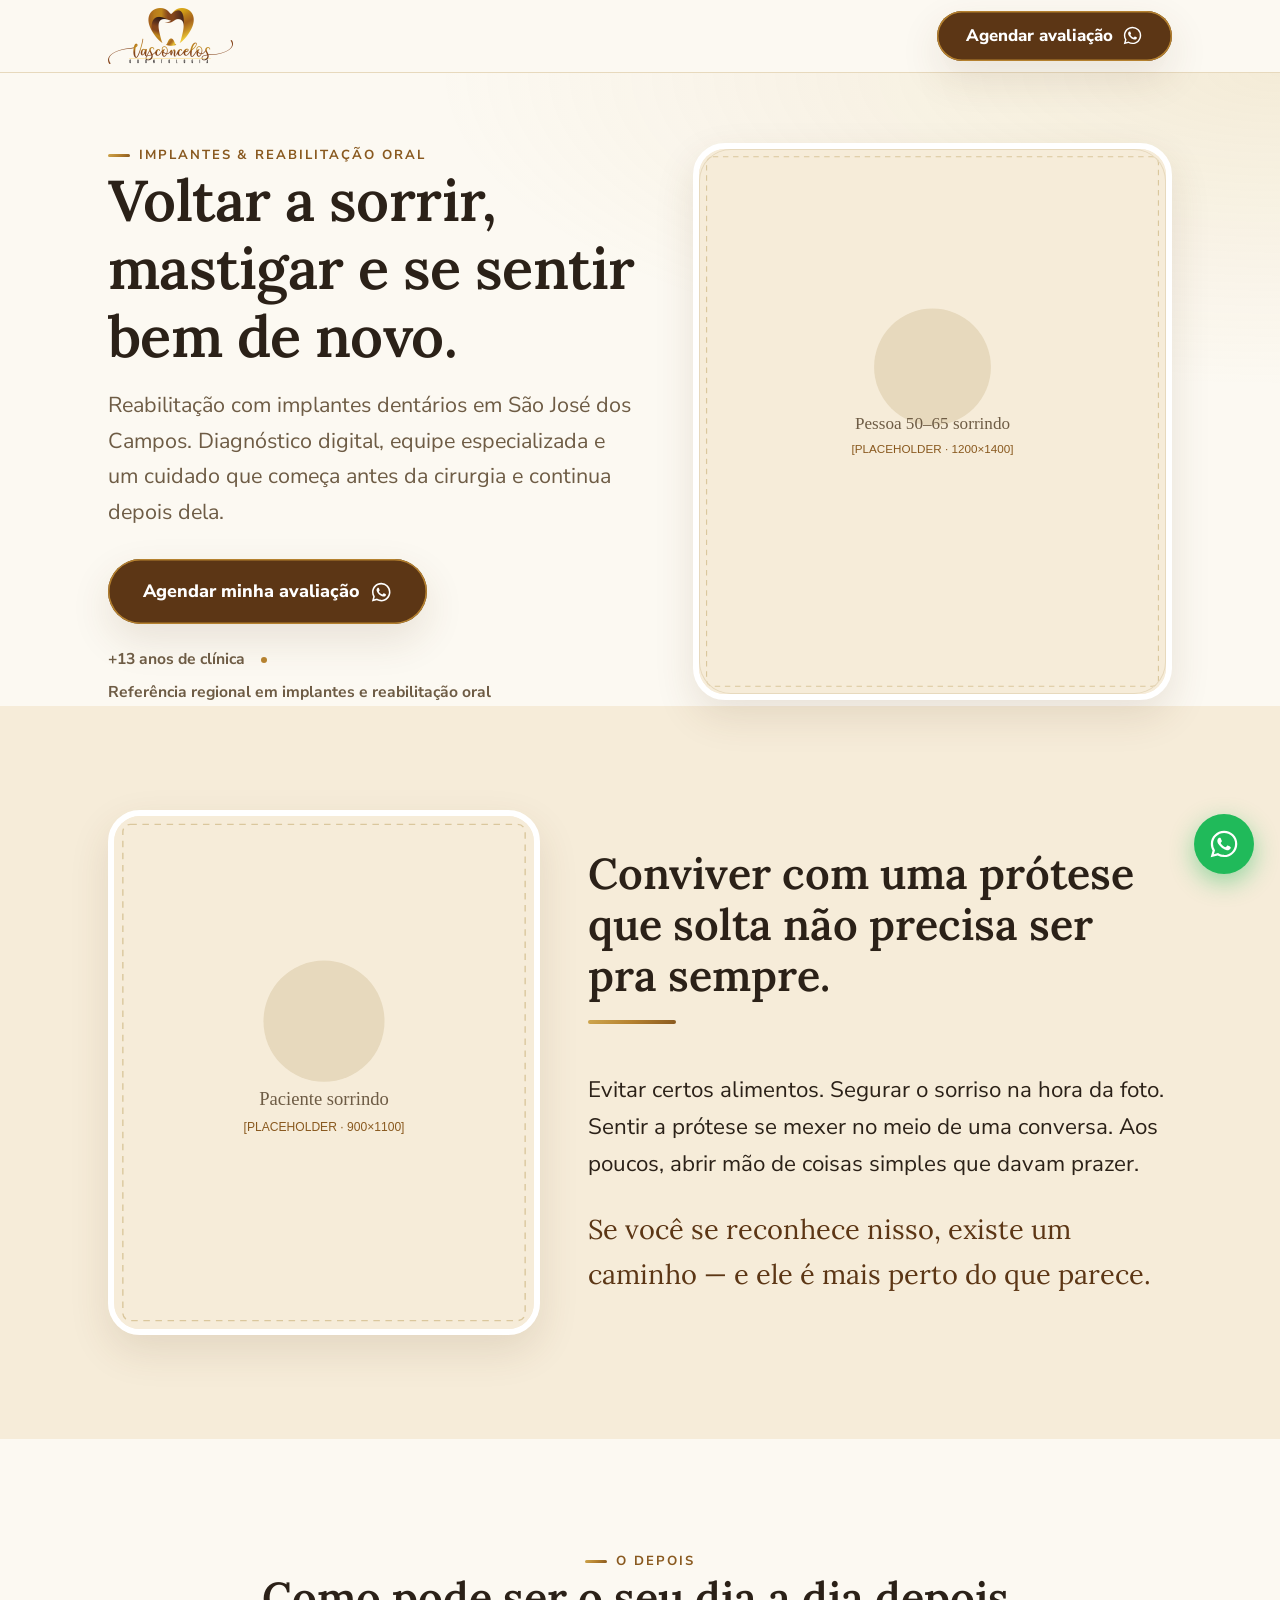
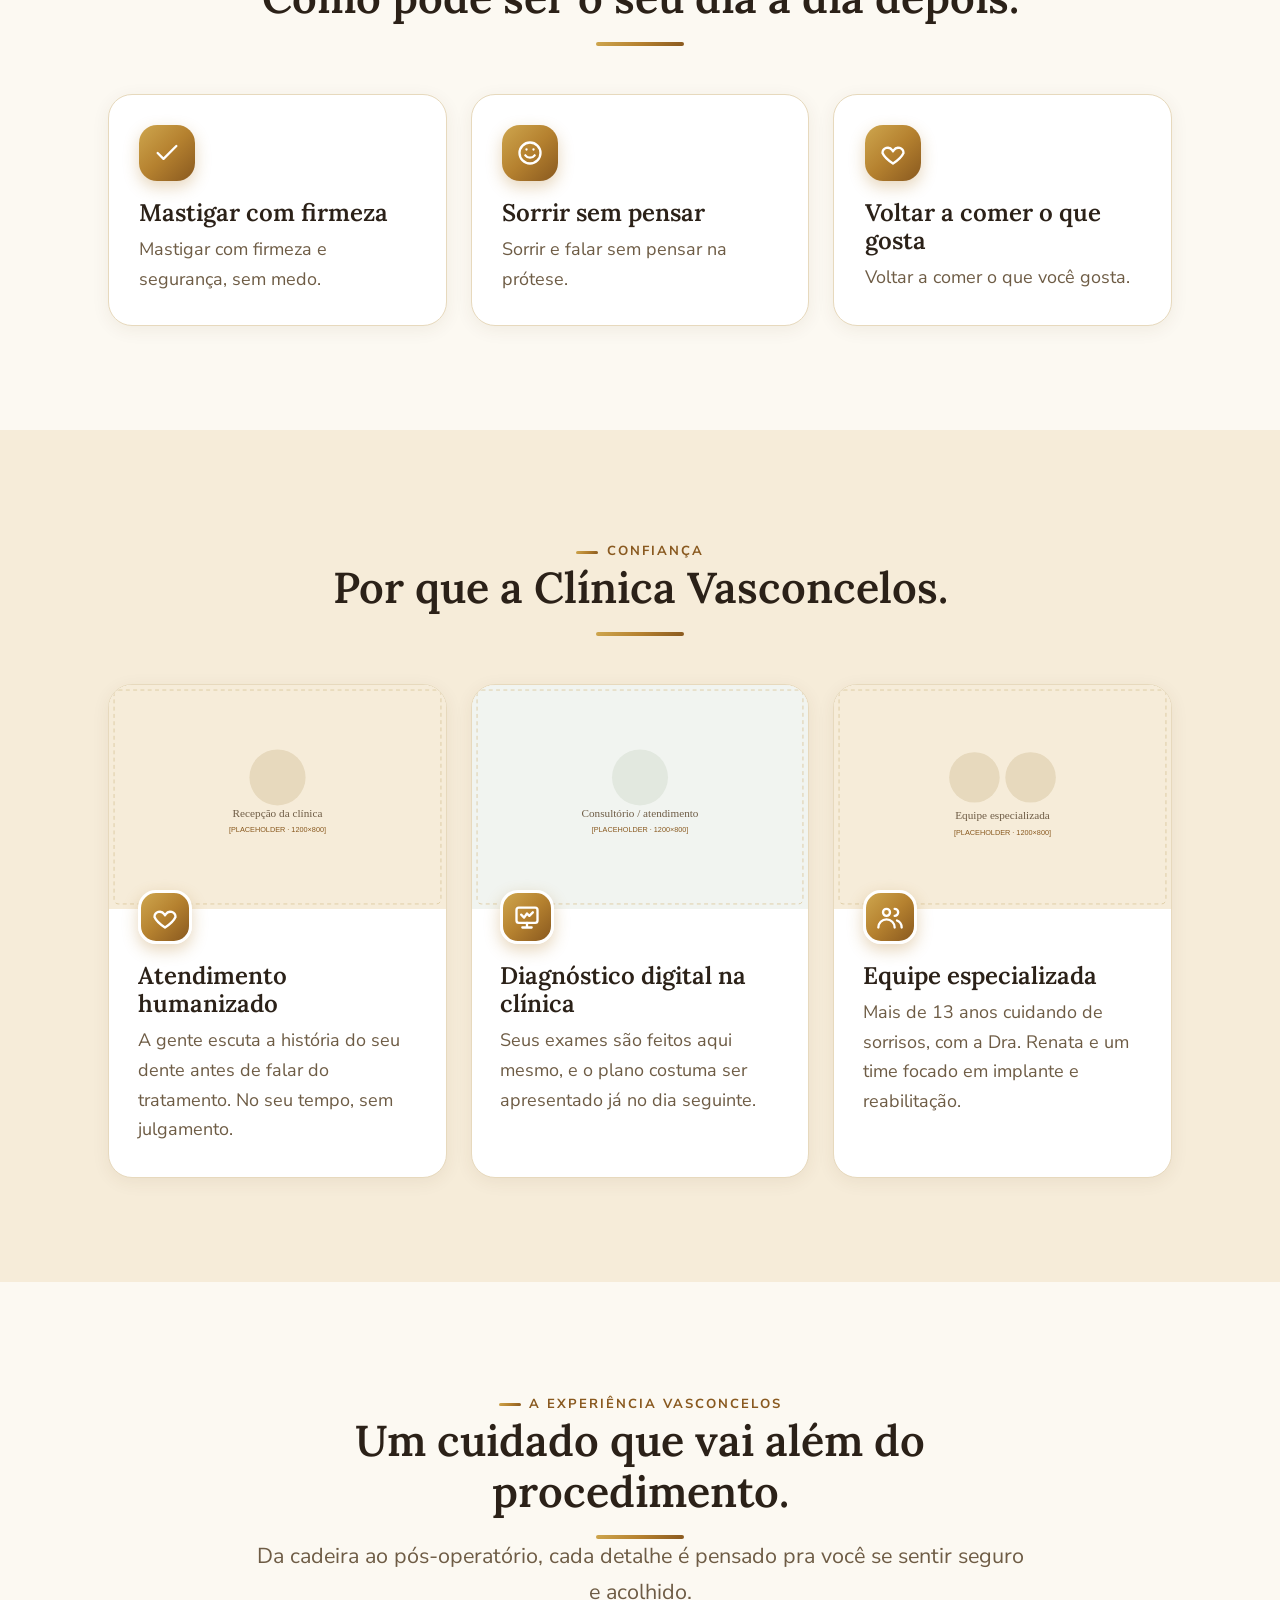
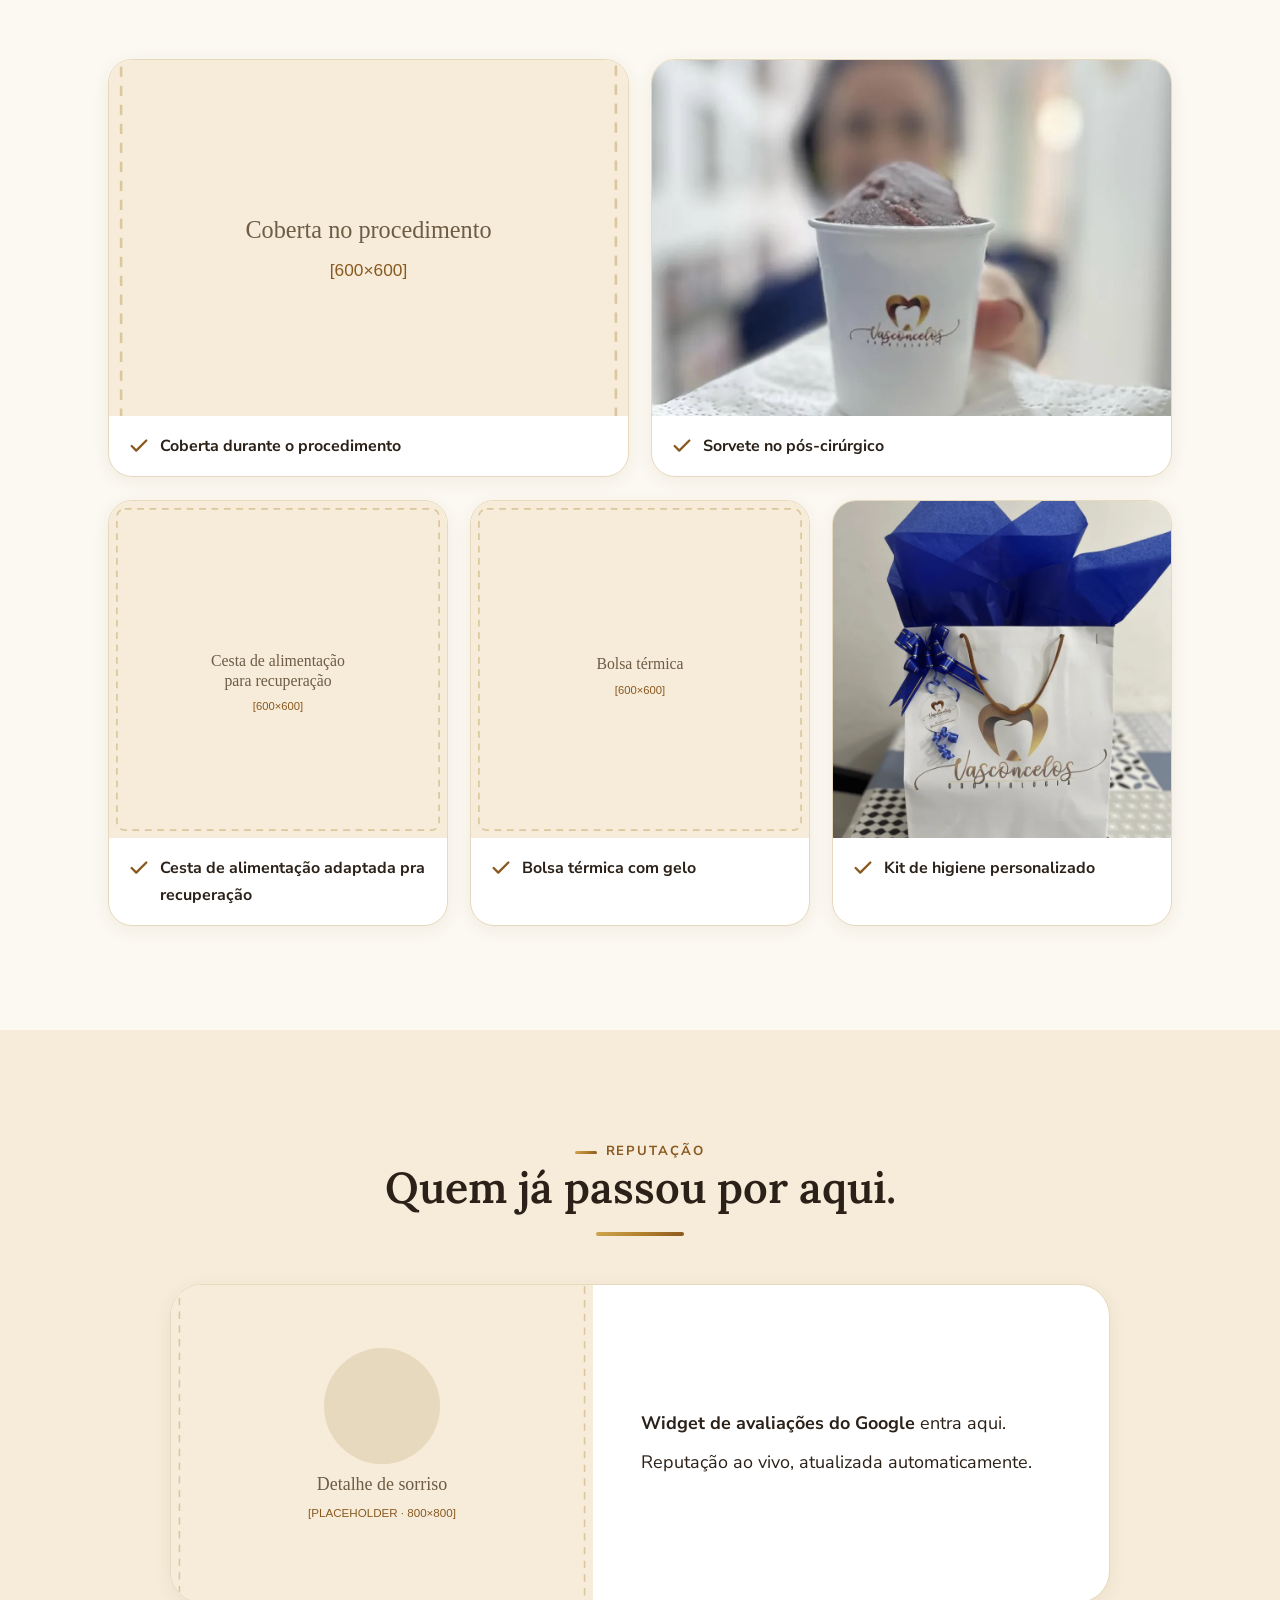
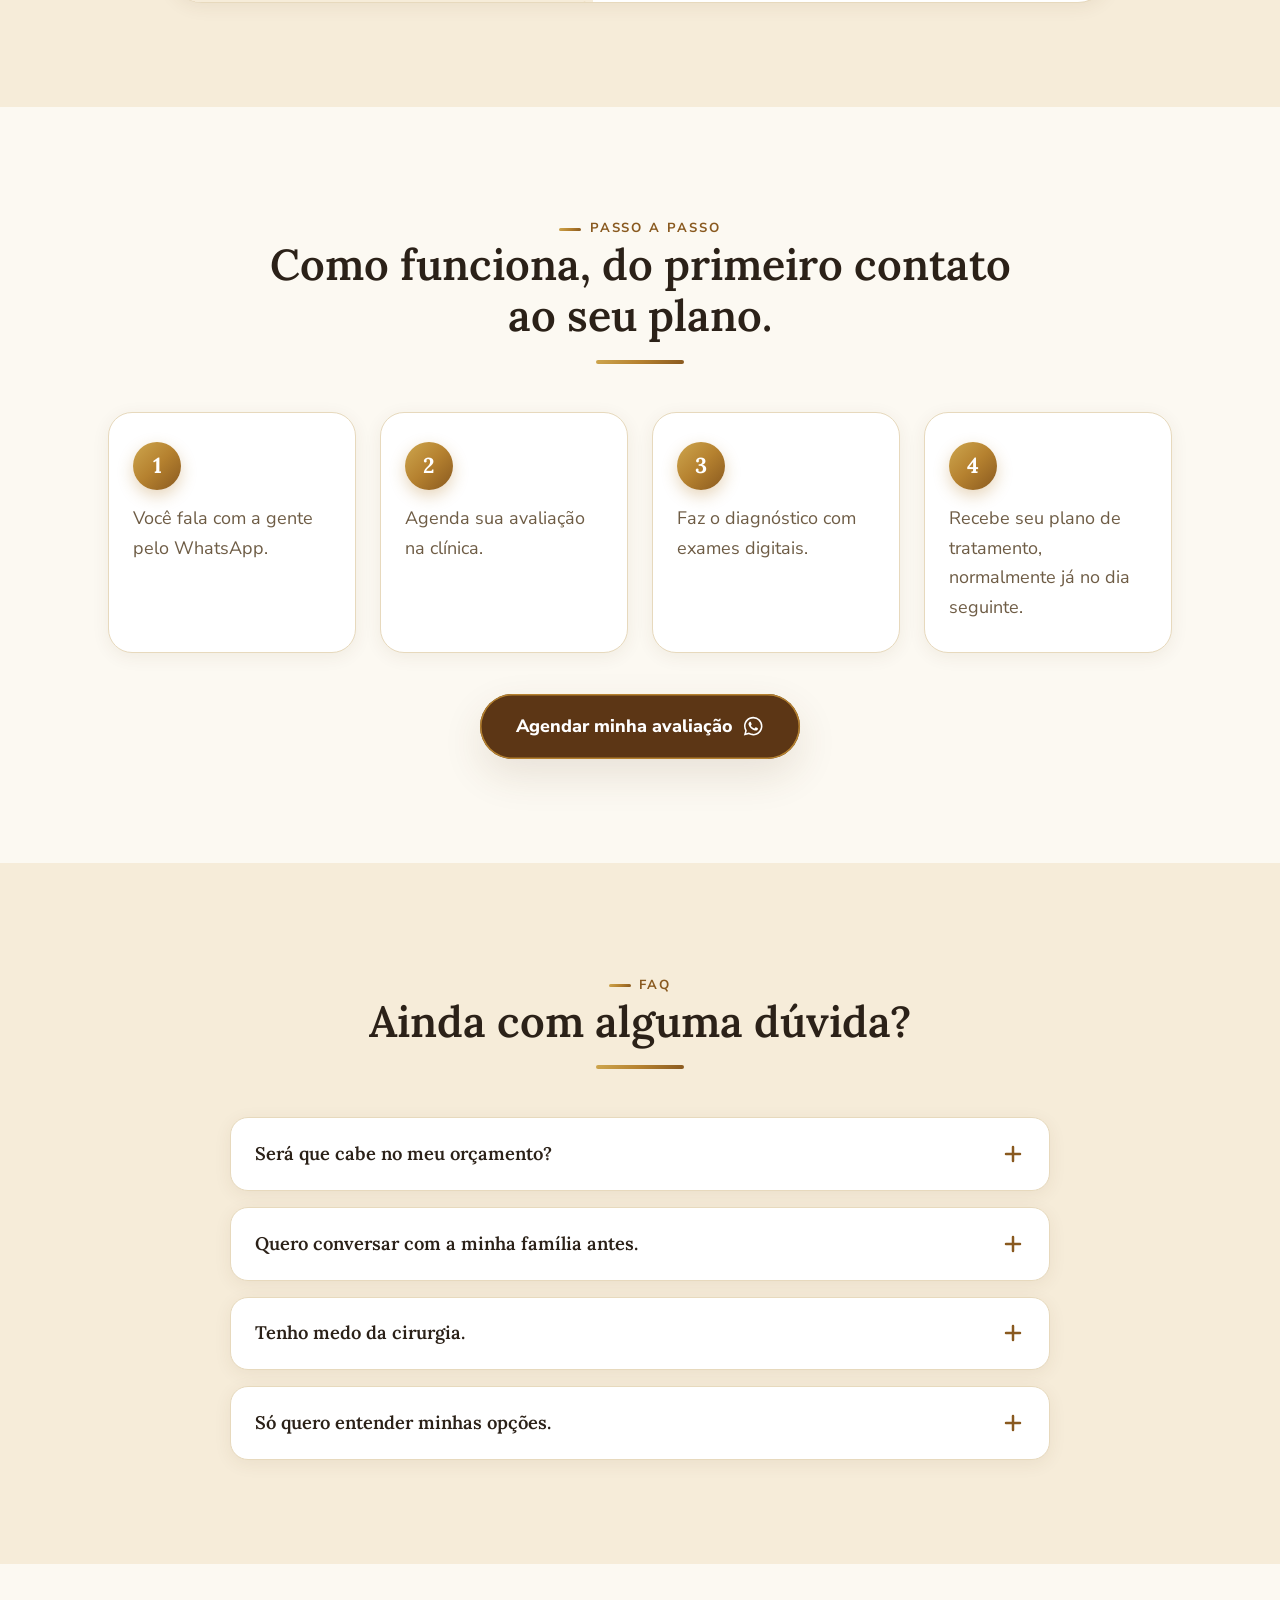
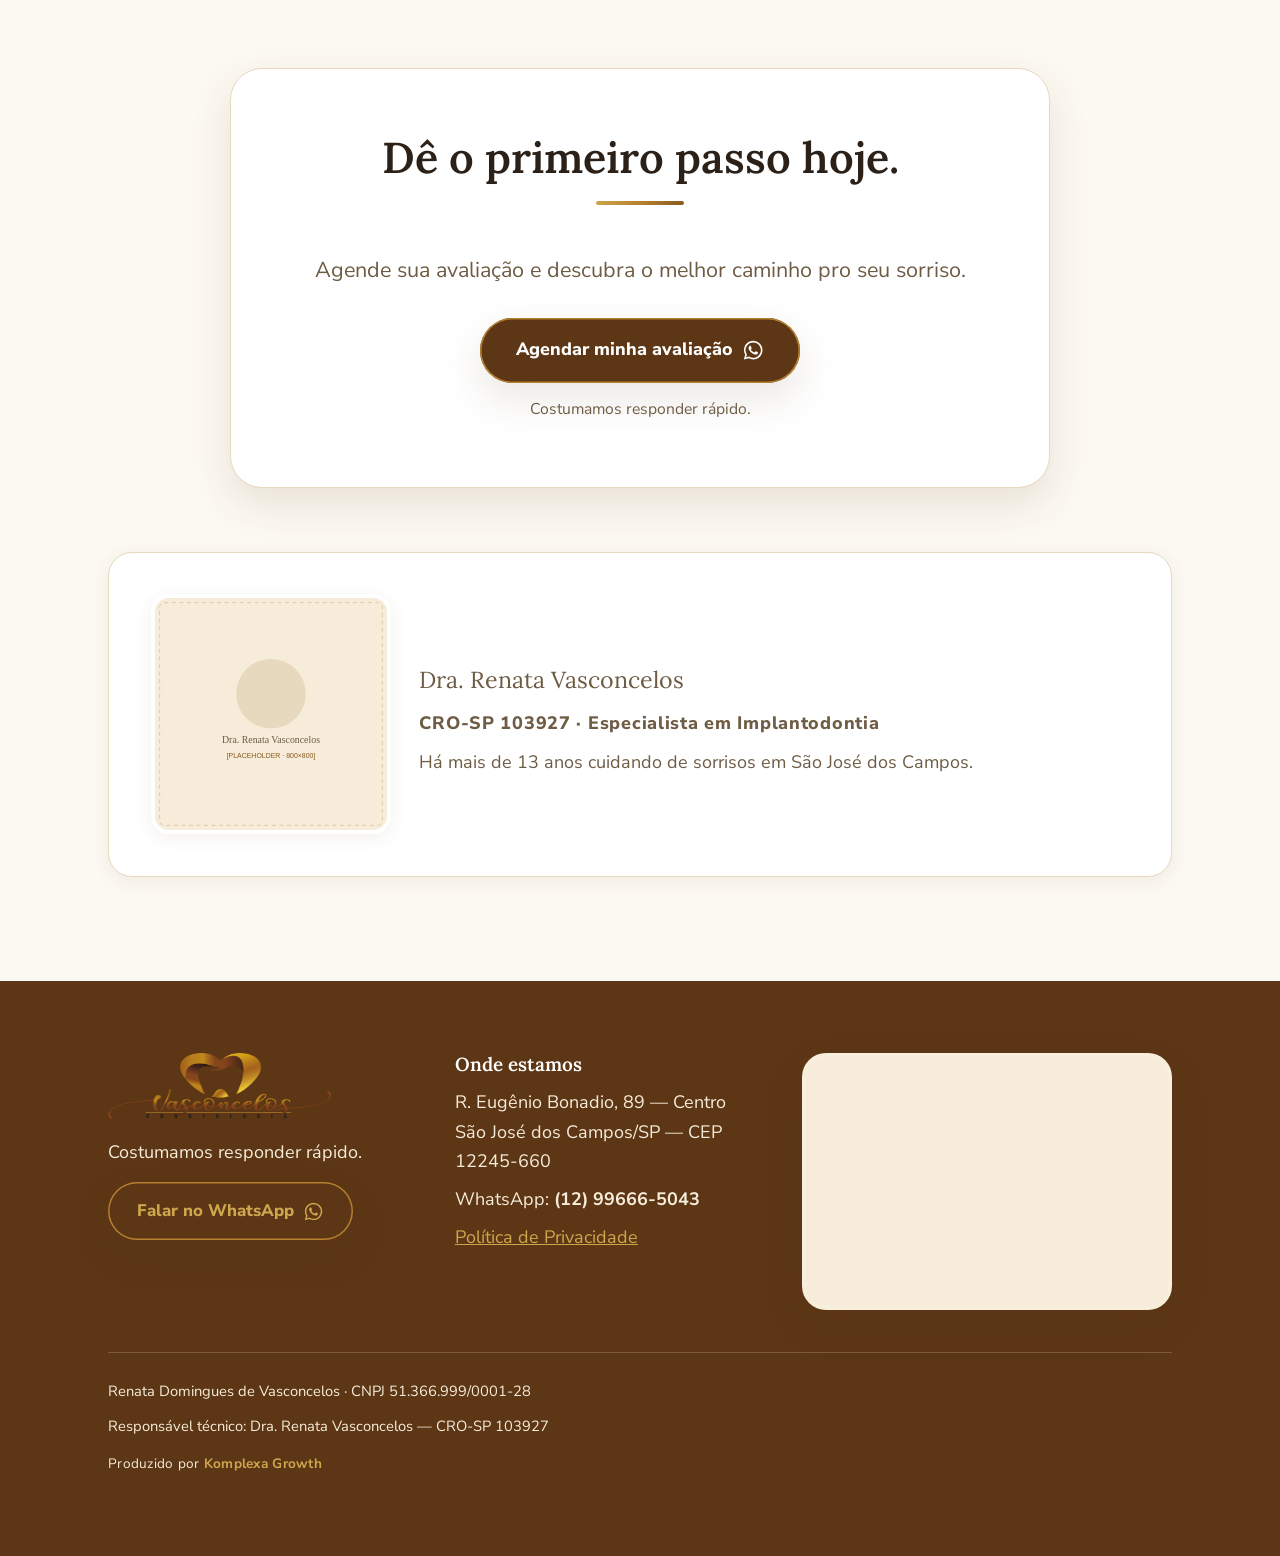
<file: modelos/modelo-2/index.html>
<!DOCTYPE html>
<html lang="pt-BR">
<head>
  <meta charset="UTF-8">
  <meta name="viewport" content="width=device-width, initial-scale=1.0">

  <!-- SEO (§8) -->
  <title>Implantes Dentários em São José dos Campos | Clínica Vasconcelos</title>
  <meta name="description" content="Reabilitação com implantes dentários em São José dos Campos. Atendimento humanizado, diagnóstico digital e equipe especializada. Agende sua avaliação.">
  <link rel="canonical" href="https://SEU-DOMINIO.com.br/">

  <!-- Open Graph (§8) -->
  <meta property="og:title" content="Implantes Dentários em São José dos Campos | Clínica Vasconcelos">
  <meta property="og:description" content="Reabilitação com implantes dentários em São José dos Campos. Atendimento humanizado, diagnóstico digital e equipe especializada. Agende sua avaliação.">
  <meta property="og:image" content="../../assets/img/og.svg">
  <meta property="og:type" content="website">
  <meta property="og:locale" content="pt_BR">
  <meta property="og:url" content="https://SEU-DOMINIO.com.br/">

  <!-- Favicon (derivar do ícone dente-coração da logo) -->
  <link rel="icon" type="image/svg+xml" href="../../assets/favicon.svg">

  <!-- Fontes (§5): Lora (títulos) + Nunito Sans (corpo/labels), display=swap -->
  <link rel="preconnect" href="https://fonts.googleapis.com">
  <link rel="preconnect" href="https://fonts.gstatic.com" crossorigin>
  <link href="https://fonts.googleapis.com/css2?family=Lora:wght@500;600;700&family=Nunito+Sans:wght@400;600;700;800&display=swap" rel="stylesheet">

  <link rel="stylesheet" href="style.css">

  <!-- ===== TRACKING (§9) — ativar depois ===== -->
  <!-- Meta Pixel: inserir depois -->
  <!-- Google Tag / GA4: inserir depois -->
  <!-- ========================================= -->

  <!-- Schema.org Dentist / LocalBusiness (§8) -->
  <script type="application/ld+json">
  {
    "@context": "https://schema.org",
    "@type": "Dentist",
    "name": "Clínica Vasconcelos Odontologia",
    "image": "https://SEU-DOMINIO.com.br/assets/img/og.svg",
    "url": "https://SEU-DOMINIO.com.br/",
    "telephone": "+5512996665043",
    "address": {
      "@type": "PostalAddress",
      "streetAddress": "R. Eugênio Bonadio, 89 — Centro",
      "addressLocality": "São José dos Campos",
      "addressRegion": "SP",
      "postalCode": "12245-660",
      "addressCountry": "BR"
    },
    "areaServed": ["São José dos Campos", "Jacareí", "São Francisco Xavier"],
    "medicalSpecialty": "Dentistry",
    "founder": {
      "@type": "Person",
      "name": "Dra. Renata Vasconcelos",
      "jobTitle": "Cirurgiã-dentista — CRO-SP 103927"
    }
  }
  </script>
</head>

<body>

  <!-- ============ HEADER ============ -->
  <header class="header">
    <div class="container header__inner">
      <a class="header__logo" href="#top" aria-label="Clínica Vasconcelos Odontologia — início">
        <img src="../../assets/logo.png" alt="Clínica Vasconcelos Odontologia" width="223" height="100">
      </a>
      <a class="btn btn--primary" data-cta="header"
         href="#agendar" data-open-form>
        <span class="header__cta-text">Agendar avaliação</span>
        <svg class="btn__icon" viewBox="0 0 24 24" fill="currentColor" aria-hidden="true"><path d="M19.05 4.91A9.82 9.82 0 0 0 12.04 2C6.58 2 2.13 6.45 2.13 11.91c0 1.75.46 3.45 1.32 4.95L2 22l5.25-1.38a9.9 9.9 0 0 0 4.79 1.22h.01c5.46 0 9.91-4.45 9.91-9.91 0-2.65-1.03-5.14-2.91-7.02ZM12.04 20.15c-1.48 0-2.93-.4-4.2-1.15l-.3-.18-3.12.82.83-3.04-.2-.31a8.18 8.18 0 0 1-1.26-4.38c0-4.54 3.7-8.24 8.25-8.24 2.2 0 4.27.86 5.83 2.42a8.2 8.2 0 0 1 2.41 5.83c0 4.54-3.7 8.41-8.25 8.41Zm4.52-6.16c-.25-.12-1.47-.72-1.69-.81-.23-.08-.39-.12-.56.13-.16.25-.64.81-.79.97-.14.17-.29.19-.54.06-.25-.12-1.05-.39-1.99-1.23-.74-.66-1.23-1.47-1.38-1.72-.14-.25-.01-.38.11-.51.11-.11.25-.29.37-.43.13-.14.17-.25.25-.41.08-.17.04-.31-.02-.43-.06-.12-.56-1.34-.76-1.84-.2-.48-.41-.42-.56-.43h-.48c-.17 0-.43.06-.66.31-.23.25-.86.85-.86 2.07 0 1.22.89 2.4 1.01 2.56.12.17 1.75 2.67 4.23 3.74.59.26 1.05.41 1.41.52.59.19 1.13.16 1.56.1.48-.07 1.47-.6 1.68-1.18.21-.58.21-1.07.14-1.18-.06-.11-.22-.17-.47-.29Z"/></svg>
      </a>
    </div>
  </header>

  <main id="top">

    <!-- ============ §1 HERO ============ -->
    <section class="hero">
      <div class="container hero__grid">
        <div class="hero__copy reveal">
          <p class="eyebrow">Implantes &amp; Reabilitação Oral</p>
          <h1 class="hero__title">Voltar a sorrir, mastigar e se sentir bem de novo.</h1>
          <p class="lead hero__sub">Reabilitação com implantes dentários em São José dos Campos. Diagnóstico digital, equipe especializada e um cuidado que começa antes da cirurgia e continua depois dela.</p>
          <a class="btn btn--primary btn--lg" data-cta="hero"
             href="#agendar" data-open-form>
            Agendar minha avaliação
            <svg class="btn__icon" viewBox="0 0 24 24" fill="currentColor" aria-hidden="true"><path d="M19.05 4.91A9.82 9.82 0 0 0 12.04 2C6.58 2 2.13 6.45 2.13 11.91c0 1.75.46 3.45 1.32 4.95L2 22l5.25-1.38a9.9 9.9 0 0 0 4.79 1.22h.01c5.46 0 9.91-4.45 9.91-9.91 0-2.65-1.03-5.14-2.91-7.02ZM12.04 20.15c-1.48 0-2.93-.4-4.2-1.15l-.3-.18-3.12.82.83-3.04-.2-.31a8.18 8.18 0 0 1-1.26-4.38c0-4.54 3.7-8.24 8.25-8.24 2.2 0 4.27.86 5.83 2.42a8.2 8.2 0 0 1 2.41 5.83c0 4.54-3.7 8.41-8.25 8.41Zm4.52-6.16c-.25-.12-1.47-.72-1.69-.81-.23-.08-.39-.12-.56.13-.16.25-.64.81-.79.97-.14.17-.29.19-.54.06-.25-.12-1.05-.39-1.99-1.23-.74-.66-1.23-1.47-1.38-1.72-.14-.25-.01-.38.11-.51.11-.11.25-.29.37-.43.13-.14.17-.25.25-.41.08-.17.04-.31-.02-.43-.06-.12-.56-1.34-.76-1.84-.2-.48-.41-.42-.56-.43h-.48c-.17 0-.43.06-.66.31-.23.25-.86.85-.86 2.07 0 1.22.89 2.4 1.01 2.56.12.17 1.75 2.67 4.23 3.74.59.26 1.05.41 1.41.52.59.19 1.13.16 1.56.1.48-.07 1.47-.6 1.68-1.18.21-.58.21-1.07.14-1.18-.06-.11-.22-.17-.47-.29Z"/></svg>
          </a>
          <p class="hero__trust">
            <span>+13 anos de clínica</span>
            <span class="dot" aria-hidden="true"></span>
            <span>Referência regional em implantes e reabilitação oral</span>
          </p>
        </div>
        <figure class="hero__media reveal">
          <!-- [PLACEHOLDER] pessoa 50–65 anos sorrindo com naturalidade -->
          <img src="../../assets/img/hero.svg" width="1200" height="1400"
               alt="Pessoa entre 50 e 65 anos sorrindo com naturalidade">
        </figure>
      </div>
    </section>

    <!-- ============ §2 IDENTIFICAÇÃO ============ -->
    <section class="section section--warm">
      <div class="container">
        <div class="identify reveal">
          <figure class="identify__photo">
            <img src="../../assets/img/paciente-2.svg" width="900" height="1100" loading="lazy"
                 alt="Paciente acolhido na Clínica Vasconcelos">
          </figure>
          <div class="identify__text">
            <div class="section__head">
              <h2>Conviver com uma prótese que solta não precisa ser pra sempre.</h2>
              <hr class="divider">
            </div>
            <p class="identify__body">Evitar certos alimentos. Segurar o sorriso na hora da foto. Sentir a prótese se mexer no meio de uma conversa. Aos poucos, abrir mão de coisas simples que davam prazer.</p>
            <p class="identify__close">Se você se reconhece nisso, existe um caminho — e ele é mais perto do que parece.</p>
          </div>
        </div>
      </div>
    </section>

    <!-- ============ §3 A TRANSFORMAÇÃO ============ -->
    <section class="section section--center">
      <div class="container">
        <div class="section__head reveal">
          <p class="eyebrow">O depois</p>
          <h2>Como pode ser o seu dia a dia depois.</h2>
          <hr class="divider">
        </div>
        <ul class="cards cards--3">
          <li class="card reveal">
            <span class="card__icon" aria-hidden="true"><svg viewBox="0 0 24 24" fill="none" stroke="currentColor" stroke-width="2" stroke-linecap="round" stroke-linejoin="round"><path d="M20 6 9 17l-5-5"/></svg></span>
            <h3>Mastigar com firmeza</h3>
            <p>Mastigar com firmeza e segurança, sem medo.</p>
          </li>
          <li class="card reveal">
            <span class="card__icon" aria-hidden="true"><svg viewBox="0 0 24 24" fill="none" stroke="currentColor" stroke-width="2" stroke-linecap="round" stroke-linejoin="round"><circle cx="12" cy="12" r="9"/><path d="M8 14s1.5 2 4 2 4-2 4-2"/><path d="M9 9h.01M15 9h.01"/></svg></span>
            <h3>Sorrir sem pensar</h3>
            <p>Sorrir e falar sem pensar na prótese.</p>
          </li>
          <li class="card reveal">
            <span class="card__icon" aria-hidden="true"><svg viewBox="0 0 24 24" fill="none" stroke="currentColor" stroke-width="2" stroke-linecap="round" stroke-linejoin="round"><path d="M12 21s-7-4.5-9-9a4.5 4.5 0 0 1 8.3-2.4l.7 1 .7-1A4.5 4.5 0 0 1 21 12c-2 4.5-9 9-9 9Z"/></svg></span>
            <h3>Voltar a comer o que gosta</h3>
            <p>Voltar a comer o que você gosta.</p>
          </li>
        </ul>
      </div>
    </section>

    <!-- ============ §4 POR QUE A CLÍNICA VASCONCELOS ============ -->
    <section class="section section--warm section--center">
      <div class="container">
        <div class="section__head reveal">
          <p class="eyebrow">Confiança</p>
          <h2>Por que a Clínica Vasconcelos.</h2>
          <hr class="divider">
        </div>
        <ul class="cards cards--3 cards--photo">
          <li class="card card--photo reveal">
            <figure class="card__media"><img src="../../assets/img/reception.svg" width="1200" height="800" loading="lazy" alt="Recepção acolhedora da Clínica Vasconcelos"></figure>
            <div class="card__body">
              <span class="card__icon" aria-hidden="true"><svg viewBox="0 0 24 24" fill="none" stroke="currentColor" stroke-width="2" stroke-linecap="round" stroke-linejoin="round"><path d="M12 21s-7-4.5-9-9a4.5 4.5 0 0 1 8.3-2.4l.7 1 .7-1A4.5 4.5 0 0 1 21 12c-2 4.5-9 9-9 9Z"/></svg></span>
              <h3>Atendimento humanizado</h3>
              <p>A gente escuta a história do seu dente antes de falar do tratamento. No seu tempo, sem julgamento.</p>
            </div>
          </li>
          <li class="card card--photo reveal">
            <figure class="card__media"><img src="../../assets/img/consultorio.svg" width="1200" height="800" loading="lazy" alt="Consultório com diagnóstico digital na clínica"></figure>
            <div class="card__body">
              <span class="card__icon" aria-hidden="true"><svg viewBox="0 0 24 24" fill="none" stroke="currentColor" stroke-width="2" stroke-linecap="round" stroke-linejoin="round"><rect x="3" y="4" width="18" height="13" rx="2"/><path d="M8 21h8M12 17v4"/><path d="M7 10l2.5 2.5L12 9l2 2 3-3"/></svg></span>
              <h3>Diagnóstico digital na clínica</h3>
              <p>Seus exames são feitos aqui mesmo, e o plano costuma ser apresentado já no dia seguinte.</p>
            </div>
          </li>
          <li class="card card--photo reveal">
            <figure class="card__media"><img src="../../assets/img/equipe.svg" width="1200" height="800" loading="lazy" alt="Equipe especializada da Clínica Vasconcelos"></figure>
            <div class="card__body">
              <span class="card__icon" aria-hidden="true"><svg viewBox="0 0 24 24" fill="none" stroke="currentColor" stroke-width="2" stroke-linecap="round" stroke-linejoin="round"><circle cx="9" cy="8" r="3"/><path d="M2 21a7 7 0 0 1 14 0"/><path d="M16 5a3 3 0 0 1 0 6M22 21a6.5 6.5 0 0 0-4-6"/></svg></span>
              <h3>Equipe especializada</h3>
              <p>Mais de 13 anos cuidando de sorrisos, com a Dra. Renata e um time focado em implante e reabilitação.</p>
            </div>
          </li>
        </ul>
      </div>
    </section>

    <!-- ============ §5 A EXPERIÊNCIA VASCONCELOS ============ -->
    <section class="section section--center">
      <div class="container">
        <div class="section__head reveal">
          <p class="eyebrow">A experiência Vasconcelos</p>
          <h2>Um cuidado que vai além do procedimento.</h2>
          <hr class="divider">
          <p class="lead">Da cadeira ao pós-operatório, cada detalhe é pensado pra você se sentir seguro e acolhido.</p>
        </div>
        <ul class="exp__grid reveal">
          <li class="exp__item">
            <img src="../../assets/img/exp-1.svg" width="600" height="600" loading="lazy" alt="Coberta oferecida ao paciente durante o procedimento">
            <span class="exp__label"><svg viewBox="0 0 24 24" fill="none" stroke="currentColor" stroke-width="2.5" stroke-linecap="round" stroke-linejoin="round" aria-hidden="true"><path d="M20 6 9 17l-5-5"/></svg>Coberta durante o procedimento</span>
          </li>
          <li class="exp__item">
            <img src="../../assets/img/exp-2.webp" width="800" height="800" loading="lazy" alt="Sorvete servido em copo personalizado da Clínica Vasconcelos no pós-cirúrgico">
            <span class="exp__label"><svg viewBox="0 0 24 24" fill="none" stroke="currentColor" stroke-width="2.5" stroke-linecap="round" stroke-linejoin="round" aria-hidden="true"><path d="M20 6 9 17l-5-5"/></svg>Sorvete no pós-cirúrgico</span>
          </li>
          <li class="exp__item">
            <img src="../../assets/img/exp-3.svg" width="600" height="600" loading="lazy" alt="Cesta de alimentação adaptada para a recuperação">
            <span class="exp__label"><svg viewBox="0 0 24 24" fill="none" stroke="currentColor" stroke-width="2.5" stroke-linecap="round" stroke-linejoin="round" aria-hidden="true"><path d="M20 6 9 17l-5-5"/></svg>Cesta de alimentação adaptada pra recuperação</span>
          </li>
          <li class="exp__item">
            <img src="../../assets/img/exp-4.svg" width="600" height="600" loading="lazy" alt="Bolsa térmica com gelo para o pós-operatório">
            <span class="exp__label"><svg viewBox="0 0 24 24" fill="none" stroke="currentColor" stroke-width="2.5" stroke-linecap="round" stroke-linejoin="round" aria-hidden="true"><path d="M20 6 9 17l-5-5"/></svg>Bolsa térmica com gelo</span>
          </li>
          <li class="exp__item">
            <img src="../../assets/img/exp-5.webp" width="800" height="800" loading="lazy" alt="Sacola-presente personalizada da Clínica Vasconcelos com o kit de higiene">
            <span class="exp__label"><svg viewBox="0 0 24 24" fill="none" stroke="currentColor" stroke-width="2.5" stroke-linecap="round" stroke-linejoin="round" aria-hidden="true"><path d="M20 6 9 17l-5-5"/></svg>Kit de higiene personalizado</span>
          </li>
        </ul>
      </div>
    </section>

    <!-- ============ §6 PROVA SOCIAL ============ -->
    <section class="section section--warm section--center">
      <div class="container">
        <div class="section__head reveal">
          <p class="eyebrow">Reputação</p>
          <h2>Quem já passou por aqui.</h2>
          <hr class="divider">
        </div>
        <!-- TODO: embutir o widget de avaliações do Google quando houver config.
             Depois, complementar com 1–2 depoimentos específicos de implante. -->
        <div class="reviews__widget reveal">
          <figure class="reviews__photo">
            <img src="../../assets/img/sorriso.svg" width="800" height="800" loading="lazy" alt="Sorriso natural após reabilitação">
          </figure>
          <div class="reviews__body">
            <p><strong>Widget de avaliações do Google</strong> entra aqui.</p>
            <p>Reputação ao vivo, atualizada automaticamente.</p>
          </div>
        </div>
      </div>
    </section>

    <!-- ============ §7 COMO FUNCIONA ============ -->
    <section class="section section--center">
      <div class="container">
        <div class="section__head reveal">
          <p class="eyebrow">Passo a passo</p>
          <h2>Como funciona, do primeiro contato ao seu plano.</h2>
          <hr class="divider">
        </div>
        <ol class="steps">
          <li class="step reveal"><span class="step__num" aria-hidden="true"></span><p>Você fala com a gente pelo WhatsApp.</p></li>
          <li class="step reveal"><span class="step__num" aria-hidden="true"></span><p>Agenda sua avaliação na clínica.</p></li>
          <li class="step reveal"><span class="step__num" aria-hidden="true"></span><p>Faz o diagnóstico com exames digitais.</p></li>
          <li class="step reveal"><span class="step__num" aria-hidden="true"></span><p>Recebe seu plano de tratamento, normalmente já no dia seguinte.</p></li>
        </ol>
        <div class="steps__cta reveal">
          <a class="btn btn--primary btn--lg" data-cta="como-funciona"
             href="#agendar" data-open-form>
            Agendar minha avaliação
            <svg class="btn__icon" viewBox="0 0 24 24" fill="currentColor" aria-hidden="true"><path d="M19.05 4.91A9.82 9.82 0 0 0 12.04 2C6.58 2 2.13 6.45 2.13 11.91c0 1.75.46 3.45 1.32 4.95L2 22l5.25-1.38a9.9 9.9 0 0 0 4.79 1.22h.01c5.46 0 9.91-4.45 9.91-9.91 0-2.65-1.03-5.14-2.91-7.02ZM12.04 20.15c-1.48 0-2.93-.4-4.2-1.15l-.3-.18-3.12.82.83-3.04-.2-.31a8.18 8.18 0 0 1-1.26-4.38c0-4.54 3.7-8.24 8.25-8.24 2.2 0 4.27.86 5.83 2.42a8.2 8.2 0 0 1 2.41 5.83c0 4.54-3.7 8.41-8.25 8.41Zm4.52-6.16c-.25-.12-1.47-.72-1.69-.81-.23-.08-.39-.12-.56.13-.16.25-.64.81-.79.97-.14.17-.29.19-.54.06-.25-.12-1.05-.39-1.99-1.23-.74-.66-1.23-1.47-1.38-1.72-.14-.25-.01-.38.11-.51.11-.11.25-.29.37-.43.13-.14.17-.25.25-.41.08-.17.04-.31-.02-.43-.06-.12-.56-1.34-.76-1.84-.2-.48-.41-.42-.56-.43h-.48c-.17 0-.43.06-.66.31-.23.25-.86.85-.86 2.07 0 1.22.89 2.4 1.01 2.56.12.17 1.75 2.67 4.23 3.74.59.26 1.05.41 1.41.52.59.19 1.13.16 1.56.1.48-.07 1.47-.6 1.68-1.18.21-.58.21-1.07.14-1.18-.06-.11-.22-.17-.47-.29Z"/></svg>
          </a>
        </div>
      </div>
    </section>

    <!-- ============ §8 DÚVIDAS FREQUENTES ============ -->
    <section class="section section--warm section--center">
      <div class="container">
        <div class="section__head reveal">
          <p class="eyebrow">FAQ</p>
          <h2>Ainda com alguma dúvida?</h2>
          <hr class="divider">
        </div>
        <div class="faq reveal">
          <div class="faq__item">
            <button class="faq__q" aria-expanded="false" aria-controls="faq1" id="faq1-q">
              Será que cabe no meu orçamento?
              <svg class="faq__icon" viewBox="0 0 24 24" fill="none" stroke="currentColor" stroke-width="2.5" stroke-linecap="round" aria-hidden="true"><path d="M12 5v14M5 12h14"/></svg>
            </button>
            <div class="faq__a" id="faq1" role="region" aria-labelledby="faq1-q">
              <div class="faq__a-inner">Cada caso é único. Na avaliação, a gente monta o plano e as condições junto com você, com calma.</div>
            </div>
          </div>
          <div class="faq__item">
            <button class="faq__q" aria-expanded="false" aria-controls="faq2" id="faq2-q">
              Quero conversar com a minha família antes.
              <svg class="faq__icon" viewBox="0 0 24 24" fill="none" stroke="currentColor" stroke-width="2.5" stroke-linecap="round" aria-hidden="true"><path d="M12 5v14M5 12h14"/></svg>
            </button>
            <div class="faq__a" id="faq2" role="region" aria-labelledby="faq2-q">
              <div class="faq__a-inner">Pode trazer quem você quiser na consulta. A decisão é sua — a gente só ajuda a deixar tudo claro.</div>
            </div>
          </div>
          <div class="faq__item">
            <button class="faq__q" aria-expanded="false" aria-controls="faq3" id="faq3-q">
              Tenho medo da cirurgia.
              <svg class="faq__icon" viewBox="0 0 24 24" fill="none" stroke="currentColor" stroke-width="2.5" stroke-linecap="round" aria-hidden="true"><path d="M12 5v14M5 12h14"/></svg>
            </button>
            <div class="faq__a" id="faq3" role="region" aria-labelledby="faq3-q">
              <div class="faq__a-inner">A gente entende. Por isso cuidamos de cada etapa, do conforto durante o procedimento ao acompanhamento no pós.</div>
            </div>
          </div>
          <div class="faq__item">
            <button class="faq__q" aria-expanded="false" aria-controls="faq4" id="faq4-q">
              Só quero entender minhas opções.
              <svg class="faq__icon" viewBox="0 0 24 24" fill="none" stroke="currentColor" stroke-width="2.5" stroke-linecap="round" aria-hidden="true"><path d="M12 5v14M5 12h14"/></svg>
            </button>
            <div class="faq__a" id="faq4" role="region" aria-labelledby="faq4-q">
              <div class="faq__a-inner">A avaliação serve exatamente pra isso.</div>
            </div>
          </div>
        </div>
      </div>
    </section>

    <!-- ============ §9 CTA FINAL + AUTORIDADE ============ -->
    <section class="section section--center">
      <div class="container">
        <div class="final reveal">
          <div class="section__head" style="margin-inline:auto">
            <h2>Dê o primeiro passo hoje.</h2>
            <hr class="divider">
          </div>
          <p class="lead">Agende sua avaliação e descubra o melhor caminho pro seu sorriso.</p>
          <a class="btn btn--primary btn--lg" data-cta="final"
             href="#agendar" data-open-form>
            Agendar minha avaliação
            <svg class="btn__icon" viewBox="0 0 24 24" fill="currentColor" aria-hidden="true"><path d="M19.05 4.91A9.82 9.82 0 0 0 12.04 2C6.58 2 2.13 6.45 2.13 11.91c0 1.75.46 3.45 1.32 4.95L2 22l5.25-1.38a9.9 9.9 0 0 0 4.79 1.22h.01c5.46 0 9.91-4.45 9.91-9.91 0-2.65-1.03-5.14-2.91-7.02ZM12.04 20.15c-1.48 0-2.93-.4-4.2-1.15l-.3-.18-3.12.82.83-3.04-.2-.31a8.18 8.18 0 0 1-1.26-4.38c0-4.54 3.7-8.24 8.25-8.24 2.2 0 4.27.86 5.83 2.42a8.2 8.2 0 0 1 2.41 5.83c0 4.54-3.7 8.41-8.25 8.41Zm4.52-6.16c-.25-.12-1.47-.72-1.69-.81-.23-.08-.39-.12-.56.13-.16.25-.64.81-.79.97-.14.17-.29.19-.54.06-.25-.12-1.05-.39-1.99-1.23-.74-.66-1.23-1.47-1.38-1.72-.14-.25-.01-.38.11-.51.11-.11.25-.29.37-.43.13-.14.17-.25.25-.41.08-.17.04-.31-.02-.43-.06-.12-.56-1.34-.76-1.84-.2-.48-.41-.42-.56-.43h-.48c-.17 0-.43.06-.66.31-.23.25-.86.85-.86 2.07 0 1.22.89 2.4 1.01 2.56.12.17 1.75 2.67 4.23 3.74.59.26 1.05.41 1.41.52.59.19 1.13.16 1.56.1.48-.07 1.47-.6 1.68-1.18.21-.58.21-1.07.14-1.18-.06-.11-.22-.17-.47-.29Z"/></svg>
          </a>
          <p class="final__micro">Costumamos responder rápido.</p>
        </div>

        <!-- Bloco de autoridade (§4/§9 conformidade) -->
        <div class="authority reveal">
          <figure class="authority__photo">
            <!-- [PLACEHOLDER foto Dra. Renata] -->
            <img src="../../assets/img/doctor.svg" width="800" height="800" loading="lazy"
                 alt="Dra. Renata Vasconcelos, cirurgiã-dentista responsável pela clínica">
          </figure>
          <div>
            <p class="authority__name">Dra. Renata Vasconcelos</p>
            <p class="authority__cro">CRO-SP 103927 · Especialista em Implantodontia</p>
            <p>Há mais de 13 anos cuidando de sorrisos em São José dos Campos.</p>
          </div>
        </div>
      </div>
    </section>
  </main>

  <!-- ============ RODAPÉ ============ -->
  <footer class="footer">
    <div class="container">
      <div class="footer__grid">
        <div class="footer__col footer__brand">
          <div class="footer__logo"><img src="../../assets/logo.png" alt="Clínica Vasconcelos Odontologia" width="223" height="100"></div>
          <p class="footer__micro">Costumamos responder rápido.</p>
          <a class="btn btn--primary" data-cta="footer-btn"
             href="#agendar" data-open-form>
            Falar no WhatsApp
            <svg class="btn__icon" viewBox="0 0 24 24" fill="currentColor" aria-hidden="true"><path d="M19.05 4.91A9.82 9.82 0 0 0 12.04 2C6.58 2 2.13 6.45 2.13 11.91c0 1.75.46 3.45 1.32 4.95L2 22l5.25-1.38a9.9 9.9 0 0 0 4.79 1.22h.01c5.46 0 9.91-4.45 9.91-9.91 0-2.65-1.03-5.14-2.91-7.02ZM12.04 20.15c-1.48 0-2.93-.4-4.2-1.15l-.3-.18-3.12.82.83-3.04-.2-.31a8.18 8.18 0 0 1-1.26-4.38c0-4.54 3.7-8.24 8.25-8.24 2.2 0 4.27.86 5.83 2.42a8.2 8.2 0 0 1 2.41 5.83c0 4.54-3.7 8.41-8.25 8.41Zm4.52-6.16c-.25-.12-1.47-.72-1.69-.81-.23-.08-.39-.12-.56.13-.16.25-.64.81-.79.97-.14.17-.29.19-.54.06-.25-.12-1.05-.39-1.99-1.23-.74-.66-1.23-1.47-1.38-1.72-.14-.25-.01-.38.11-.51.11-.11.25-.29.37-.43.13-.14.17-.25.25-.41.08-.17.04-.31-.02-.43-.06-.12-.56-1.34-.76-1.84-.2-.48-.41-.42-.56-.43h-.48c-.17 0-.43.06-.66.31-.23.25-.86.85-.86 2.07 0 1.22.89 2.4 1.01 2.56.12.17 1.75 2.67 4.23 3.74.59.26 1.05.41 1.41.52.59.19 1.13.16 1.56.1.48-.07 1.47-.6 1.68-1.18.21-.58.21-1.07.14-1.18-.06-.11-.22-.17-.47-.29Z"/></svg>
          </a>
        </div>
        <div class="footer__col footer__nap">
          <h3>Onde estamos</h3>
          <p>R. Eugênio Bonadio, 89 — Centro<br>São José dos Campos/SP — CEP 12245-660</p>
          <p>WhatsApp: <a class="plain" href="#agendar" data-open-form data-cta="footer">(12) 99666-5043</a></p>
          <p><a href="../../politica-de-privacidade.html">Política de Privacidade</a></p>
        </div>
        <div class="footer__col footer__mapcol">
          <div class="footer__mapcard">
            <iframe class="footer__map" title="Mapa da Clínica Vasconcelos — R. Eugênio Bonadio, 89, Centro, São José dos Campos"
              loading="lazy" referrerpolicy="no-referrer-when-downgrade"
              src="https://www.google.com/maps?q=R.%20Eug%C3%AAnio%20Bonadio%2C%2089%2C%20Centro%2C%20S%C3%A3o%20Jos%C3%A9%20dos%20Campos%20-%20SP%2C%2012245-660&output=embed"></iframe>
          </div>
        </div>
      </div>

      <div class="footer__legal">
        <p>Renata Domingues de Vasconcelos · CNPJ 51.366.999/0001-28</p>
        <p>Responsável técnico: Dra. Renata Vasconcelos — CRO-SP 103927</p>
        <p class="footer__credit">Produzido por <strong>Komplexa Growth</strong></p>
      </div>
    </div>
  </footer>

  <!-- Botão flutuante de WhatsApp (§7 obrigatório) -->
  <a class="wa-float" data-cta="float" aria-label="Falar no WhatsApp"
     href="#agendar" data-open-form>
    <svg viewBox="0 0 24 24" fill="currentColor" aria-hidden="true"><path d="M19.05 4.91A9.82 9.82 0 0 0 12.04 2C6.58 2 2.13 6.45 2.13 11.91c0 1.75.46 3.45 1.32 4.95L2 22l5.25-1.38a9.9 9.9 0 0 0 4.79 1.22h.01c5.46 0 9.91-4.45 9.91-9.91 0-2.65-1.03-5.14-2.91-7.02ZM12.04 20.15c-1.48 0-2.93-.4-4.2-1.15l-.3-.18-3.12.82.83-3.04-.2-.31a8.18 8.18 0 0 1-1.26-4.38c0-4.54 3.7-8.24 8.25-8.24 2.2 0 4.27.86 5.83 2.42a8.2 8.2 0 0 1 2.41 5.83c0 4.54-3.7 8.41-8.25 8.41Zm4.52-6.16c-.25-.12-1.47-.72-1.69-.81-.23-.08-.39-.12-.56.13-.16.25-.64.81-.79.97-.14.17-.29.19-.54.06-.25-.12-1.05-.39-1.99-1.23-.74-.66-1.23-1.47-1.38-1.72-.14-.25-.01-.38.11-.51.11-.11.25-.29.37-.43.13-.14.17-.25.25-.41.08-.17.04-.31-.02-.43-.06-.12-.56-1.34-.76-1.84-.2-.48-.41-.42-.56-.43h-.48c-.17 0-.43.06-.66.31-.23.25-.86.85-.86 2.07 0 1.22.89 2.4 1.01 2.56.12.17 1.75 2.67 4.23 3.74.59.26 1.05.41 1.41.52.59.19 1.13.16 1.56.1.48-.07 1.47-.6 1.68-1.18.21-.58.21-1.07.14-1.18-.06-.11-.22-.17-.47-.29Z"/></svg>
  </a>

  <!-- Barra de CTA fixa no rodapé da viewport (SÓ mobile) -->
  <a class="mobile-bar" data-cta="mobile-bar" aria-label="Agendar avaliação pelo WhatsApp"
     href="#agendar" data-open-form>
    <svg viewBox="0 0 24 24" fill="currentColor" aria-hidden="true"><path d="M19.05 4.91A9.82 9.82 0 0 0 12.04 2C6.58 2 2.13 6.45 2.13 11.91c0 1.75.46 3.45 1.32 4.95L2 22l5.25-1.38a9.9 9.9 0 0 0 4.79 1.22h.01c5.46 0 9.91-4.45 9.91-9.91 0-2.65-1.03-5.14-2.91-7.02ZM12.04 20.15c-1.48 0-2.93-.4-4.2-1.15l-.3-.18-3.12.82.83-3.04-.2-.31a8.18 8.18 0 0 1-1.26-4.38c0-4.54 3.7-8.24 8.25-8.24 2.2 0 4.27.86 5.83 2.42a8.2 8.2 0 0 1 2.41 5.83c0 4.54-3.7 8.41-8.25 8.41Zm4.52-6.16c-.25-.12-1.47-.72-1.69-.81-.23-.08-.39-.12-.56.13-.16.25-.64.81-.79.97-.14.17-.29.19-.54.06-.25-.12-1.05-.39-1.99-1.23-.74-.66-1.23-1.47-1.38-1.72-.14-.25-.01-.38.11-.51.11-.11.25-.29.37-.43.13-.14.17-.25.25-.41.08-.17.04-.31-.02-.43-.06-.12-.56-1.34-.76-1.84-.2-.48-.41-.42-.56-.43h-.48c-.17 0-.43.06-.66.31-.23.25-.86.85-.86 2.07 0 1.22.89 2.4 1.01 2.56.12.17 1.75 2.67 4.23 3.74.59.26 1.05.41 1.41.52.59.19 1.13.16 1.56.1.48-.07 1.47-.6 1.68-1.18.21-.58.21-1.07.14-1.18-.06-.11-.22-.17-.47-.29Z"/></svg>
    <span>Agendar minha avaliação</span>
  </a>

  <!-- ============ MODAL: formulário de agendamento (envia para o WhatsApp) ============ -->
  <div class="modal" id="agendar" hidden>
    <div class="modal__backdrop" data-close-form></div>
    <div class="modal__dialog" role="dialog" aria-modal="true" aria-labelledby="modal-title" aria-describedby="modal-desc">
      <button class="modal__close" type="button" data-close-form aria-label="Fechar formulário">
        <svg viewBox="0 0 24 24" fill="none" stroke="currentColor" stroke-width="2.2" stroke-linecap="round" aria-hidden="true"><path d="M6 6l12 12M18 6L6 18"/></svg>
      </button>
      <p class="eyebrow">Avaliação de implante</p>
      <h2 class="modal__title" id="modal-title">Agende sua avaliação</h2>
      <hr class="divider">
      <p class="modal__desc" id="modal-desc">Deixe seus dados e a gente continua a conversa pelo WhatsApp.</p>
      <form class="lead-form" id="lead-form">
        <label class="field">
          <span class="field__label">Nome</span>
          <input class="field__input" type="text" name="nome" autocomplete="name" placeholder="Seu nome" required>
        </label>
        <label class="field">
          <span class="field__label">WhatsApp</span>
          <input class="field__input" type="tel" name="telefone" inputmode="tel" autocomplete="tel" placeholder="(12) 99999-9999" required>
        </label>
        <label class="field">
          <span class="field__label">E-mail</span>
          <input class="field__input" type="email" name="email" autocomplete="email" placeholder="voce@email.com" required>
        </label>
        <button class="btn btn--wa btn--block btn--lg" type="submit">
          Enviar no WhatsApp
          <svg class="btn__icon" viewBox="0 0 24 24" fill="currentColor" aria-hidden="true"><path d="M19.05 4.91A9.82 9.82 0 0 0 12.04 2C6.58 2 2.13 6.45 2.13 11.91c0 1.75.46 3.45 1.32 4.95L2 22l5.25-1.38a9.9 9.9 0 0 0 4.79 1.22h.01c5.46 0 9.91-4.45 9.91-9.91 0-2.65-1.03-5.14-2.91-7.02ZM12.04 20.15c-1.48 0-2.93-.4-4.2-1.15l-.3-.18-3.12.82.83-3.04-.2-.31a8.18 8.18 0 0 1-1.26-4.38c0-4.54 3.7-8.24 8.25-8.24 2.2 0 4.27.86 5.83 2.42a8.2 8.2 0 0 1 2.41 5.83c0 4.54-3.7 8.41-8.25 8.41Zm4.52-6.16c-.25-.12-1.47-.72-1.69-.81-.23-.08-.39-.12-.56.13-.16.25-.64.81-.79.97-.14.17-.29.19-.54.06-.25-.12-1.05-.39-1.99-1.23-.74-.66-1.23-1.47-1.38-1.72-.14-.25-.01-.38.11-.51.11-.11.25-.29.37-.43.13-.14.17-.25.25-.41.08-.17.04-.31-.02-.43-.06-.12-.56-1.34-.76-1.84-.2-.48-.41-.42-.56-.43h-.48c-.17 0-.43.06-.66.31-.23.25-.86.85-.86 2.07 0 1.22.89 2.4 1.01 2.56.12.17 1.75 2.67 4.23 3.74.59.26 1.05.41 1.41.52.59.19 1.13.16 1.56.1.48-.07 1.47-.6 1.68-1.18.21-.58.21-1.07.14-1.18-.06-.11-.22-.17-.47-.29Z"/></svg>
        </button>
        <p class="lead-form__micro">Costumamos responder rápido.</p>
      </form>
    </div>
  </div>

  <script src="../../main.js"></script>
</body>
</html>
</file>
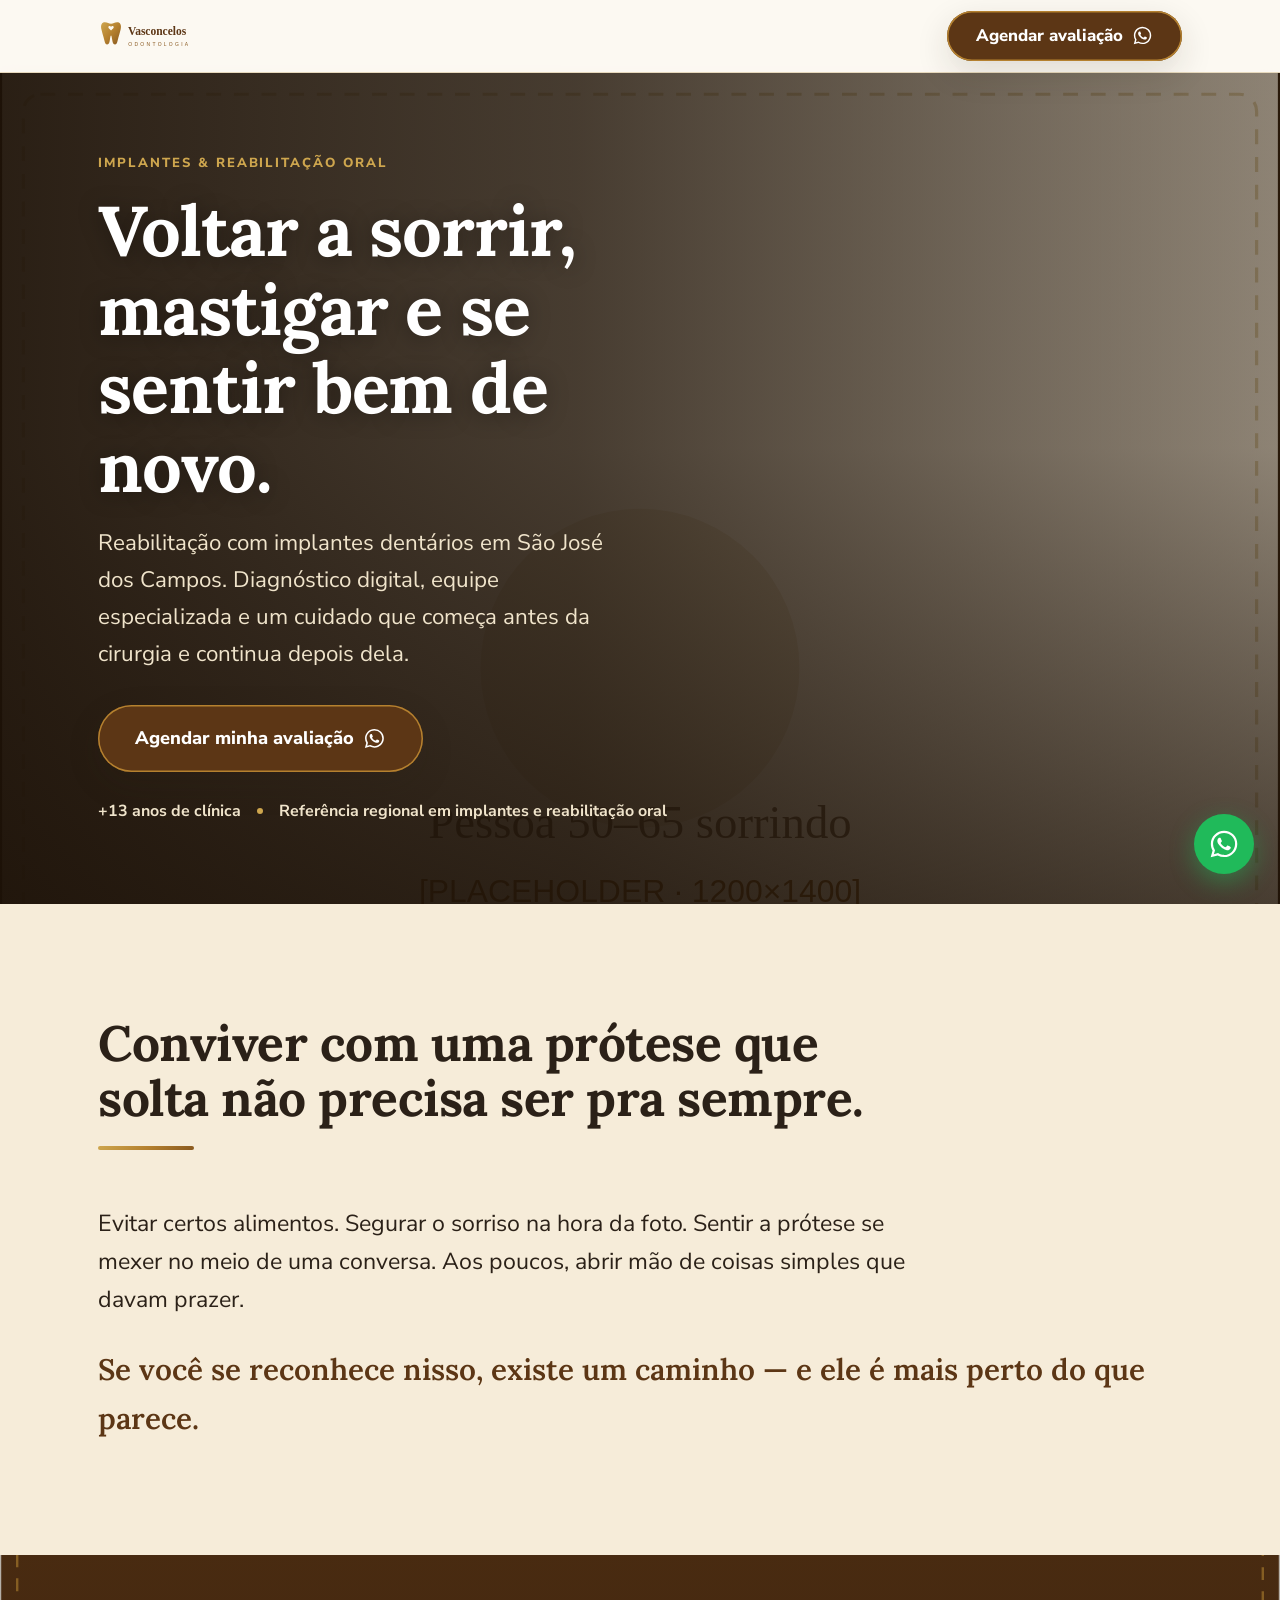
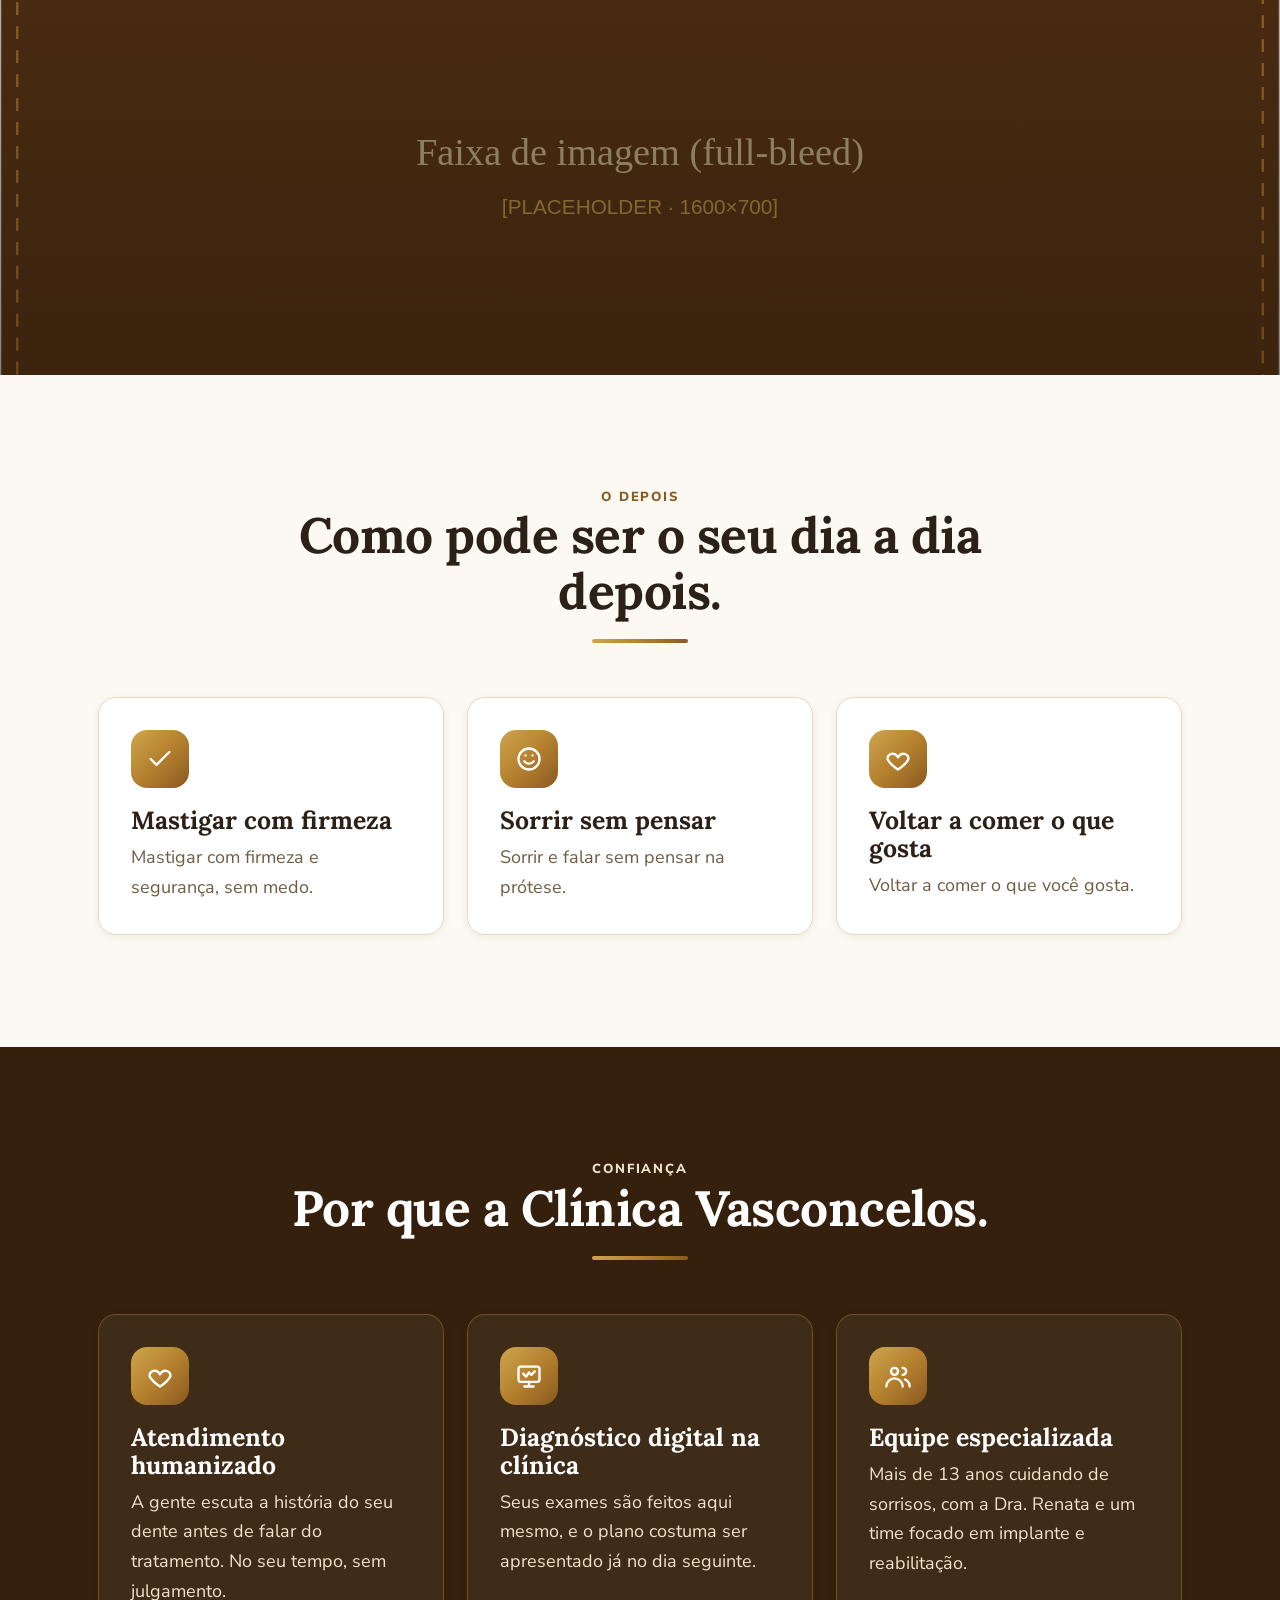
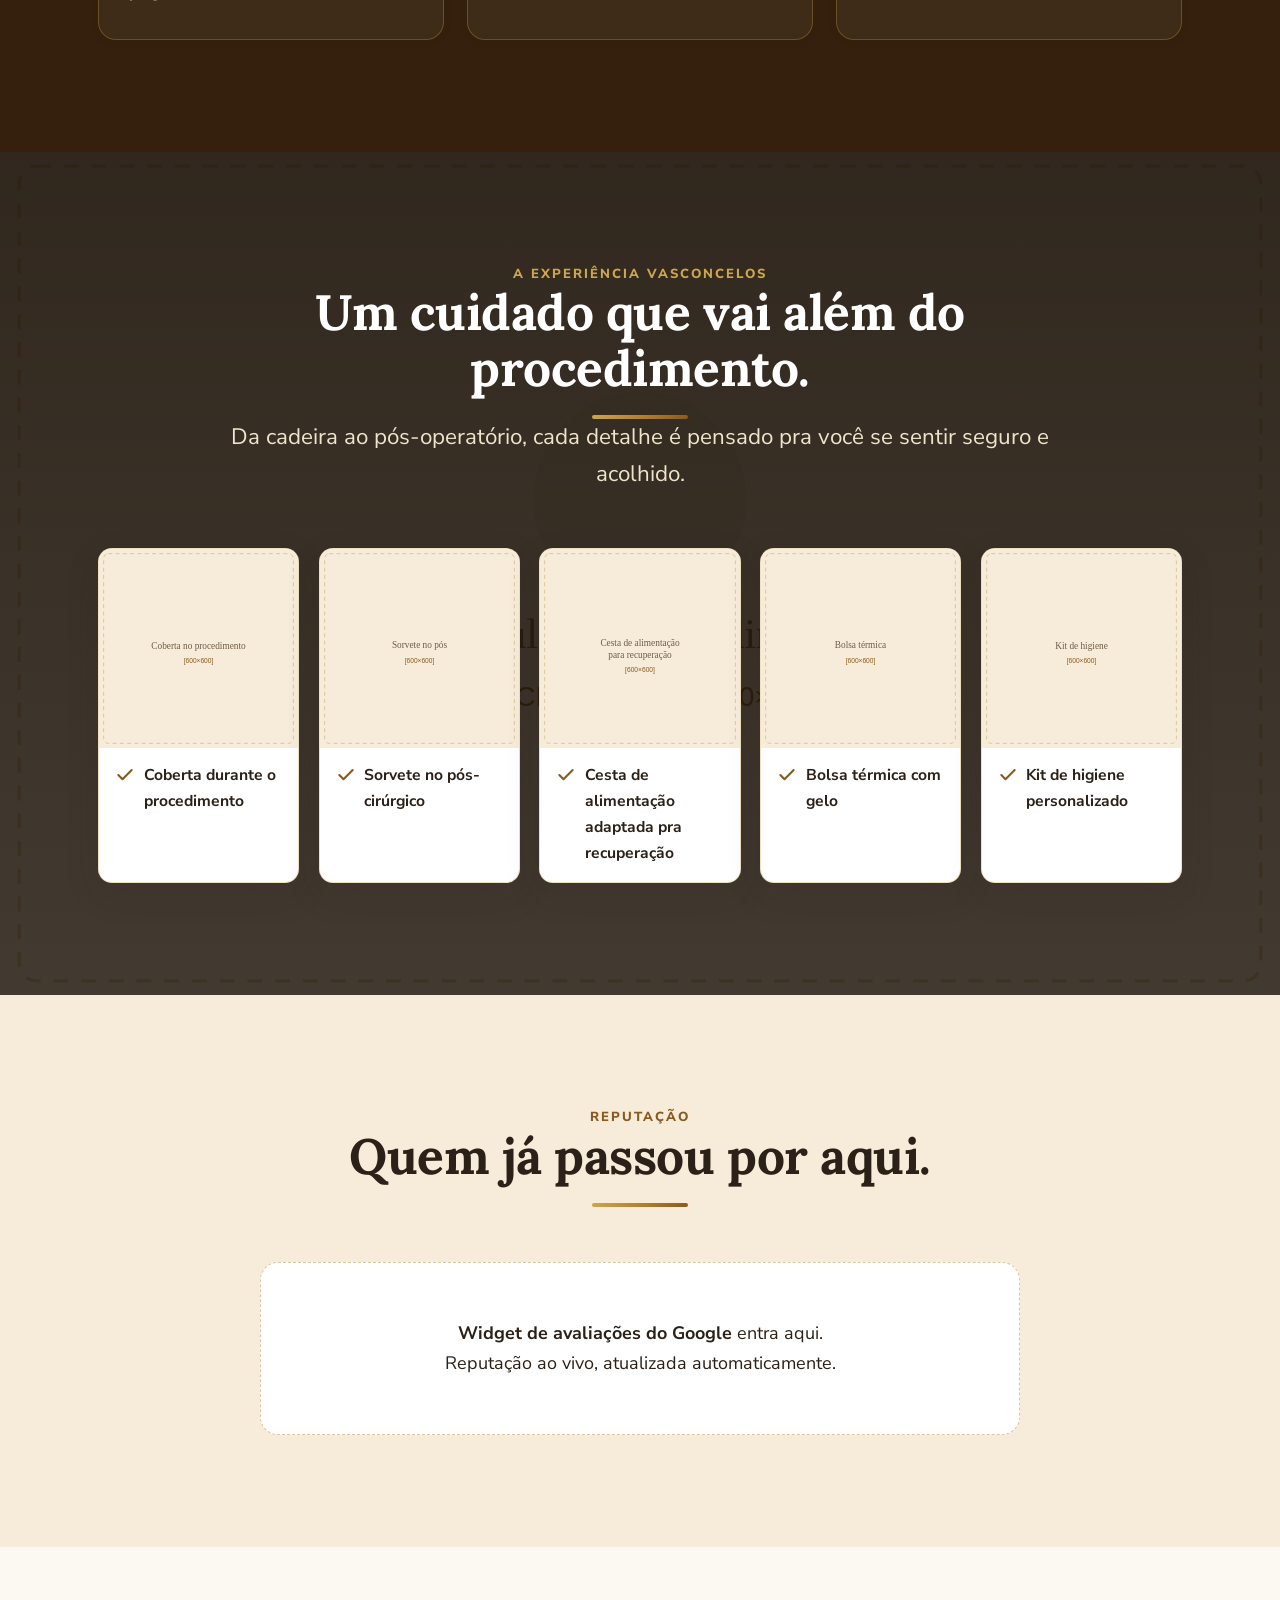
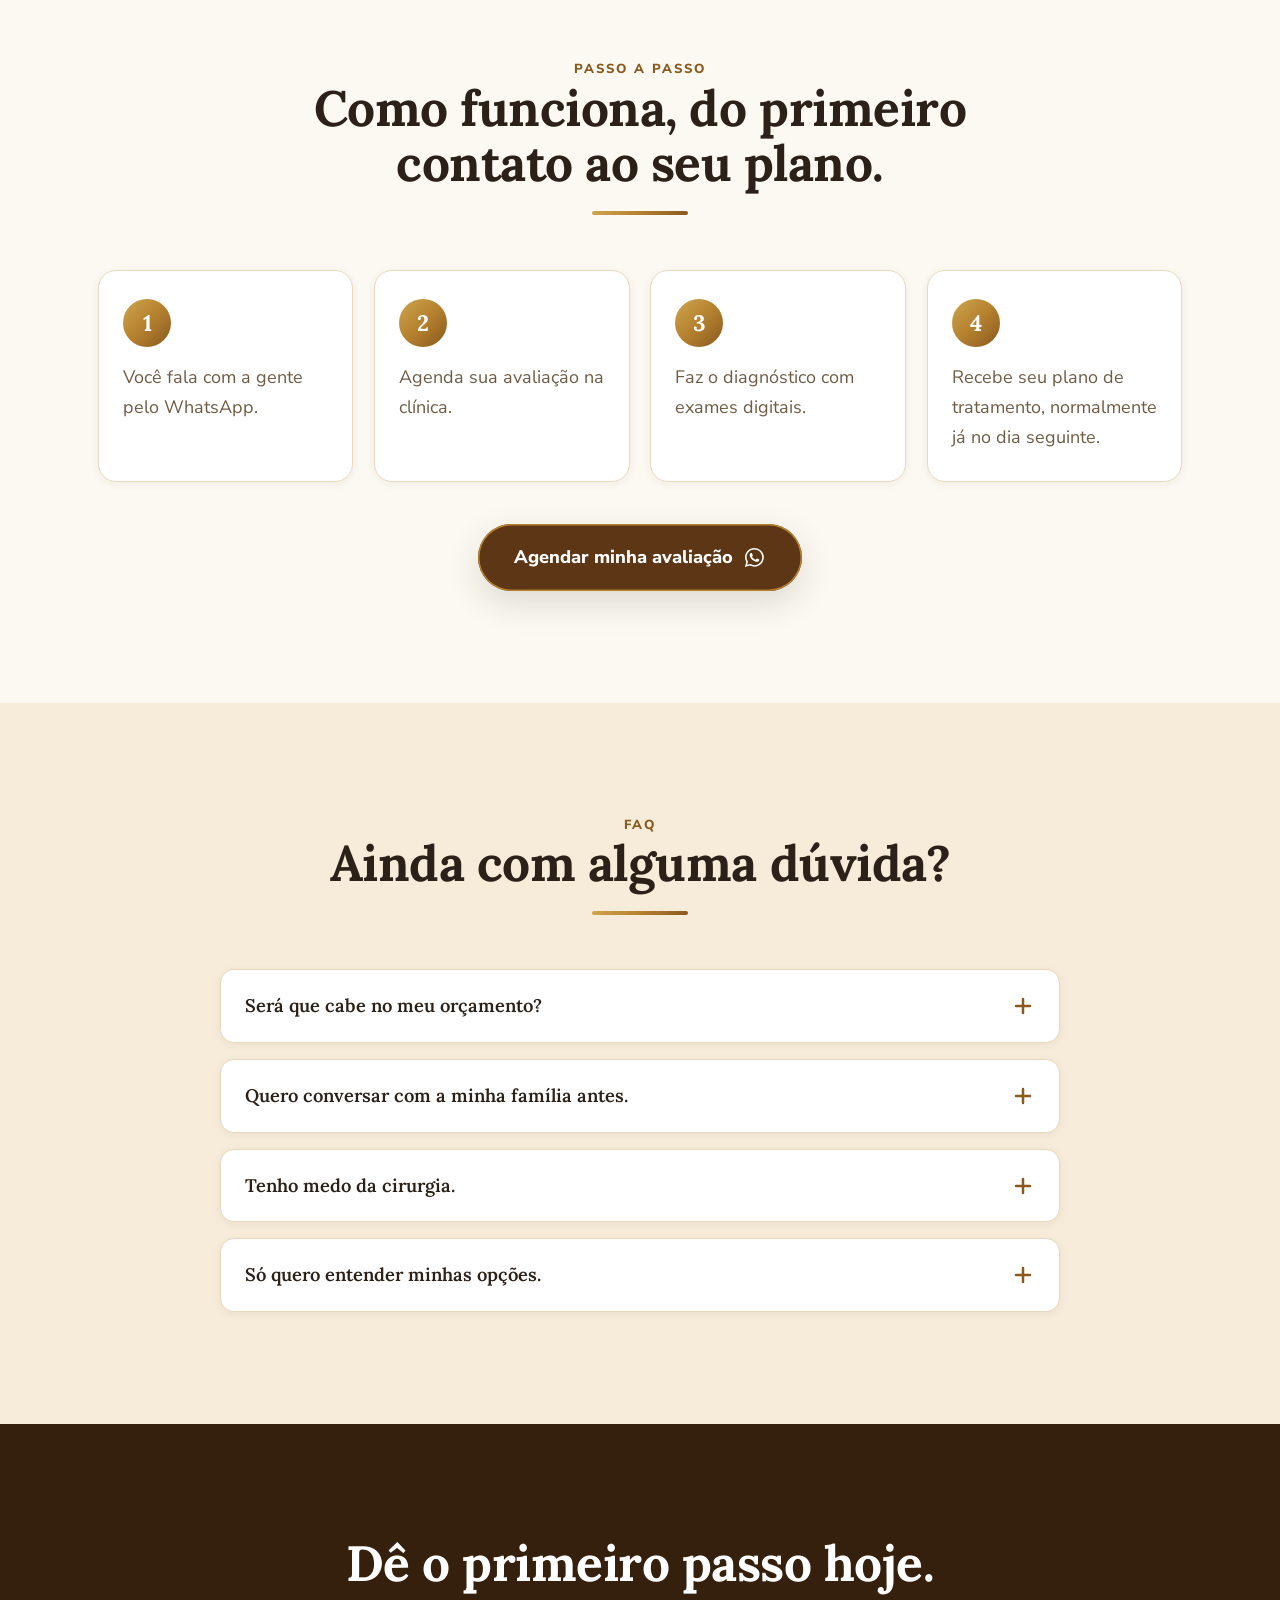
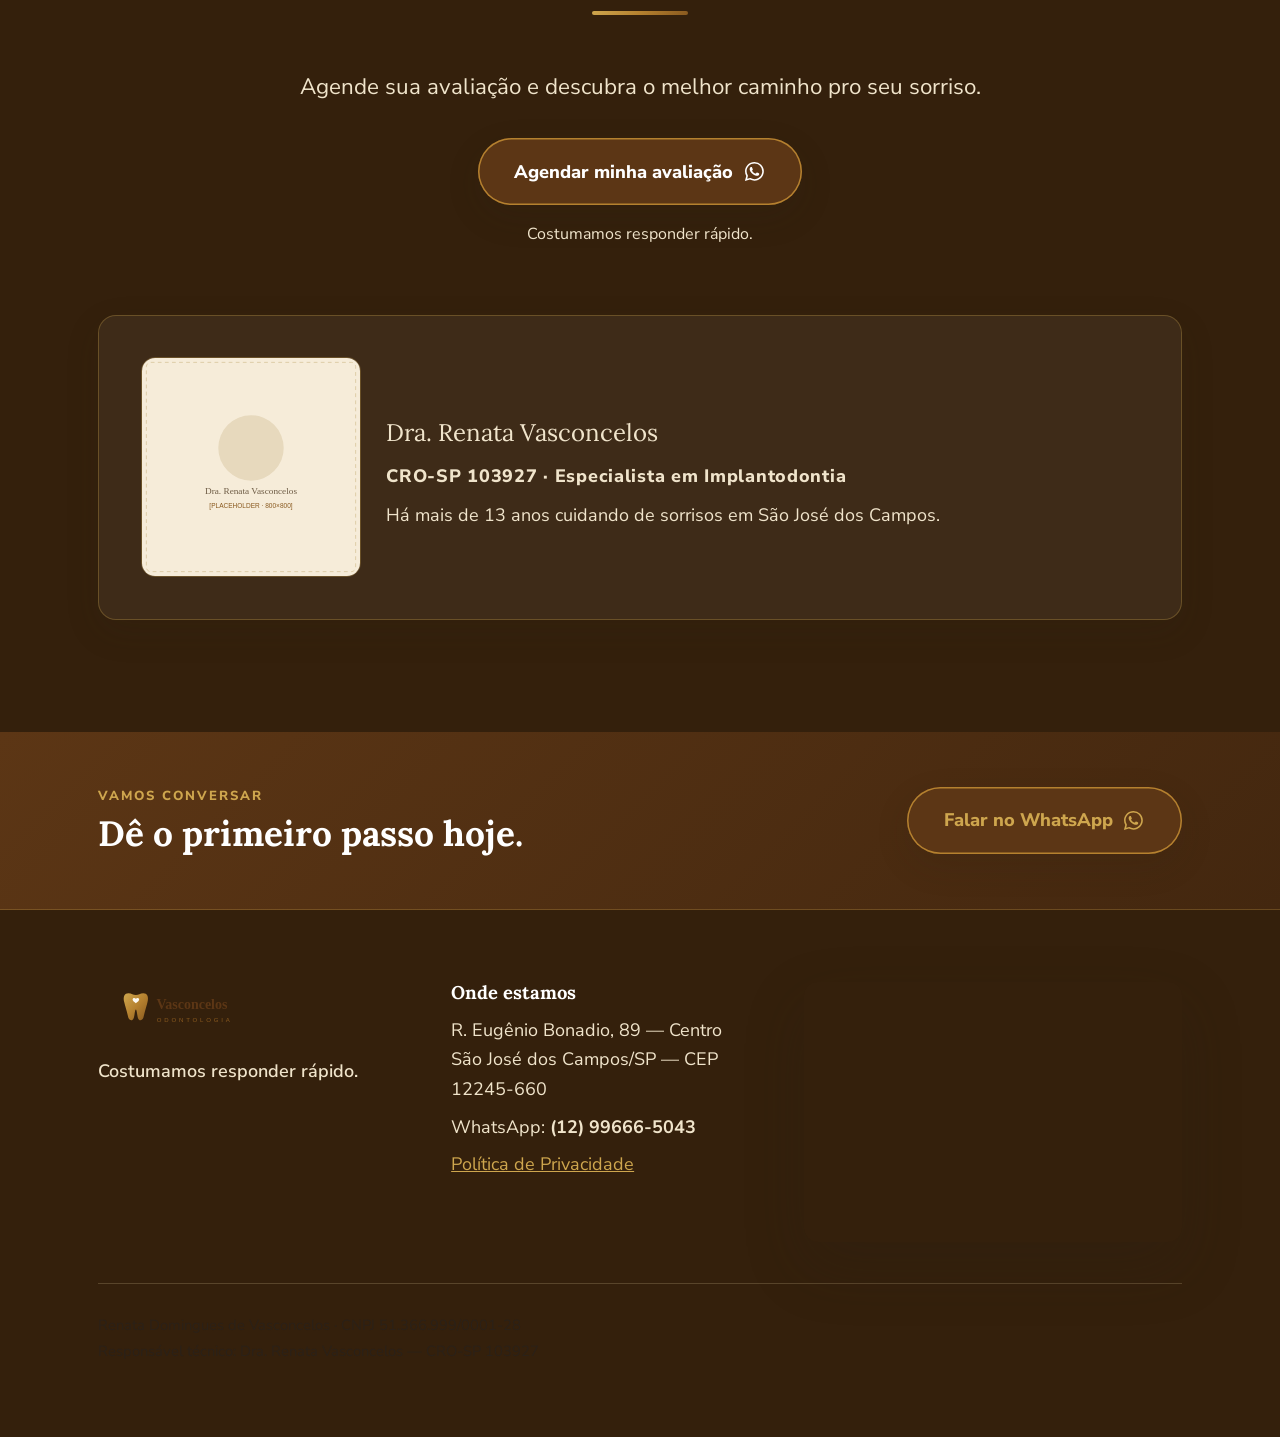
<file: modelos/modelo-3/index.html>
<!DOCTYPE html>
<html lang="pt-BR">
<head>
  <meta charset="UTF-8">
  <meta name="viewport" content="width=device-width, initial-scale=1.0">

  <!-- SEO (§8) -->
  <title>Implantes Dentários em São José dos Campos | Clínica Vasconcelos</title>
  <meta name="description" content="Reabilitação com implantes dentários em São José dos Campos. Atendimento humanizado, diagnóstico digital e equipe especializada. Agende sua avaliação.">
  <link rel="canonical" href="https://SEU-DOMINIO.com.br/">

  <!-- Open Graph (§8) -->
  <meta property="og:title" content="Implantes Dentários em São José dos Campos | Clínica Vasconcelos">
  <meta property="og:description" content="Reabilitação com implantes dentários em São José dos Campos. Atendimento humanizado, diagnóstico digital e equipe especializada. Agende sua avaliação.">
  <meta property="og:image" content="https://SEU-DOMINIO.com.br/assets/img/og.svg">
  <meta property="og:type" content="website">
  <meta property="og:locale" content="pt_BR">
  <meta property="og:url" content="https://SEU-DOMINIO.com.br/">

  <!-- Favicon (derivar do ícone dente-coração da logo) -->
  <link rel="icon" type="image/svg+xml" href="../../assets/favicon.svg">

  <!-- Fontes (§5): Lora (títulos) + Nunito Sans (corpo/labels), display=swap -->
  <link rel="preconnect" href="https://fonts.googleapis.com">
  <link rel="preconnect" href="https://fonts.gstatic.com" crossorigin>
  <link href="https://fonts.googleapis.com/css2?family=Lora:wght@500;600;700&family=Nunito+Sans:wght@400;600;700;800&display=swap" rel="stylesheet">

  <link rel="stylesheet" href="style.css">

  <!-- ===== TRACKING (§9) — ativar depois ===== -->
  <!-- Meta Pixel: inserir depois -->
  <!-- Google Tag / GA4: inserir depois -->
  <!-- ========================================= -->

  <!-- Schema.org Dentist / LocalBusiness (§8) -->
  <script type="application/ld+json">
  {
    "@context": "https://schema.org",
    "@type": "Dentist",
    "name": "Clínica Vasconcelos Odontologia",
    "image": "https://SEU-DOMINIO.com.br/assets/img/og.svg",
    "url": "https://SEU-DOMINIO.com.br/",
    "telephone": "+5512996665043",
    "address": {
      "@type": "PostalAddress",
      "streetAddress": "R. Eugênio Bonadio, 89 — Centro",
      "addressLocality": "São José dos Campos",
      "addressRegion": "SP",
      "postalCode": "12245-660",
      "addressCountry": "BR"
    },
    "areaServed": ["São José dos Campos", "Jacareí", "São Francisco Xavier"],
    "medicalSpecialty": "Dentistry",
    "founder": {
      "@type": "Person",
      "name": "Dra. Renata Vasconcelos",
      "jobTitle": "Cirurgiã-dentista — CRO-SP 103927"
    }
  }
  </script>
</head>

<body>

  <!-- ============ HEADER ============ -->
  <header class="header">
    <div class="container header__inner">
      <a class="header__logo" href="#top" aria-label="Clínica Vasconcelos Odontologia — início">
        <img src="../../assets/logo.svg" alt="Clínica Vasconcelos Odontologia" width="220" height="63">
      </a>
      <a class="btn btn--primary" data-cta="header"
         href="https://wa.me/5512996665043?text=Ol%C3%A1!%20Vim%20pelo%20site%20e%20gostaria%20de%20agendar%20uma%20avalia%C3%A7%C3%A3o%20de%20implante.">
        <span class="header__cta-text">Agendar avaliação</span>
        <svg class="btn__icon" viewBox="0 0 24 24" fill="currentColor" aria-hidden="true"><path d="M19.05 4.91A9.82 9.82 0 0 0 12.04 2C6.58 2 2.13 6.45 2.13 11.91c0 1.75.46 3.45 1.32 4.95L2 22l5.25-1.38a9.9 9.9 0 0 0 4.79 1.22h.01c5.46 0 9.91-4.45 9.91-9.91 0-2.65-1.03-5.14-2.91-7.02ZM12.04 20.15c-1.48 0-2.93-.4-4.2-1.15l-.3-.18-3.12.82.83-3.04-.2-.31a8.18 8.18 0 0 1-1.26-4.38c0-4.54 3.7-8.24 8.25-8.24 2.2 0 4.27.86 5.83 2.42a8.2 8.2 0 0 1 2.41 5.83c0 4.54-3.7 8.41-8.25 8.41Zm4.52-6.16c-.25-.12-1.47-.72-1.69-.81-.23-.08-.39-.12-.56.13-.16.25-.64.81-.79.97-.14.17-.29.19-.54.06-.25-.12-1.05-.39-1.99-1.23-.74-.66-1.23-1.47-1.38-1.72-.14-.25-.01-.38.11-.51.11-.11.25-.29.37-.43.13-.14.17-.25.25-.41.08-.17.04-.31-.02-.43-.06-.12-.56-1.34-.76-1.84-.2-.48-.41-.42-.56-.43h-.48c-.17 0-.43.06-.66.31-.23.25-.86.85-.86 2.07 0 1.22.89 2.4 1.01 2.56.12.17 1.75 2.67 4.23 3.74.59.26 1.05.41 1.41.52.59.19 1.13.16 1.56.1.48-.07 1.47-.6 1.68-1.18.21-.58.21-1.07.14-1.18-.06-.11-.22-.17-.47-.29Z"/></svg>
      </a>
    </div>
  </header>

  <main id="top">

    <!-- ============ §1 HERO ============ -->
    <section class="hero">
      <div class="hero__media-bg" aria-hidden="true">
        <img src="../../assets/img/hero.svg" width="1200" height="1400"
             alt="">
      </div>
      <div class="container hero__grid">
        <div class="hero__copy reveal">
          <p class="eyebrow eyebrow--light">Implantes &amp; Reabilitação Oral</p>
          <h1 class="hero__title">Voltar a sorrir, mastigar e se sentir bem de novo.</h1>
          <p class="lead hero__sub">Reabilitação com implantes dentários em São José dos Campos. Diagnóstico digital, equipe especializada e um cuidado que começa antes da cirurgia e continua depois dela.</p>
          <a class="btn btn--primary btn--lg" data-cta="hero"
             href="https://wa.me/5512996665043?text=Ol%C3%A1!%20Vim%20pelo%20site%20e%20gostaria%20de%20agendar%20uma%20avalia%C3%A7%C3%A3o%20de%20implante.">
            Agendar minha avaliação
            <svg class="btn__icon" viewBox="0 0 24 24" fill="currentColor" aria-hidden="true"><path d="M19.05 4.91A9.82 9.82 0 0 0 12.04 2C6.58 2 2.13 6.45 2.13 11.91c0 1.75.46 3.45 1.32 4.95L2 22l5.25-1.38a9.9 9.9 0 0 0 4.79 1.22h.01c5.46 0 9.91-4.45 9.91-9.91 0-2.65-1.03-5.14-2.91-7.02ZM12.04 20.15c-1.48 0-2.93-.4-4.2-1.15l-.3-.18-3.12.82.83-3.04-.2-.31a8.18 8.18 0 0 1-1.26-4.38c0-4.54 3.7-8.24 8.25-8.24 2.2 0 4.27.86 5.83 2.42a8.2 8.2 0 0 1 2.41 5.83c0 4.54-3.7 8.41-8.25 8.41Zm4.52-6.16c-.25-.12-1.47-.72-1.69-.81-.23-.08-.39-.12-.56.13-.16.25-.64.81-.79.97-.14.17-.29.19-.54.06-.25-.12-1.05-.39-1.99-1.23-.74-.66-1.23-1.47-1.38-1.72-.14-.25-.01-.38.11-.51.11-.11.25-.29.37-.43.13-.14.17-.25.25-.41.08-.17.04-.31-.02-.43-.06-.12-.56-1.34-.76-1.84-.2-.48-.41-.42-.56-.43h-.48c-.17 0-.43.06-.66.31-.23.25-.86.85-.86 2.07 0 1.22.89 2.4 1.01 2.56.12.17 1.75 2.67 4.23 3.74.59.26 1.05.41 1.41.52.59.19 1.13.16 1.56.1.48-.07 1.47-.6 1.68-1.18.21-.58.21-1.07.14-1.18-.06-.11-.22-.17-.47-.29Z"/></svg>
          </a>
          <p class="hero__trust">
            <span>+13 anos de clínica</span>
            <span class="dot" aria-hidden="true"></span>
            <span>Referência regional em implantes e reabilitação oral</span>
          </p>
        </div>
      </div>
    </section>

    <!-- ============ §2 IDENTIFICAÇÃO ============ -->
    <section class="section section--warm">
      <div class="container reveal">
        <div class="section__head">
          <h2>Conviver com uma prótese que solta não precisa ser pra sempre.</h2>
          <hr class="divider">
        </div>
        <p class="identify__body">Evitar certos alimentos. Segurar o sorriso na hora da foto. Sentir a prótese se mexer no meio de uma conversa. Aos poucos, abrir mão de coisas simples que davam prazer.</p>
        <p class="identify__close">Se você se reconhece nisso, existe um caminho — e ele é mais perto do que parece.</p>
      </div>
    </section>

    <!-- ============ FAIXA FULL-BLEED (sorriso) ============ -->
    <section class="band band--dark" aria-hidden="true">
      <img class="band__img" src="../../assets/img/band.svg" width="1600" height="700" loading="lazy" alt="">
    </section>

    <!-- ============ §3 A TRANSFORMAÇÃO ============ -->
    <section class="section section--center">
      <div class="container">
        <div class="section__head reveal">
          <p class="eyebrow">O depois</p>
          <h2>Como pode ser o seu dia a dia depois.</h2>
          <hr class="divider">
        </div>
        <ul class="cards cards--3">
          <li class="card reveal">
            <span class="card__icon" aria-hidden="true"><svg viewBox="0 0 24 24" fill="none" stroke="currentColor" stroke-width="2" stroke-linecap="round" stroke-linejoin="round"><path d="M20 6 9 17l-5-5"/></svg></span>
            <h3>Mastigar com firmeza</h3>
            <p>Mastigar com firmeza e segurança, sem medo.</p>
          </li>
          <li class="card reveal">
            <span class="card__icon" aria-hidden="true"><svg viewBox="0 0 24 24" fill="none" stroke="currentColor" stroke-width="2" stroke-linecap="round" stroke-linejoin="round"><circle cx="12" cy="12" r="9"/><path d="M8 14s1.5 2 4 2 4-2 4-2"/><path d="M9 9h.01M15 9h.01"/></svg></span>
            <h3>Sorrir sem pensar</h3>
            <p>Sorrir e falar sem pensar na prótese.</p>
          </li>
          <li class="card reveal">
            <span class="card__icon" aria-hidden="true"><svg viewBox="0 0 24 24" fill="none" stroke="currentColor" stroke-width="2" stroke-linecap="round" stroke-linejoin="round"><path d="M12 21s-7-4.5-9-9a4.5 4.5 0 0 1 8.3-2.4l.7 1 .7-1A4.5 4.5 0 0 1 21 12c-2 4.5-9 9-9 9Z"/></svg></span>
            <h3>Voltar a comer o que gosta</h3>
            <p>Voltar a comer o que você gosta.</p>
          </li>
        </ul>
      </div>
    </section>

    <!-- ============ §4 POR QUE A CLÍNICA VASCONCELOS ============ -->
    <section class="section section--dark section--center">
      <div class="container">
        <div class="section__head reveal">
          <p class="eyebrow eyebrow--light">Confiança</p>
          <h2 class="h2--light">Por que a Clínica Vasconcelos.</h2>
          <hr class="divider">
        </div>
        <ul class="cards cards--3">
          <li class="card card--dark reveal">
            <span class="card__icon" aria-hidden="true"><svg viewBox="0 0 24 24" fill="none" stroke="currentColor" stroke-width="2" stroke-linecap="round" stroke-linejoin="round"><path d="M12 21s-7-4.5-9-9a4.5 4.5 0 0 1 8.3-2.4l.7 1 .7-1A4.5 4.5 0 0 1 21 12c-2 4.5-9 9-9 9Z"/></svg></span>
            <h3>Atendimento humanizado</h3>
            <p>A gente escuta a história do seu dente antes de falar do tratamento. No seu tempo, sem julgamento.</p>
          </li>
          <li class="card card--dark reveal">
            <span class="card__icon" aria-hidden="true"><svg viewBox="0 0 24 24" fill="none" stroke="currentColor" stroke-width="2" stroke-linecap="round" stroke-linejoin="round"><rect x="3" y="4" width="18" height="13" rx="2"/><path d="M8 21h8M12 17v4"/><path d="M7 10l2.5 2.5L12 9l2 2 3-3"/></svg></span>
            <h3>Diagnóstico digital na clínica</h3>
            <p>Seus exames são feitos aqui mesmo, e o plano costuma ser apresentado já no dia seguinte.</p>
          </li>
          <li class="card card--dark reveal">
            <span class="card__icon" aria-hidden="true"><svg viewBox="0 0 24 24" fill="none" stroke="currentColor" stroke-width="2" stroke-linecap="round" stroke-linejoin="round"><circle cx="9" cy="8" r="3"/><path d="M2 21a7 7 0 0 1 14 0"/><path d="M16 5a3 3 0 0 1 0 6M22 21a6.5 6.5 0 0 0-4-6"/></svg></span>
            <h3>Equipe especializada</h3>
            <p>Mais de 13 anos cuidando de sorrisos, com a Dra. Renata e um time focado em implante e reabilitação.</p>
          </li>
        </ul>
      </div>
    </section>

    <!-- ============ §5 A EXPERIÊNCIA VASCONCELOS ============ -->
    <section class="section section--center exp">
      <div class="exp__bg" aria-hidden="true">
        <img src="../../assets/img/consultorio.svg" width="1200" height="800" loading="lazy" alt="">
      </div>
      <div class="container exp__inner">
        <div class="section__head reveal">
          <p class="eyebrow eyebrow--light">A experiência Vasconcelos</p>
          <h2 class="h2--light">Um cuidado que vai além do procedimento.</h2>
          <hr class="divider">
          <p class="lead lead--light">Da cadeira ao pós-operatório, cada detalhe é pensado pra você se sentir seguro e acolhido.</p>
        </div>
        <ul class="exp__grid reveal">
          <li class="exp__item">
            <img src="../../assets/img/exp-1.svg" width="600" height="600" loading="lazy" alt="Coberta oferecida ao paciente durante o procedimento">
            <span class="exp__label"><svg viewBox="0 0 24 24" fill="none" stroke="currentColor" stroke-width="2.5" stroke-linecap="round" stroke-linejoin="round" aria-hidden="true"><path d="M20 6 9 17l-5-5"/></svg>Coberta durante o procedimento</span>
          </li>
          <li class="exp__item">
            <img src="../../assets/img/exp-2.svg" width="600" height="600" loading="lazy" alt="Sorvete oferecido no pós-cirúrgico">
            <span class="exp__label"><svg viewBox="0 0 24 24" fill="none" stroke="currentColor" stroke-width="2.5" stroke-linecap="round" stroke-linejoin="round" aria-hidden="true"><path d="M20 6 9 17l-5-5"/></svg>Sorvete no pós-cirúrgico</span>
          </li>
          <li class="exp__item">
            <img src="../../assets/img/exp-3.svg" width="600" height="600" loading="lazy" alt="Cesta de alimentação adaptada para a recuperação">
            <span class="exp__label"><svg viewBox="0 0 24 24" fill="none" stroke="currentColor" stroke-width="2.5" stroke-linecap="round" stroke-linejoin="round" aria-hidden="true"><path d="M20 6 9 17l-5-5"/></svg>Cesta de alimentação adaptada pra recuperação</span>
          </li>
          <li class="exp__item">
            <img src="../../assets/img/exp-4.svg" width="600" height="600" loading="lazy" alt="Bolsa térmica com gelo para o pós-operatório">
            <span class="exp__label"><svg viewBox="0 0 24 24" fill="none" stroke="currentColor" stroke-width="2.5" stroke-linecap="round" stroke-linejoin="round" aria-hidden="true"><path d="M20 6 9 17l-5-5"/></svg>Bolsa térmica com gelo</span>
          </li>
          <li class="exp__item">
            <img src="../../assets/img/exp-5.svg" width="600" height="600" loading="lazy" alt="Kit de higiene personalizado para o paciente">
            <span class="exp__label"><svg viewBox="0 0 24 24" fill="none" stroke="currentColor" stroke-width="2.5" stroke-linecap="round" stroke-linejoin="round" aria-hidden="true"><path d="M20 6 9 17l-5-5"/></svg>Kit de higiene personalizado</span>
          </li>
        </ul>
      </div>
    </section>

    <!-- ============ §6 PROVA SOCIAL ============ -->
    <section class="section section--warm section--center">
      <div class="container">
        <div class="section__head reveal">
          <p class="eyebrow">Reputação</p>
          <h2>Quem já passou por aqui.</h2>
          <hr class="divider">
        </div>
        <!-- TODO: embutir o widget de avaliações do Google quando houver config.
             Depois, complementar com 1–2 depoimentos específicos de implante. -->
        <div class="reviews__widget reveal">
          <p><strong>Widget de avaliações do Google</strong> entra aqui.</p>
          <p>Reputação ao vivo, atualizada automaticamente.</p>
        </div>
      </div>
    </section>

    <!-- ============ §7 COMO FUNCIONA ============ -->
    <section class="section section--center">
      <div class="container">
        <div class="section__head reveal">
          <p class="eyebrow">Passo a passo</p>
          <h2>Como funciona, do primeiro contato ao seu plano.</h2>
          <hr class="divider">
        </div>
        <ol class="steps">
          <li class="step reveal"><span class="step__num" aria-hidden="true"></span><p>Você fala com a gente pelo WhatsApp.</p></li>
          <li class="step reveal"><span class="step__num" aria-hidden="true"></span><p>Agenda sua avaliação na clínica.</p></li>
          <li class="step reveal"><span class="step__num" aria-hidden="true"></span><p>Faz o diagnóstico com exames digitais.</p></li>
          <li class="step reveal"><span class="step__num" aria-hidden="true"></span><p>Recebe seu plano de tratamento, normalmente já no dia seguinte.</p></li>
        </ol>
        <div class="steps__cta reveal">
          <a class="btn btn--primary btn--lg" data-cta="como-funciona"
             href="https://wa.me/5512996665043?text=Ol%C3%A1!%20Vim%20pelo%20site%20e%20gostaria%20de%20agendar%20uma%20avalia%C3%A7%C3%A3o%20de%20implante.">
            Agendar minha avaliação
            <svg class="btn__icon" viewBox="0 0 24 24" fill="currentColor" aria-hidden="true"><path d="M19.05 4.91A9.82 9.82 0 0 0 12.04 2C6.58 2 2.13 6.45 2.13 11.91c0 1.75.46 3.45 1.32 4.95L2 22l5.25-1.38a9.9 9.9 0 0 0 4.79 1.22h.01c5.46 0 9.91-4.45 9.91-9.91 0-2.65-1.03-5.14-2.91-7.02ZM12.04 20.15c-1.48 0-2.93-.4-4.2-1.15l-.3-.18-3.12.82.83-3.04-.2-.31a8.18 8.18 0 0 1-1.26-4.38c0-4.54 3.7-8.24 8.25-8.24 2.2 0 4.27.86 5.83 2.42a8.2 8.2 0 0 1 2.41 5.83c0 4.54-3.7 8.41-8.25 8.41Zm4.52-6.16c-.25-.12-1.47-.72-1.69-.81-.23-.08-.39-.12-.56.13-.16.25-.64.81-.79.97-.14.17-.29.19-.54.06-.25-.12-1.05-.39-1.99-1.23-.74-.66-1.23-1.47-1.38-1.72-.14-.25-.01-.38.11-.51.11-.11.25-.29.37-.43.13-.14.17-.25.25-.41.08-.17.04-.31-.02-.43-.06-.12-.56-1.34-.76-1.84-.2-.48-.41-.42-.56-.43h-.48c-.17 0-.43.06-.66.31-.23.25-.86.85-.86 2.07 0 1.22.89 2.4 1.01 2.56.12.17 1.75 2.67 4.23 3.74.59.26 1.05.41 1.41.52.59.19 1.13.16 1.56.1.48-.07 1.47-.6 1.68-1.18.21-.58.21-1.07.14-1.18-.06-.11-.22-.17-.47-.29Z"/></svg>
          </a>
        </div>
      </div>
    </section>

    <!-- ============ §8 DÚVIDAS FREQUENTES ============ -->
    <section class="section section--warm section--center">
      <div class="container">
        <div class="section__head reveal">
          <p class="eyebrow">FAQ</p>
          <h2>Ainda com alguma dúvida?</h2>
          <hr class="divider">
        </div>
        <div class="faq reveal">
          <div class="faq__item">
            <button class="faq__q" aria-expanded="false" aria-controls="faq1" id="faq1-q">
              Será que cabe no meu orçamento?
              <svg class="faq__icon" viewBox="0 0 24 24" fill="none" stroke="currentColor" stroke-width="2.5" stroke-linecap="round" aria-hidden="true"><path d="M12 5v14M5 12h14"/></svg>
            </button>
            <div class="faq__a" id="faq1" role="region" aria-labelledby="faq1-q">
              <div class="faq__a-inner">Cada caso é único. Na avaliação, a gente monta o plano e as condições junto com você, com calma.</div>
            </div>
          </div>
          <div class="faq__item">
            <button class="faq__q" aria-expanded="false" aria-controls="faq2" id="faq2-q">
              Quero conversar com a minha família antes.
              <svg class="faq__icon" viewBox="0 0 24 24" fill="none" stroke="currentColor" stroke-width="2.5" stroke-linecap="round" aria-hidden="true"><path d="M12 5v14M5 12h14"/></svg>
            </button>
            <div class="faq__a" id="faq2" role="region" aria-labelledby="faq2-q">
              <div class="faq__a-inner">Pode trazer quem você quiser na consulta. A decisão é sua — a gente só ajuda a deixar tudo claro.</div>
            </div>
          </div>
          <div class="faq__item">
            <button class="faq__q" aria-expanded="false" aria-controls="faq3" id="faq3-q">
              Tenho medo da cirurgia.
              <svg class="faq__icon" viewBox="0 0 24 24" fill="none" stroke="currentColor" stroke-width="2.5" stroke-linecap="round" aria-hidden="true"><path d="M12 5v14M5 12h14"/></svg>
            </button>
            <div class="faq__a" id="faq3" role="region" aria-labelledby="faq3-q">
              <div class="faq__a-inner">A gente entende. Por isso cuidamos de cada etapa, do conforto durante o procedimento ao acompanhamento no pós.</div>
            </div>
          </div>
          <div class="faq__item">
            <button class="faq__q" aria-expanded="false" aria-controls="faq4" id="faq4-q">
              Só quero entender minhas opções.
              <svg class="faq__icon" viewBox="0 0 24 24" fill="none" stroke="currentColor" stroke-width="2.5" stroke-linecap="round" aria-hidden="true"><path d="M12 5v14M5 12h14"/></svg>
            </button>
            <div class="faq__a" id="faq4" role="region" aria-labelledby="faq4-q">
              <div class="faq__a-inner">A avaliação serve exatamente pra isso.</div>
            </div>
          </div>
        </div>
      </div>
    </section>

    <!-- ============ §9 CTA FINAL + AUTORIDADE ============ -->
    <section class="section section--center final-sec">
      <div class="container">
        <div class="final reveal">
          <div class="section__head" style="margin-inline:auto">
            <h2 class="h2--light">Dê o primeiro passo hoje.</h2>
            <hr class="divider">
          </div>
          <p class="lead lead--light">Agende sua avaliação e descubra o melhor caminho pro seu sorriso.</p>
          <a class="btn btn--primary btn--lg" data-cta="final"
             href="https://wa.me/5512996665043?text=Ol%C3%A1!%20Vim%20pelo%20site%20e%20gostaria%20de%20agendar%20uma%20avalia%C3%A7%C3%A3o%20de%20implante.">
            Agendar minha avaliação
            <svg class="btn__icon" viewBox="0 0 24 24" fill="currentColor" aria-hidden="true"><path d="M19.05 4.91A9.82 9.82 0 0 0 12.04 2C6.58 2 2.13 6.45 2.13 11.91c0 1.75.46 3.45 1.32 4.95L2 22l5.25-1.38a9.9 9.9 0 0 0 4.79 1.22h.01c5.46 0 9.91-4.45 9.91-9.91 0-2.65-1.03-5.14-2.91-7.02ZM12.04 20.15c-1.48 0-2.93-.4-4.2-1.15l-.3-.18-3.12.82.83-3.04-.2-.31a8.18 8.18 0 0 1-1.26-4.38c0-4.54 3.7-8.24 8.25-8.24 2.2 0 4.27.86 5.83 2.42a8.2 8.2 0 0 1 2.41 5.83c0 4.54-3.7 8.41-8.25 8.41Zm4.52-6.16c-.25-.12-1.47-.72-1.69-.81-.23-.08-.39-.12-.56.13-.16.25-.64.81-.79.97-.14.17-.29.19-.54.06-.25-.12-1.05-.39-1.99-1.23-.74-.66-1.23-1.47-1.38-1.72-.14-.25-.01-.38.11-.51.11-.11.25-.29.37-.43.13-.14.17-.25.25-.41.08-.17.04-.31-.02-.43-.06-.12-.56-1.34-.76-1.84-.2-.48-.41-.42-.56-.43h-.48c-.17 0-.43.06-.66.31-.23.25-.86.85-.86 2.07 0 1.22.89 2.4 1.01 2.56.12.17 1.75 2.67 4.23 3.74.59.26 1.05.41 1.41.52.59.19 1.13.16 1.56.1.48-.07 1.47-.6 1.68-1.18.21-.58.21-1.07.14-1.18-.06-.11-.22-.17-.47-.29Z"/></svg>
          </a>
          <p class="final__micro">Costumamos responder rápido.</p>
        </div>

        <!-- Bloco de autoridade (§4/§9 conformidade) -->
        <div class="authority reveal">
          <figure class="authority__photo">
            <!-- [PLACEHOLDER foto Dra. Renata] -->
            <img src="../../assets/img/doctor.svg" width="800" height="800" loading="lazy"
                 alt="Dra. Renata Vasconcelos, cirurgiã-dentista responsável pela clínica">
          </figure>
          <div>
            <p class="authority__name">Dra. Renata Vasconcelos</p>
            <p class="authority__cro">CRO-SP 103927 · Especialista em Implantodontia</p>
            <p>Há mais de 13 anos cuidando de sorrisos em São José dos Campos.</p>
          </div>
        </div>
      </div>
    </section>
  </main>

  <!-- ============ RODAPÉ ============ -->
  <footer class="footer">
    <!-- Bloco de CTA em destaque no topo do rodapé -->
    <div class="footer__cta">
      <div class="container footer__cta-inner">
        <div class="footer__cta-text">
          <p class="eyebrow eyebrow--light">Vamos conversar</p>
          <p class="footer__cta-head">Dê o primeiro passo hoje.</p>
        </div>
        <a class="btn btn--primary btn--lg" data-cta="footer-btn"
           href="https://wa.me/5512996665043?text=Ol%C3%A1!%20Vim%20pelo%20site%20e%20gostaria%20de%20agendar%20uma%20avalia%C3%A7%C3%A3o%20de%20implante.">
          Falar no WhatsApp
          <svg class="btn__icon" viewBox="0 0 24 24" fill="currentColor" aria-hidden="true"><path d="M19.05 4.91A9.82 9.82 0 0 0 12.04 2C6.58 2 2.13 6.45 2.13 11.91c0 1.75.46 3.45 1.32 4.95L2 22l5.25-1.38a9.9 9.9 0 0 0 4.79 1.22h.01c5.46 0 9.91-4.45 9.91-9.91 0-2.65-1.03-5.14-2.91-7.02ZM12.04 20.15c-1.48 0-2.93-.4-4.2-1.15l-.3-.18-3.12.82.83-3.04-.2-.31a8.18 8.18 0 0 1-1.26-4.38c0-4.54 3.7-8.24 8.25-8.24 2.2 0 4.27.86 5.83 2.42a8.2 8.2 0 0 1 2.41 5.83c0 4.54-3.7 8.41-8.25 8.41Zm4.52-6.16c-.25-.12-1.47-.72-1.69-.81-.23-.08-.39-.12-.56.13-.16.25-.64.81-.79.97-.14.17-.29.19-.54.06-.25-.12-1.05-.39-1.99-1.23-.74-.66-1.23-1.47-1.38-1.72-.14-.25-.01-.38.11-.51.11-.11.25-.29.37-.43.13-.14.17-.25.25-.41.08-.17.04-.31-.02-.43-.06-.12-.56-1.34-.76-1.84-.2-.48-.41-.42-.56-.43h-.48c-.17 0-.43.06-.66.31-.23.25-.86.85-.86 2.07 0 1.22.89 2.4 1.01 2.56.12.17 1.75 2.67 4.23 3.74.59.26 1.05.41 1.41.52.59.19 1.13.16 1.56.1.48-.07 1.47-.6 1.68-1.18.21-.58.21-1.07.14-1.18-.06-.11-.22-.17-.47-.29Z"/></svg>
        </a>
      </div>
    </div>

    <div class="container">
      <div class="footer__grid">
        <div class="footer__col footer__brand">
          <div class="footer__logo"><img src="../../assets/logo.svg" alt="Clínica Vasconcelos Odontologia" width="240" height="69"></div>
          <p class="footer__note">Costumamos responder rápido.</p>
        </div>

        <div class="footer__col">
          <h3>Onde estamos</h3>
          <p>R. Eugênio Bonadio, 89 — Centro<br>São José dos Campos/SP — CEP 12245-660</p>
          <p>WhatsApp: <a class="plain" href="https://wa.me/5512996665043?text=Ol%C3%A1!%20Vim%20pelo%20site%20e%20gostaria%20de%20agendar%20uma%20avalia%C3%A7%C3%A3o%20de%20implante." data-cta="footer">(12) 99666-5043</a></p>
          <p><a href="../../politica-de-privacidade.html">Política de Privacidade</a></p>
        </div>

        <div class="footer__col footer__map-col">
          <iframe class="footer__map" title="Mapa da Clínica Vasconcelos — R. Eugênio Bonadio, 89, Centro, São José dos Campos"
            loading="lazy" referrerpolicy="no-referrer-when-downgrade"
            src="https://www.google.com/maps?q=R.%20Eug%C3%AAnio%20Bonadio%2C%2089%2C%20Centro%2C%20S%C3%A3o%20Jos%C3%A9%20dos%20Campos%20-%20SP%2C%2012245-660&output=embed"></iframe>
        </div>
      </div>

      <div class="footer__legal">
        <p>Renata Domingues de Vasconcelos · CNPJ 51.366.999/0001-28</p>
        <p>Responsável técnico: Dra. Renata Vasconcelos — CRO-SP 103927</p>
      </div>
    </div>
  </footer>

  <!-- Botão flutuante de WhatsApp (§7 obrigatório) -->
  <a class="wa-float" data-cta="float" aria-label="Falar no WhatsApp"
     href="https://wa.me/5512996665043?text=Ol%C3%A1!%20Vim%20pelo%20site%20e%20gostaria%20de%20agendar%20uma%20avalia%C3%A7%C3%A3o%20de%20implante.">
    <svg viewBox="0 0 24 24" fill="currentColor" aria-hidden="true"><path d="M19.05 4.91A9.82 9.82 0 0 0 12.04 2C6.58 2 2.13 6.45 2.13 11.91c0 1.75.46 3.45 1.32 4.95L2 22l5.25-1.38a9.9 9.9 0 0 0 4.79 1.22h.01c5.46 0 9.91-4.45 9.91-9.91 0-2.65-1.03-5.14-2.91-7.02ZM12.04 20.15c-1.48 0-2.93-.4-4.2-1.15l-.3-.18-3.12.82.83-3.04-.2-.31a8.18 8.18 0 0 1-1.26-4.38c0-4.54 3.7-8.24 8.25-8.24 2.2 0 4.27.86 5.83 2.42a8.2 8.2 0 0 1 2.41 5.83c0 4.54-3.7 8.41-8.25 8.41Zm4.52-6.16c-.25-.12-1.47-.72-1.69-.81-.23-.08-.39-.12-.56.13-.16.25-.64.81-.79.97-.14.17-.29.19-.54.06-.25-.12-1.05-.39-1.99-1.23-.74-.66-1.23-1.47-1.38-1.72-.14-.25-.01-.38.11-.51.11-.11.25-.29.37-.43.13-.14.17-.25.25-.41.08-.17.04-.31-.02-.43-.06-.12-.56-1.34-.76-1.84-.2-.48-.41-.42-.56-.43h-.48c-.17 0-.43.06-.66.31-.23.25-.86.85-.86 2.07 0 1.22.89 2.4 1.01 2.56.12.17 1.75 2.67 4.23 3.74.59.26 1.05.41 1.41.52.59.19 1.13.16 1.56.1.48-.07 1.47-.6 1.68-1.18.21-.58.21-1.07.14-1.18-.06-.11-.22-.17-.47-.29Z"/></svg>
  </a>

  <script src="../../main.js"></script>
</body>
</html>
</file>
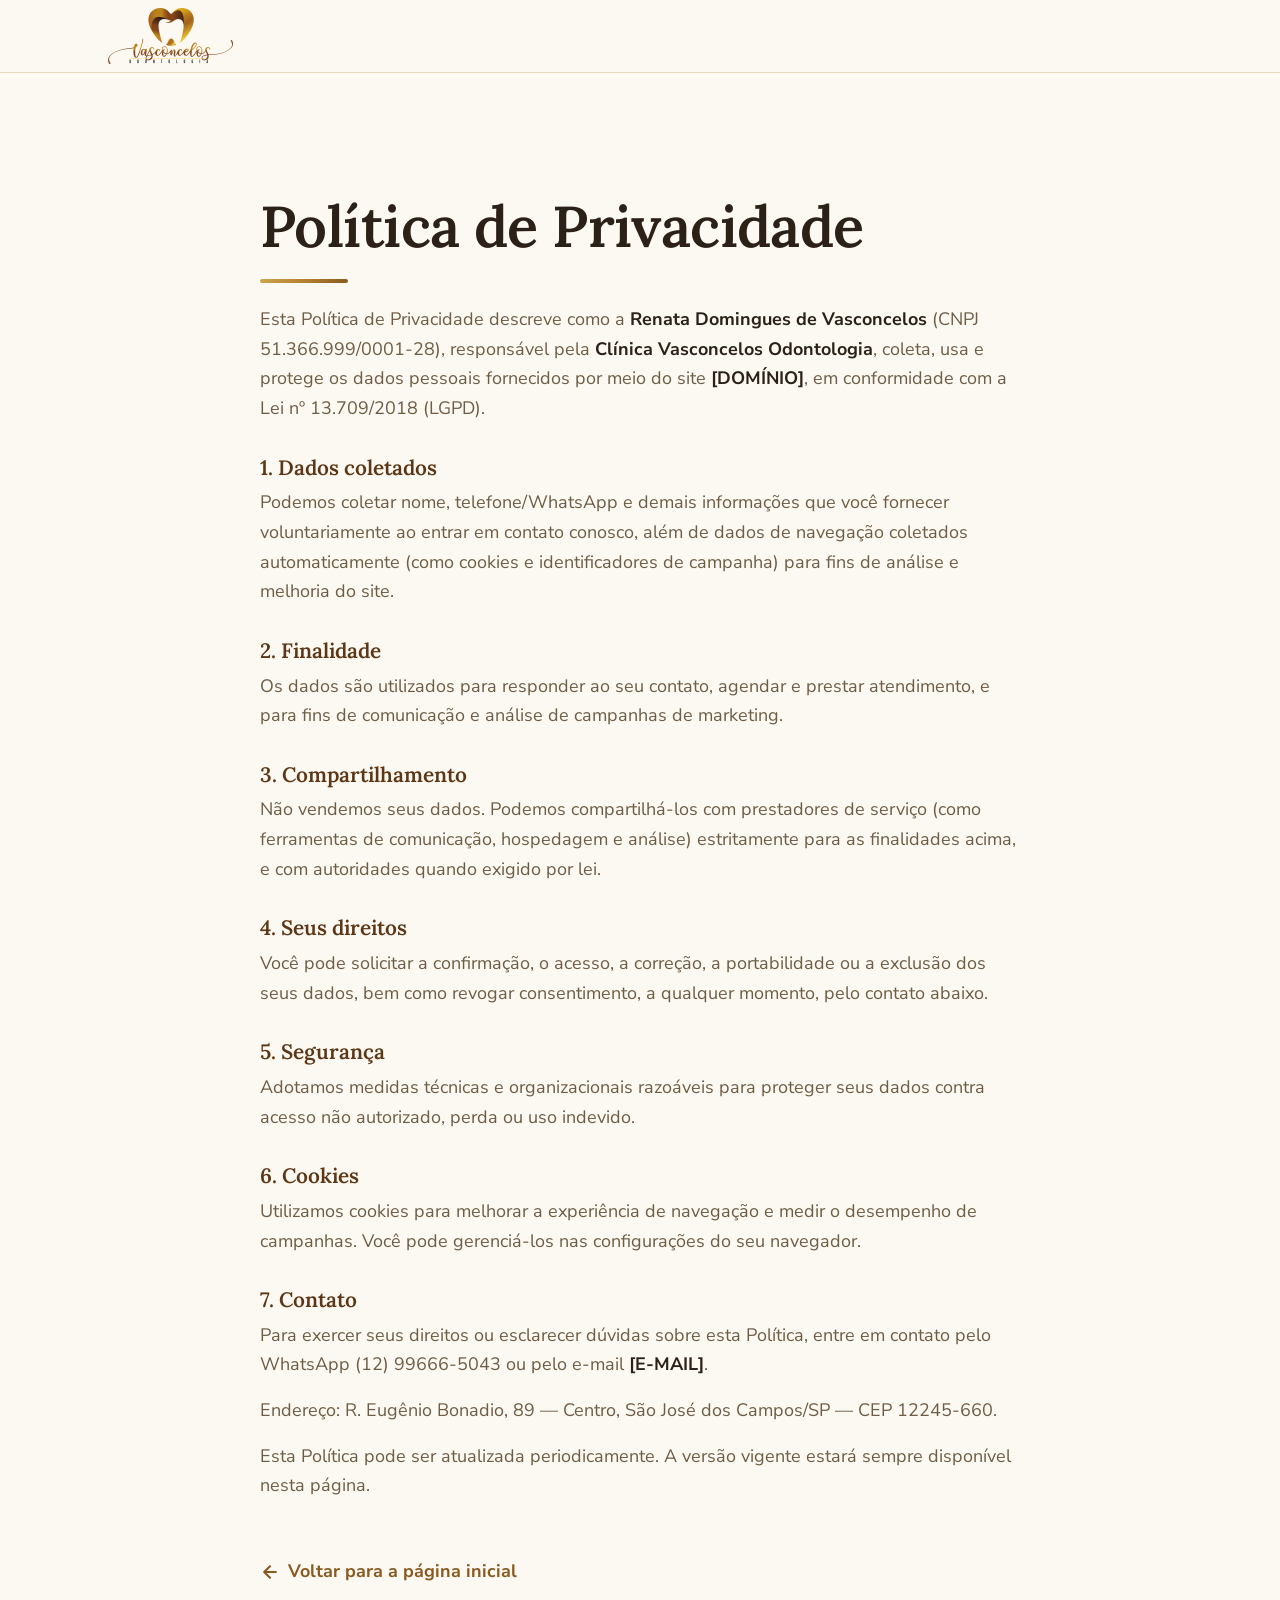
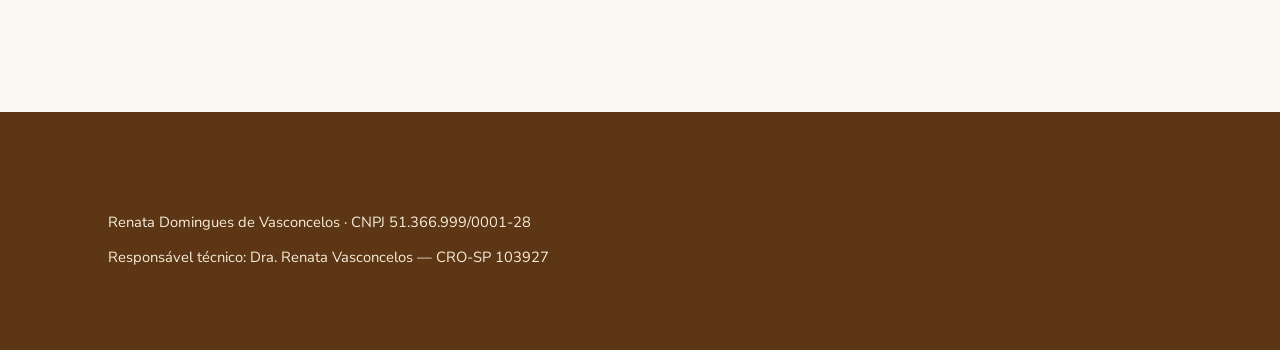
<file: politica-de-privacidade.html>
<!DOCTYPE html>
<html lang="pt-BR">
<head>
  <meta charset="UTF-8">
  <meta name="viewport" content="width=device-width, initial-scale=1.0">
  <title>Política de Privacidade | Clínica Vasconcelos Odontologia</title>
  <meta name="description" content="Política de Privacidade da Clínica Vasconcelos Odontologia, em conformidade com a LGPD (Lei nº 13.709/2018).">
  <meta name="robots" content="noindex, follow">
  <link rel="canonical" href="https://SEU-DOMINIO.com.br/politica-de-privacidade.html">
  <link rel="icon" href="assets/favicon.ico" sizes="any">
  <link rel="icon" type="image/png" sizes="32x32" href="assets/favicon-32.png">
  <link rel="apple-touch-icon" href="assets/apple-touch-icon.png">
  <link rel="preconnect" href="https://fonts.googleapis.com">
  <link rel="preconnect" href="https://fonts.gstatic.com" crossorigin>
  <link href="https://fonts.googleapis.com/css2?family=Lora:wght@500;600;700&family=Nunito+Sans:wght@400;600;700;800&display=swap" rel="stylesheet">
  <link rel="stylesheet" href="style.css">
</head>
<body>
  <header class="header">
    <div class="container header__inner">
      <a class="header__logo" href="index.html" aria-label="Clínica Vasconcelos Odontologia — início">
        <img src="assets/logo.png" alt="Clínica Vasconcelos Odontologia" width="223" height="100">
      </a>
    </div>
  </header>

  <main class="section">
    <div class="container">
      <article class="prose">
        <h1>Política de Privacidade</h1>
        <hr class="divider">
        <p>Esta Política de Privacidade descreve como a <strong>Renata Domingues de Vasconcelos</strong> (CNPJ 51.366.999/0001-28), responsável pela <strong>Clínica Vasconcelos Odontologia</strong>, coleta, usa e protege os dados pessoais fornecidos por meio do site <strong>[DOMÍNIO]</strong>, em conformidade com a Lei nº 13.709/2018 (LGPD).</p>

        <h2>1. Dados coletados</h2>
        <p>Podemos coletar nome, telefone/WhatsApp e demais informações que você fornecer voluntariamente ao entrar em contato conosco, além de dados de navegação coletados automaticamente (como cookies e identificadores de campanha) para fins de análise e melhoria do site.</p>

        <h2>2. Finalidade</h2>
        <p>Os dados são utilizados para responder ao seu contato, agendar e prestar atendimento, e para fins de comunicação e análise de campanhas de marketing.</p>

        <h2>3. Compartilhamento</h2>
        <p>Não vendemos seus dados. Podemos compartilhá-los com prestadores de serviço (como ferramentas de comunicação, hospedagem e análise) estritamente para as finalidades acima, e com autoridades quando exigido por lei.</p>

        <h2>4. Seus direitos</h2>
        <p>Você pode solicitar a confirmação, o acesso, a correção, a portabilidade ou a exclusão dos seus dados, bem como revogar consentimento, a qualquer momento, pelo contato abaixo.</p>

        <h2>5. Segurança</h2>
        <p>Adotamos medidas técnicas e organizacionais razoáveis para proteger seus dados contra acesso não autorizado, perda ou uso indevido.</p>

        <h2>6. Cookies</h2>
        <p>Utilizamos cookies para melhorar a experiência de navegação e medir o desempenho de campanhas. Você pode gerenciá-los nas configurações do seu navegador.</p>

        <h2>7. Contato</h2>
        <p>Para exercer seus direitos ou esclarecer dúvidas sobre esta Política, entre em contato pelo WhatsApp (12) 99666-5043 ou pelo e-mail <strong>[E-MAIL]</strong>.</p>

        <p>Endereço: R. Eugênio Bonadio, 89 — Centro, São José dos Campos/SP — CEP 12245-660.</p>

        <p>Esta Política pode ser atualizada periodicamente. A versão vigente estará sempre disponível nesta página.</p>

        <a class="back" href="index.html">
          <svg viewBox="0 0 24 24" width="20" height="20" fill="none" stroke="currentColor" stroke-width="2.5" stroke-linecap="round" stroke-linejoin="round" aria-hidden="true"><path d="M19 12H5M12 19l-7-7 7-7"/></svg>
          Voltar para a página inicial
        </a>
      </article>
    </div>
  </main>

  <footer class="footer">
    <div class="container">
      <div class="footer__legal" style="margin-top:0;border-top:0">
        <p>Renata Domingues de Vasconcelos · CNPJ 51.366.999/0001-28</p>
        <p>Responsável técnico: Dra. Renata Vasconcelos — CRO-SP 103927</p>
      </div>
    </div>
  </footer>
</body>
</html>
</file>
<file: style.css>
/* ==========================================================================
   Clínica Vasconcelos Odontologia — Modelo 2 "Acolhedor / Cards & Calor"
   Variante visual quente e amigável. CSS próprio e completo. Mobile-first.
   Mesmos tokens de marca do original; estética com cards arredondados,
   sombras suaves, fotos no topo dos cards e microinterações sutis.
   ========================================================================== */

/* ---------- Design tokens (§5) ---------- */
:root {
  --bg:            #FCF9F2; /* branco quente / creme claro, base */
  --surface:       #FFFFFF;
  --surface-warm:  #F6ECD9; /* creme da logo, seções alternadas */
  --text:          #2B2118; /* marrom-grafite quente */
  --text-muted:    #6E5C45;
  --primary:       #5C3615; /* marrom espresso — estrutura + CTAs */
  --primary-dark:  #43270F;
  --gold:          #B5812F; /* dourado principal — ícones, divisores, detalhes */
  --gold-deep:     #89591F; /* dourado escuro — ÚNICO dourado permitido em TEXTO */
  --gold-bright:   #CEA64E; /* dourado claro — só gradientes/decoração */
  --champagne:     #DAC79D; /* champanhe — bordas e detalhes sutis */
  --whatsapp:      #20BA5A; /* botão flutuante WhatsApp */
  --border:        #E7D9BD;
  --gold-gradient: linear-gradient(135deg, #CEA64E 0%, #B5812F 50%, #89591F 100%);

  /* fontes (§5) */
  --font-display: 'Lora', Georgia, 'Times New Roman', serif;
  --font-body: 'Nunito Sans', system-ui, -apple-system, Arial, sans-serif;

  /* outros tokens — raios maiores e sombras mais suaves para o ar acolhedor */
  --radius: 24px;
  --radius-lg: 32px;
  --radius-sm: 18px;
  --shadow-sm: 0 4px 18px rgba(92, 54, 21, 0.07);
  --shadow-md: 0 16px 40px rgba(92, 54, 21, 0.12);
  --shadow-lift: 0 24px 60px rgba(92, 54, 21, 0.18);
  --tap: 48px; /* alvo de toque mínimo */
  --maxw: 1160px;
  --gutter: clamp(1.25rem, 5vw, 3rem);
  --section-y: clamp(4rem, 9.5vw, 7.5rem);
  --card-gap: clamp(1.25rem, 2.6vw, 2rem);
}

/* ---------- Reset ---------- */
*, *::before, *::after { box-sizing: border-box; }
* { margin: 0; }
html { scroll-behavior: smooth; -webkit-text-size-adjust: 100%; }
body {
  font-family: var(--font-body);
  font-size: 1.125rem;            /* base mínimo 18px (§5) */
  line-height: 1.65;
  color: var(--text);
  background: var(--bg);
  -webkit-font-smoothing: antialiased;
  text-rendering: optimizeLegibility;
  overflow-x: hidden;             /* segurança extra contra overflow no mobile */
}
img, svg { display: block; max-width: 100%; height: auto; }
a { color: inherit; }
button { font: inherit; cursor: pointer; }
ul, ol { list-style: none; padding: 0; }

/* respeita usuários que pedem menos movimento */
@media (prefers-reduced-motion: reduce) {
  html { scroll-behavior: auto; }
  * { animation-duration: 0.001ms !important; transition-duration: 0.001ms !important; }
}

/* ---------- Foco visível (acessibilidade) ---------- */
:focus-visible {
  outline: 3px solid var(--gold-deep);
  outline-offset: 3px;
  border-radius: 8px;
}

/* ---------- Tipografia ---------- */
h1, h2, h3 { font-family: var(--font-display); font-weight: 600; line-height: 1.18; color: var(--text); text-wrap: balance; }
p, .lead { text-wrap: pretty; }
h1 { font-size: clamp(2.1rem, 6vw, 3.6rem); letter-spacing: -0.01em; }
h2 { font-size: clamp(1.7rem, 4.4vw, 2.7rem); }
h3 { font-size: clamp(1.25rem, 2.6vw, 1.5rem); }
p { color: var(--text); }
.lead { font-size: clamp(1.15rem, 2.4vw, 1.35rem); line-height: 1.6; color: var(--text-muted); }

.eyebrow {
  font-family: var(--font-body);
  font-weight: 700;
  text-transform: uppercase;
  letter-spacing: 0.15em;       /* ecoa "O D O N T O L O G I A" (§5) */
  font-size: 0.82rem;
  color: var(--gold-deep);      /* único dourado permitido em texto */
  display: inline-flex; align-items: center; gap: 0.55rem;
  margin-bottom: 0.9rem;        /* respiro até o título (reset zera margens) */
}
/* "pílula" decorativa do eyebrow — toque acolhedor */
.eyebrow::before {
  content: ""; width: 22px; height: 3px; border-radius: 3px;
  background: var(--gold-gradient); flex: none;
}
.section--center .eyebrow { justify-content: center; }

/* ---------- Layout ---------- */
.container { width: 100%; max-width: var(--maxw); margin-inline: auto; padding-inline: var(--gutter); }
.section { padding-block: var(--section-y); }
.section--warm { background: var(--surface-warm); }
.section__head { max-width: 780px; margin-bottom: clamp(2.4rem, 5.5vw, 3.5rem); }
.section--center .section__head { margin-inline: auto; text-align: center; }
.section--center .section__head .divider { margin-inline: auto; }
.section__head .lead { margin-top: 1.3rem; }

/* divisor de marca: linha fina com gold-gradient sob títulos (§5) */
.divider {
  width: 88px; height: 4px; border: 0; border-radius: 4px;
  background: var(--gold-gradient);
  margin-top: 1.1rem;
}

/* ---------- Botões / CTA ---------- */
.btn {
  display: inline-flex; align-items: center; justify-content: center; gap: 0.6rem;
  min-height: var(--tap); padding: 0.95rem 1.8rem;
  font-family: var(--font-body); font-weight: 800; font-size: 1.05rem;
  text-decoration: none; border: 0; border-radius: 999px;
  transition: transform 0.18s ease, box-shadow 0.22s ease, background-color 0.2s ease;
}
.btn--primary {
  background: var(--primary); color: #fff;          /* espresso + texto branco (~10:1) */
  box-shadow: var(--shadow-md), inset 0 0 0 1.5px var(--gold); /* detalhe fino dourado */
}
.btn--primary:hover { background: var(--primary-dark); transform: translateY(-2px); box-shadow: var(--shadow-lift), inset 0 0 0 1.5px var(--gold); }
.btn--lg { padding: 1.1rem 2.2rem; font-size: 1.12rem; }
.btn__icon { width: 1.25em; height: 1.25em; flex: none; }

/* ---------- Header ---------- */
.header {
  position: sticky; top: 0; z-index: 50;
  background: rgba(252, 249, 242, 0.92);
  backdrop-filter: saturate(140%) blur(8px);
  border-bottom: 1px solid var(--border);
}
.header__inner { display: flex; align-items: center; justify-content: space-between; gap: 1rem; min-height: 72px; }
.header__logo img { height: 56px; width: auto; }
.header .btn { padding-block: 0.7rem; }
@media (max-width: 560px) {
  .header__cta-text { display: none; }   /* no mobile, header enxuto; CTA flutuante/barra cobre */
  .header .btn { padding: 0.6rem 0.9rem; }
}

/* ---------- Hero ---------- */
.hero {
  background:
    radial-gradient(120% 90% at 100% 0%, rgba(206, 166, 78, 0.16) 0%, rgba(206, 166, 78, 0) 55%),
    var(--bg);
  padding-top: clamp(2.5rem, 6vw, 4rem);
  padding-bottom: clamp(4rem, 10vw, 7.5rem);
}
.hero__grid { display: grid; gap: clamp(2.25rem, 5vw, 4rem); align-items: center; }
.hero__title { margin-bottom: 1.25rem; }
.hero__sub { margin-bottom: 2rem; max-width: 44ch; }
.hero__badges {
  display: grid; gap: 0.9rem;
  grid-template-columns: 1fr;
  margin-top: 2rem; padding-top: 1.7rem; border-top: 1px solid var(--border);
}
@media (min-width: 480px) { .hero__badges { grid-template-columns: 1fr 1fr; } }
.trust-badge {
  display: flex; align-items: center; gap: 0.85rem;
  background: var(--surface); border: 1px solid var(--border);
  border-radius: var(--radius-sm); padding: 0.85rem 1.15rem;
  box-shadow: var(--shadow-sm);
  transition: transform 0.2s ease, box-shadow 0.25s ease, border-color 0.25s ease;
}
.trust-badge:hover { transform: translateY(-3px); box-shadow: var(--shadow-md); border-color: var(--champagne); }
.trust-badge__icon {
  width: 44px; height: 44px; border-radius: 50%; flex: none;
  display: grid; place-items: center; color: #fff; background: var(--gold-gradient);
  box-shadow: 0 5px 14px rgba(181, 129, 47, 0.32);
}
.trust-badge__icon svg { width: 23px; height: 23px; }
.trust-badge__text {
  display: flex; flex-direction: column; gap: 0.1rem; line-height: 1.25;
  font-size: 0.9rem; color: var(--text-muted); font-weight: 600;
}
.trust-badge__text strong {
  font-family: var(--font-display); font-weight: 700;
  font-size: 1.1rem; color: var(--primary); letter-spacing: -0.01em;
  white-space: nowrap;
}
.hero__media {
  border-radius: var(--radius-lg); overflow: hidden; box-shadow: var(--shadow-md);
  border: 6px solid var(--surface); background: var(--surface-warm);
  position: relative;
}
.hero__media::after {
  content: ""; position: absolute; inset: 0; border-radius: inherit;
  box-shadow: inset 0 0 0 1px var(--border); pointer-events: none;
}
.hero__media img { width: 100%; height: 100%; object-fit: cover; }

@media (min-width: 880px) {
  .hero__grid { grid-template-columns: 1.05fr 0.95fr; }
  .hero__media { max-height: 640px; }
}

/* ---------- Cards genéricos (cantos bem arredondados, hover elevando) ---------- */
.cards { display: grid; gap: var(--card-gap); }
@media (min-width: 760px) { .cards--3 { grid-template-columns: repeat(3, 1fr); } }

.card {
  background: var(--surface); border: 1px solid var(--border);
  border-radius: var(--radius); padding: clamp(1.9rem, 2.6vw, 2.4rem); box-shadow: var(--shadow-sm);
  height: 100%;
  transition: transform 0.2s ease, box-shadow 0.25s ease, border-color 0.25s ease;
}
.card:hover { transform: translateY(-6px); box-shadow: var(--shadow-lift); border-color: var(--champagne); }
.card__icon {
  width: 56px; height: 56px; border-radius: 18px; margin-bottom: 1.1rem;
  display: grid; place-items: center; color: #fff; background: var(--gold-gradient);
  box-shadow: 0 6px 16px rgba(181, 129, 47, 0.32);
}
.card__icon svg { width: 28px; height: 28px; }
.card h3 { margin-bottom: 0.5rem; }
.card p { color: var(--text-muted); }

/* Cards com FOTO no topo (§4) — coração do modelo acolhedor */
.cards--photo .card--photo { padding: 0; overflow: hidden; display: flex; flex-direction: column; }
.card--photo .card__media { aspect-ratio: 3 / 2; overflow: hidden; background: var(--surface-warm); }
.card--photo .card__media img { width: 100%; height: 100%; object-fit: cover; transition: transform 0.4s ease; }
.card--photo:hover .card__media img { transform: scale(1.05); }
.card--photo .card__body { padding: 1.7rem 1.8rem 2rem; }
.card--photo .card__icon {
  width: 54px; height: 54px; margin-top: -2.9rem; position: relative;
  border: 3px solid var(--surface); border-radius: 18px;
}

/* ---------- Identificação (§2) — agora com foto lado a lado ---------- */
.identify {
  display: grid; gap: clamp(1.6rem, 5vw, 3rem); align-items: center;
}
.identify__photo {
  border-radius: var(--radius-lg); overflow: hidden;
  box-shadow: var(--shadow-md); border: 6px solid var(--surface);
}
.identify__photo img { width: 100%; height: 100%; object-fit: cover; aspect-ratio: 9 / 11; }
.identify__body { font-size: clamp(1.15rem, 2.6vw, 1.4rem); color: var(--text); max-width: 60ch; }
.identify__close {
  margin-top: 1.5rem; font-family: var(--font-display); font-size: clamp(1.15rem, 2.5vw, 1.45rem);
  color: var(--primary); max-width: 60ch;
}
@media (min-width: 860px) {
  .identify { grid-template-columns: 0.85fr 1.15fr; }
}
/* título da identificação um pouco menor p/ evitar "vida" órfão na última linha */
.identify .section__head h2 { font-size: clamp(1.55rem, 3.7vw, 2.3rem); }

/* ---------- Experiência Vasconcelos (§5) — cards de mimos com ícones ---------- */
.exp__cards {
  display: flex; flex-wrap: wrap; justify-content: center; gap: var(--card-gap);
}
.exp-card {
  flex: 1 1 280px; max-width: 340px;
  background: var(--surface); border: 1px solid var(--border);
  border-radius: var(--radius); padding: clamp(1.8rem, 2.5vw, 2.3rem);
  box-shadow: var(--shadow-sm); text-align: center;
  display: flex; flex-direction: column; align-items: center; gap: 0.45rem;
  transition: transform 0.2s ease, box-shadow 0.25s ease, border-color 0.25s ease;
}
.exp-card:hover { transform: translateY(-6px); box-shadow: var(--shadow-lift); border-color: var(--champagne); }
.exp-card__icon {
  width: 64px; height: 64px; border-radius: 20px; margin-bottom: 0.6rem;
  display: grid; place-items: center; color: #fff; background: var(--gold-gradient);
  box-shadow: 0 6px 16px rgba(181, 129, 47, 0.32);
}
.exp-card__icon svg { width: 32px; height: 32px; }
.exp-card p { color: var(--text-muted); font-size: 0.98rem; }

/* ---------- Prova social (§6) — avaliações reais do Google ---------- */
.reviews__summary {
  display: flex; align-items: center; justify-content: center; flex-wrap: wrap;
  gap: 0.6rem 1.4rem; margin-bottom: clamp(2.2rem, 4.5vw, 3.2rem);
}
.reviews__score {
  font-family: var(--font-display); font-weight: 700; font-size: clamp(2.6rem, 6vw, 3.4rem);
  color: var(--primary); line-height: 1;
}
.reviews__summary-text { display: flex; flex-direction: column; gap: 0.2rem; text-align: left; }
.reviews__summary .reviews__stars { font-size: 1.3rem; }
.reviews__count { color: var(--text-muted); font-size: 0.98rem; }
.reviews__count strong { color: var(--text); }
.reviews__cta { margin-left: 0.4rem; }
.reviews__stars { color: var(--gold); letter-spacing: 2px; line-height: 1; }

/* carrossel de avaliações */
.reviews__carousel { position: relative; }
.reviews__track {
  display: flex; gap: var(--card-gap);
  overflow-x: auto; scroll-snap-type: x mandatory;
  scroll-behavior: smooth; scroll-padding: 0 var(--gutter);
  padding: 0.5rem 0.5rem 1.2rem; margin: 0 -0.5rem;
  -webkit-overflow-scrolling: touch; scrollbar-width: none;
}
.reviews__track::-webkit-scrollbar { display: none; }
.review {
  flex: 0 0 auto; width: min(88%, 360px); scroll-snap-align: center;
  background: var(--surface); border: 1px solid var(--border); border-radius: var(--radius);
  padding: 1.7rem 1.7rem 1.8rem; box-shadow: var(--shadow-sm); text-align: left;
  transition: transform 0.2s ease, box-shadow 0.25s ease, border-color 0.25s ease;
}
@media (min-width: 640px) { .review { width: min(46%, 360px); } }
@media (min-width: 980px) { .review { width: min(31.5%, 340px); } }
.review:hover { transform: translateY(-4px); box-shadow: var(--shadow-md); border-color: var(--champagne); }
/* setas de navegação */
.reviews__nav {
  position: absolute; top: 50%; transform: translateY(-50%); z-index: 2;
  width: 48px; height: 48px; border-radius: 50%;
  display: grid; place-items: center;
  background: var(--surface); color: var(--primary);
  border: 1px solid var(--border); box-shadow: var(--shadow-md);
  transition: transform 0.18s ease, box-shadow 0.22s ease, background-color 0.2s ease, opacity 0.2s ease;
}
.reviews__nav:hover { background: var(--surface-warm); transform: translateY(-50%) scale(1.06); }
.reviews__nav svg { width: 24px; height: 24px; }
.reviews__nav--prev { left: -8px; }
.reviews__nav--next { right: -8px; }
.reviews__nav[disabled] { opacity: 0; pointer-events: none; }
@media (min-width: 1240px) {
  .reviews__nav--prev { left: -22px; }
  .reviews__nav--next { right: -22px; }
}
@media (max-width: 560px) { .reviews__nav { display: none; } }
.review__head { display: flex; align-items: center; gap: 0.8rem; margin-bottom: 0.7rem; }
.review__avatar {
  width: 46px; height: 46px; border-radius: 50%; flex: none;
  display: grid; place-items: center; color: #fff;
  font-family: var(--font-display); font-weight: 700; font-size: 1.2rem;
  background: var(--gold-gradient); box-shadow: 0 4px 12px rgba(181, 129, 47, 0.3);
}
.review__name { font-weight: 800; color: var(--text); line-height: 1.2; }
.review__meta { font-size: 0.85rem; color: var(--text-muted); }
.review .review__stars { display: block; font-size: 1.05rem; margin-bottom: 0.55rem; }
.review__text { color: var(--text-muted); font-size: 1rem; }

/* ---------- Timeline / Como funciona (§7) ---------- */
.steps { display: grid; gap: var(--card-gap); counter-reset: step; position: relative; }
@media (min-width: 760px) {
  .steps { grid-template-columns: repeat(4, 1fr); }
  /* conector de timeline: visível só nos vãos entre os cards, na altura dos números */
  .steps::before {
    content: ""; position: absolute; z-index: 0;
    top: calc(1.9rem + 24px); left: 12.5%; right: 12.5%; height: 2px;
    background: linear-gradient(90deg, var(--champagne), var(--gold) 50%, var(--champagne));
    opacity: 0.7;
  }
}
.step {
  background: var(--surface); border: 1px solid var(--border); border-radius: var(--radius);
  padding: 1.9rem 1.6rem; box-shadow: var(--shadow-sm); position: relative; z-index: 1;
  transition: transform 0.2s ease, box-shadow 0.25s ease;
}
.step:hover { transform: translateY(-6px); box-shadow: var(--shadow-lift); }
.step__num {
  counter-increment: step; width: 48px; height: 48px; border-radius: 50%;
  display: grid; place-items: center; font-family: var(--font-display); font-weight: 700;
  font-size: 1.35rem; color: #fff; background: var(--gold-gradient); margin-bottom: 0.9rem;
  box-shadow: 0 6px 16px rgba(181, 129, 47, 0.32);
}
.step__num::before { content: counter(step); }
.step p { color: var(--text-muted); }
.steps__cta { margin-top: clamp(2.6rem, 5vw, 3.6rem); text-align: center; }

/* ---------- FAQ accordion (§8) ---------- */
.faq { max-width: 820px; margin-inline: auto; display: grid; gap: 1rem; text-align: left; }
.faq__item {
  background: var(--surface); border: 1px solid var(--border); border-radius: var(--radius-sm);
  overflow: hidden; box-shadow: var(--shadow-sm); transition: box-shadow 0.25s ease;
}
.faq__item:hover { box-shadow: var(--shadow-md); }
.faq__q {
  width: 100%; display: flex; align-items: center; justify-content: space-between; gap: 1rem;
  text-align: left; background: none; border: 0; padding: 1.3rem 1.5rem; min-height: var(--tap);
  font-family: var(--font-display); font-size: 1.14rem; font-weight: 600; color: var(--text);
}
.faq__icon { flex: none; width: 24px; height: 24px; color: var(--gold-deep); transition: transform 0.25s ease; }
.faq__q[aria-expanded="true"] .faq__icon { transform: rotate(45deg); }
.faq__a { overflow: hidden; max-height: 0; transition: max-height 0.3s ease; }
.faq__a-inner { padding: 0 1.5rem 1.4rem; color: var(--text-muted); }

/* ---------- CTA final + autoridade (§9) ---------- */
.final {
  text-align: center;
  background: var(--surface); border: 1px solid var(--border);
  border-radius: var(--radius-lg); box-shadow: var(--shadow-md);
  padding: clamp(2.2rem, 6vw, 4rem);
  max-width: 820px; margin-inline: auto;
}
.final .lead { margin-top: 0.8rem; }
.final .btn { margin-top: 1.8rem; }
.final__micro { margin-top: 0.9rem; color: var(--text-muted); font-size: 0.98rem; }

.authority {
  margin-top: clamp(2.5rem, 6vw, 4rem);
  display: grid; gap: 1.8rem; align-items: center;
  background: var(--surface); border: 1px solid var(--border);
  border-radius: var(--radius); padding: clamp(1.8rem, 4vw, 2.6rem); box-shadow: var(--shadow-sm);
  text-align: left;
  transition: transform 0.2s ease, box-shadow 0.25s ease;
}
.authority:hover { transform: translateY(-4px); box-shadow: var(--shadow-md); }
.authority__photo {
  border-radius: var(--radius-sm); overflow: hidden;
  border: 4px solid var(--surface); box-shadow: var(--shadow-sm); max-width: 240px;
}
.authority__photo img { width: 100%; height: 100%; object-fit: cover; object-position: 50% 12%; aspect-ratio: 1 / 1; }
.authority__name { font-family: var(--font-display); font-size: 1.45rem; color: var(--primary); margin-bottom: 0.3rem; }
.authority__cro { font-weight: 800; color: var(--gold-deep); letter-spacing: 0.04em; }
.authority p { color: var(--text-muted); margin-top: 0.6rem; }
@media (min-width: 680px) { .authority { grid-template-columns: 240px 1fr; } }

/* ---------- Rodapé acolhedor (§5: fundo espresso, texto creme) ---------- */
.footer { background: var(--primary); color: var(--surface-warm); padding-block: clamp(3rem, 7vw, 4.5rem); }
.footer a { color: var(--gold-bright); }
.footer__grid { display: grid; gap: clamp(2.4rem, 4vw, 3.4rem); }
@media (min-width: 720px) { .footer__grid { grid-template-columns: 1fr 1fr; } }
@media (min-width: 1000px) { .footer__grid { grid-template-columns: 1fr 1fr 1.2fr; align-items: start; } }
.footer__col { min-width: 0; }
.footer__logo img { height: 66px; width: auto; margin-bottom: 1.2rem; }
.footer h3 { color: #fff; font-size: 1.18rem; margin-bottom: 0.8rem; }
.footer p { color: var(--surface-warm); margin-bottom: 0.5rem; }
.footer__micro { color: #E9DDC4; margin-bottom: 1.2rem; }
.footer__brand .btn { margin-top: 0.4rem; }
.footer__nap a.plain { color: var(--surface-warm); text-decoration: none; font-weight: 700; }
.footer__nap a { text-decoration: underline; }
/* mapa como "card" acolhedor */
.footer__mapcard {
  border-radius: var(--radius); overflow: hidden;
  border: 4px solid rgba(255, 255, 255, 0.08); box-shadow: var(--shadow-md);
  background: var(--surface-warm);
}
.footer__map { border: 0; width: 100%; aspect-ratio: 16 / 11; display: block; }
.footer__legal {
  margin-top: 2.6rem; padding-top: 1.6rem;
  border-top: 1px solid rgba(218, 199, 157, 0.25);
  font-size: 0.92rem; line-height: 1.8; color: #E9DDC4;
}
.footer__credit { margin-top: 0.8rem; font-size: 0.85rem; color: #C9B790; letter-spacing: 0.02em; }
.footer__credit strong { color: var(--gold-bright); font-weight: 700; }

/* ---------- Botão flutuante WhatsApp (§7 obrigatório) ---------- */
.wa-float {
  position: fixed; right: clamp(1rem, 4vw, 1.6rem); bottom: clamp(1rem, 4vw, 1.6rem); z-index: 60;
  width: 60px; height: 60px; border-radius: 50%;
  background: var(--whatsapp); color: #fff;
  display: grid; place-items: center; box-shadow: 0 8px 24px rgba(32, 186, 90, 0.45);
  text-decoration: none; transition: transform 0.15s ease;
}
.wa-float:hover { transform: scale(1.06); }
.wa-float svg { width: 32px; height: 32px; }

/* ---------- Barra de CTA fixa no rodapé da viewport — SÓ mobile (extra do modelo) ---------- */
.mobile-bar { display: none; }
@media (max-width: 760px) {
  .mobile-bar {
    position: fixed; left: 0; right: 0; bottom: 0; z-index: 55;
    display: flex; align-items: center; justify-content: center; gap: 0.6rem;
    min-height: 60px; padding: 0.85rem 1rem;
    padding-bottom: calc(0.85rem + env(safe-area-inset-bottom, 0px));
    background: var(--primary); color: #fff;
    font-family: var(--font-body); font-weight: 800; font-size: 1.08rem;
    text-decoration: none; box-shadow: 0 -8px 24px rgba(43, 33, 24, 0.22);
    border-top: 2px solid var(--gold);
  }
  .mobile-bar svg { width: 24px; height: 24px; flex: none; }
  /* sobe o botão flutuante para não colidir com a barra fixa */
  .wa-float { bottom: calc(72px + env(safe-area-inset-bottom, 0px)); width: 54px; height: 54px; }
  .wa-float svg { width: 28px; height: 28px; }
  /* respiro no fim da página para a barra não tapar o conteúdo legal */
  .footer { padding-bottom: calc(clamp(3rem, 7vw, 4.5rem) + 76px); }
}

/* ---------- Utilitários ---------- */
.sr-only {
  position: absolute; width: 1px; height: 1px; padding: 0; margin: -1px;
  overflow: hidden; clip: rect(0,0,0,0); white-space: nowrap; border: 0;
}

/* reveal on scroll */
.reveal { opacity: 0; transform: translateY(20px); transition: opacity 0.6s ease, transform 0.6s ease; }
.reveal.is-visible { opacity: 1; transform: none; }

/* ---------- Botão WhatsApp (envio do formulário) ---------- */
.btn--wa { background: var(--whatsapp); color: #fff; box-shadow: 0 10px 26px rgba(32, 186, 90, 0.34); }
.btn--wa:hover { background: #1aa34e; transform: translateY(-2px); box-shadow: 0 16px 34px rgba(32, 186, 90, 0.4); }
.btn--block { width: 100%; }

/* ---------- Modal / formulário de agendamento ---------- */
.modal { position: fixed; inset: 0; z-index: 100; display: flex; align-items: center; justify-content: center; padding: clamp(1rem, 4vw, 2rem); }
.modal[hidden] { display: none; }
.modal__backdrop { position: absolute; inset: 0; background: rgba(43, 33, 24, 0.55); backdrop-filter: blur(3px); animation: modalFade 0.2s ease; }
.modal__dialog {
  position: relative; width: 100%; max-width: 460px;
  background: var(--surface); border: 1px solid var(--border); border-radius: var(--radius-lg);
  box-shadow: var(--shadow-lift); padding: clamp(1.6rem, 5vw, 2.4rem);
  max-height: calc(100dvh - 2rem); overflow-y: auto;
  animation: modalPop 0.22s cubic-bezier(0.2, 0.8, 0.3, 1);
}
.modal__close {
  position: absolute; top: 0.9rem; right: 0.9rem; width: 44px; height: 44px;
  display: grid; place-items: center; border: 1px solid var(--border); border-radius: 50%;
  background: var(--bg); color: var(--text-muted); transition: background-color 0.2s ease, color 0.2s ease;
}
.modal__close:hover { background: var(--surface-warm); color: var(--primary); }
.modal__close svg { width: 20px; height: 20px; }
.modal__title { margin-top: 0.3rem; }
.modal .divider { margin-top: 0.9rem; margin-bottom: 1rem; }
.modal__desc { color: var(--text-muted); margin-bottom: 1.4rem; }

.lead-form { display: grid; gap: 1rem; }
.field { display: grid; gap: 0.4rem; text-align: left; }
.field__label { font-weight: 700; font-size: 0.95rem; color: var(--text); }
.field__input {
  width: 100%; min-height: var(--tap); padding: 0.8rem 1rem;
  font-family: var(--font-body); font-size: 1rem; color: var(--text);
  background: var(--bg); border: 1.5px solid var(--border); border-radius: 14px;
  transition: border-color 0.2s ease, box-shadow 0.2s ease;
}
.field__input::placeholder { color: #A8967B; }
.field__input:focus { outline: none; border-color: var(--gold); box-shadow: 0 0 0 3px rgba(181, 129, 47, 0.18); }
.field__input:user-invalid { border-color: #C0492B; }
.lead-form .btn { margin-top: 0.4rem; }
.lead-form__micro { text-align: center; color: var(--text-muted); font-size: 0.92rem; margin-top: 0.2rem; }

@keyframes modalFade { from { opacity: 0; } to { opacity: 1; } }
@keyframes modalPop { from { opacity: 0; transform: translateY(14px) scale(0.98); } to { opacity: 1; transform: none; } }
@media (prefers-reduced-motion: reduce) {
  .modal__backdrop, .modal__dialog { animation: none; }
}
/* trava o scroll do fundo quando o modal está aberto */
body.modal-open { overflow: hidden; }

/* ---------- Página de conteúdo (política de privacidade) ---------- */
.prose { max-width: 760px; margin-inline: auto; }
.prose h1 { margin-bottom: 0.6rem; }
.prose h2 { font-size: 1.3rem; margin-top: 2rem; margin-bottom: 0.5rem; color: var(--primary); }
.prose p { color: var(--text-muted); margin-bottom: 1rem; }
.prose strong { color: var(--text); }
.prose .divider { margin-bottom: 1.4rem; }
.prose .back { display: inline-flex; gap: 0.5rem; align-items: center; margin-top: 2.5rem; font-weight: 700; color: var(--gold-deep); text-decoration: none; }
</file>
<file: modelos/modelo-1/style.css>
/* ==========================================================================
   Clínica Vasconcelos — Modelo 1 · Editorial Premium / Revista
   Serifa protagonista (Lora), muito respiro, layout assimétrico zigue-zague.
   CSS próprio e completo desta variante. Mobile-first.
   ========================================================================== */

/* ---------- Design tokens (paleta da marca §5) ---------- */
:root {
  --bg:            #FCF9F2; /* creme base */
  --surface:       #FFFFFF;
  --surface-warm:  #F6ECD9; /* creme seções alternadas */
  --text:          #2B2118; /* marrom-grafite quente */
  --text-muted:    #6E5C45;
  --primary:       #5C3615; /* espresso — estrutura + CTAs */
  --primary-dark:  #43270F;
  --gold:          #B5812F; /* dourado — ícones, divisores, detalhes */
  --gold-deep:     #89591F; /* ÚNICO dourado permitido em TEXTO */
  --gold-bright:   #CEA64E; /* só gradientes/decoração */
  --champagne:     #DAC79D;
  --whatsapp:      #20BA5A; /* botão flutuante */
  --border:        #E7D9BD;
  --gold-gradient: linear-gradient(135deg, #CEA64E 0%, #B5812F 50%, #89591F 100%);

  --font-display: 'Lora', Georgia, 'Times New Roman', serif;
  --font-body: 'Nunito Sans', system-ui, -apple-system, Arial, sans-serif;

  --radius: 18px;
  --radius-sm: 14px;
  --shadow-sm: 0 2px 14px rgba(43, 33, 24, 0.07);
  --shadow-md: 0 18px 48px rgba(43, 33, 24, 0.14);
  --tap: 48px;
  --maxw: 1180px;
  --gutter: clamp(1.25rem, 5vw, 3.5rem);
  --section-y: clamp(4rem, 11vw, 8rem);
}

/* ---------- Reset ---------- */
*, *::before, *::after { box-sizing: border-box; }
* { margin: 0; }
html { scroll-behavior: smooth; -webkit-text-size-adjust: 100%; }
body {
  font-family: var(--font-body);
  font-size: 1.125rem;            /* base mínimo 18px */
  line-height: 1.7;
  color: var(--text);
  background: var(--bg);
  overflow-x: hidden;
  -webkit-font-smoothing: antialiased;
  text-rendering: optimizeLegibility;
}
img, svg, iframe { display: block; max-width: 100%; }
img { height: auto; }
a { color: inherit; text-decoration: none; }
button { font: inherit; cursor: pointer; }
ul, ol { list-style: none; padding: 0; }

@media (prefers-reduced-motion: reduce) {
  html { scroll-behavior: auto; }
  *, *::before, *::after { animation-duration: 0.001ms !important; transition-duration: 0.001ms !important; }
}

:focus-visible {
  outline: 3px solid var(--gold-deep);
  outline-offset: 3px;
  border-radius: 6px;
}

/* ---------- Tipografia ---------- */
h1, h2, h3 {
  font-family: var(--font-display);
  font-weight: 600;
  line-height: 1.14;
  color: var(--text);
  letter-spacing: -0.01em;
}
h1 { font-size: clamp(2.4rem, 7vw, 4.6rem); }
h2 { font-size: clamp(1.9rem, 5vw, 3.1rem); }
h3 { font-size: clamp(1.25rem, 2.6vw, 1.55rem); font-weight: 600; }
p { color: var(--text); }

.lead { font-size: clamp(1.18rem, 2.4vw, 1.4rem); line-height: 1.6; color: var(--text-muted); }

.eyebrow {
  font-family: var(--font-body);
  font-weight: 800;
  text-transform: uppercase;
  letter-spacing: 0.15em;
  font-size: 0.82rem;
  color: var(--gold-deep);
  margin-bottom: 1rem;
}

/* régua dourada fina sob títulos */
.divider {
  border: 0;
  height: 3px;
  width: 92px;
  margin: 1.4rem auto 0;
  background: var(--gold-gradient);
  border-radius: 3px;
}
.divider--left { margin-left: 0; margin-right: auto; }

/* ---------- Layout base ---------- */
.container {
  width: 100%;
  max-width: var(--maxw);
  margin-inline: auto;
  padding-inline: var(--gutter);
}
.container--narrow { max-width: 800px; }

.section { padding-block: var(--section-y); }
.section--warm { background: var(--surface-warm); }
.section--center { text-align: center; }

.section__head { margin-bottom: clamp(2.2rem, 5vw, 3.5rem); max-width: 760px; }
.section--center .section__head { margin-inline: auto; }
.section--center .divider { margin-inline: auto; }
.section__head .lead { margin-top: 1.1rem; }

/* ---------- Botões ---------- */
.btn {
  display: inline-flex;
  align-items: center;
  justify-content: center;
  gap: 0.6rem;
  min-height: var(--tap);
  padding: 0.85rem 1.5rem;
  border-radius: 999px;
  font-family: var(--font-body);
  font-weight: 800;
  font-size: 1.02rem;
  letter-spacing: 0.01em;
  line-height: 1.2;
  text-align: center;
  border: 1px solid transparent;
  transition: transform .18s ease, box-shadow .18s ease, background-color .18s ease;
}
.btn--primary {
  background: var(--primary);
  color: #fff;
  box-shadow: var(--shadow-sm), inset 0 0 0 1px rgba(206,166,78,.35);
}
.btn--primary:hover { background: var(--primary-dark); transform: translateY(-2px); box-shadow: var(--shadow-md), inset 0 0 0 1px rgba(206,166,78,.5); }
.btn--lg { padding: 1.05rem 2rem; font-size: 1.12rem; }
.btn__icon { width: 1.35em; height: 1.35em; flex: none; }

/* ---------- Header ---------- */
.header {
  position: sticky;
  top: 0;
  z-index: 50;
  background: rgba(252, 249, 242, 0.92);
  backdrop-filter: saturate(160%) blur(8px);
  border-bottom: 1px solid var(--border);
}
.header__inner {
  display: flex;
  align-items: center;
  justify-content: space-between;
  gap: 1rem;
  min-height: 72px;
  padding-block: 0.6rem;
}
.header__logo img { width: clamp(140px, 38vw, 200px); height: auto; }
.header .btn { padding-inline: 1.1rem; }
@media (max-width: 480px) {
  .header__cta-text { display: none; }
  .header .btn { padding: 0.7rem; border-radius: 50%; min-width: var(--tap); }
}

/* ---------- §1 Hero ---------- */
.hero {
  padding-block: clamp(2.5rem, 7vw, 5.5rem) var(--section-y);
  background:
    radial-gradient(120% 90% at 100% 0%, rgba(218,199,157,.30) 0%, rgba(252,249,242,0) 55%),
    var(--bg);
}
.hero__grid {
  display: grid;
  gap: clamp(2rem, 6vw, 4rem);
  align-items: center;
}
.hero__title { margin-bottom: 0.4rem; }
.hero__sub { margin-block: 1.6rem 2rem; max-width: 36ch; }
.hero__trust {
  display: flex;
  flex-wrap: wrap;
  align-items: center;
  gap: 0.55rem 0.85rem;
  margin-top: 1.8rem;
  font-size: 0.98rem;
  font-weight: 700;
  color: var(--text-muted);
}
.hero__trust .dot { width: 6px; height: 6px; border-radius: 50%; background: var(--gold); flex: none; }

.hero__media {
  position: relative;
  border-radius: var(--radius);
  overflow: hidden;
  box-shadow: var(--shadow-md);
  border: 1px solid var(--border);
}
.hero__media::after {
  content: "";
  position: absolute;
  inset: 0;
  border: 1px solid rgba(206,166,78,.35);
  border-radius: var(--radius);
  pointer-events: none;
}
.hero__media img { width: 100%; height: auto; object-fit: cover; }

@media (min-width: 860px) {
  .hero__grid { grid-template-columns: 1.05fr 0.95fr; }
  .hero__media {
    transform: rotate(-1.4deg);
    margin-left: clamp(0px, 3vw, 2.5rem);
  }
}

/* ---------- §2 Identificação ---------- */
.identify__body {
  font-size: clamp(1.3rem, 3.4vw, 1.9rem);
  font-family: var(--font-display);
  line-height: 1.45;
  color: var(--text);
  max-width: 22ch;
  margin-bottom: 1.6rem;
}
.identify__close {
  font-size: clamp(1.1rem, 2.4vw, 1.3rem);
  font-weight: 700;
  color: var(--text-muted);
  max-width: 48ch;
}

/* ---------- Editorial zigue-zague (§3, §4) ---------- */
.editorial {
  display: grid;
  gap: clamp(2rem, 6vw, 4.5rem);
  align-items: center;
}
.editorial__media {
  position: relative;
  border-radius: var(--radius);
  overflow: visible;
}
.editorial__media img {
  width: 100%;
  height: auto;
  border-radius: var(--radius);
  box-shadow: var(--shadow-md);
  border: 1px solid var(--border);
  object-fit: cover;
}
.editorial__num {
  position: absolute;
  top: -0.6em;
  left: -0.1em;
  z-index: 2;
  font-family: var(--font-display);
  font-weight: 700;
  font-size: clamp(3.5rem, 12vw, 6.5rem);
  line-height: 1;
  color: var(--gold);
  opacity: 0.9;
  text-shadow: 0 2px 0 var(--bg), 0 0 18px rgba(252,249,242,.9);
}
.editorial__copy .divider { margin-bottom: 2rem; }

@media (min-width: 860px) {
  .editorial { grid-template-columns: 1fr 1fr; }
  .editorial--reverse .editorial__media { order: 2; }
}

/* cards em pilha dentro do bloco editorial */
.cards--stack { display: grid; gap: 1.4rem; }
.cards--stack .card {
  display: grid;
  grid-template-columns: auto 1fr;
  gap: 1.1rem;
  align-items: start;
}
.card__icon {
  display: inline-flex;
  align-items: center;
  justify-content: center;
  width: 52px;
  height: 52px;
  flex: none;
  border-radius: 50%;
  background: var(--surface-warm);
  color: var(--gold-deep);
  border: 1px solid var(--champagne);
}
.section--warm .card__icon { background: var(--surface); }
.card__icon svg { width: 26px; height: 26px; }
.card h3 { margin-bottom: 0.25rem; }
.card p { color: var(--text-muted); font-size: 1.05rem; }

/* ---------- §5 Experiência (faixa visual) ---------- */
.exp__grid {
  display: grid;
  grid-template-columns: 1fr;
  gap: 1.25rem;
  width: 100%;
  max-width: 1340px;
  margin-inline: auto;
  padding-inline: var(--gutter);
}
.exp__item {
  position: relative;
  border-radius: var(--radius);
  overflow: hidden;
  box-shadow: var(--shadow-sm);
  border: 1px solid var(--border);
}
.exp__item img { width: 100%; aspect-ratio: 1 / 1; object-fit: cover; }
.exp__label {
  position: absolute;
  inset-inline: 0;
  bottom: 0;
  display: flex;
  align-items: center;
  gap: 0.5rem;
  padding: 1.4rem 1rem 1rem;
  font-weight: 700;
  font-size: 1rem;
  line-height: 1.3;
  text-align: left;
  color: #fff;
  background: linear-gradient(to top, rgba(43,33,24,.86) 0%, rgba(43,33,24,.55) 55%, rgba(43,33,24,0) 100%);
}
.exp__label svg { width: 20px; height: 20px; flex: none; color: var(--gold-bright); }

@media (min-width: 560px) { .exp__grid { grid-template-columns: repeat(2, 1fr); } }
@media (min-width: 960px) { .exp__grid { grid-template-columns: repeat(5, 1fr); } }

/* ---------- Faixa full-bleed ---------- */
.band {
  width: 100%;
  overflow: hidden;
  line-height: 0;
  border-block: 1px solid var(--border);
}
.band img { width: 100%; height: clamp(180px, 30vw, 380px); object-fit: cover; }

/* ---------- §6 Prova social ---------- */
.reviews__widget {
  max-width: 760px;
  margin-inline: auto;
  background: var(--surface);
  border: 1px dashed var(--champagne);
  border-radius: var(--radius);
  padding: clamp(2rem, 5vw, 3.2rem);
  box-shadow: var(--shadow-sm);
}
.reviews__widget p + p { margin-top: 0.5rem; color: var(--text-muted); }

/* ---------- §7 Passos ---------- */
.steps {
  display: grid;
  gap: 1.25rem;
  max-width: 760px;
  margin-inline: auto;
  text-align: left;
}
.step {
  display: grid;
  grid-template-columns: auto 1fr;
  align-items: center;
  gap: 1.2rem;
  background: var(--surface);
  border: 1px solid var(--border);
  border-radius: var(--radius);
  padding: 1.1rem 1.4rem;
  box-shadow: var(--shadow-sm);
}
.step__num {
  font-family: var(--font-display);
  font-weight: 700;
  font-size: clamp(1.8rem, 5vw, 2.6rem);
  line-height: 1;
  color: var(--gold-deep);
  min-width: 1.6em;
}
.step p { font-weight: 600; }
.steps__cta { margin-top: clamp(2rem, 5vw, 3rem); }

@media (min-width: 760px) {
  .steps { grid-template-columns: repeat(2, 1fr); }
}

/* ---------- §8 FAQ ---------- */
.faq { text-align: left; }
.faq__item {
  border: 1px solid var(--border);
  border-radius: var(--radius-sm);
  background: var(--surface);
  margin-bottom: 1rem;
  overflow: hidden;
  box-shadow: var(--shadow-sm);
}
.faq__q {
  display: flex;
  align-items: center;
  justify-content: space-between;
  gap: 1rem;
  width: 100%;
  min-height: var(--tap);
  padding: 1.15rem 1.3rem;
  background: none;
  border: 0;
  text-align: left;
  font-family: var(--font-display);
  font-weight: 600;
  font-size: clamp(1.08rem, 2.4vw, 1.25rem);
  color: var(--text);
}
.faq__icon { width: 24px; height: 24px; flex: none; color: var(--gold-deep); transition: transform .25s ease; }
.faq__q[aria-expanded="true"] .faq__icon { transform: rotate(45deg); }
.faq__a { max-height: 0; overflow: hidden; transition: max-height .3s ease; }
.faq__a-inner { padding: 0 1.3rem 1.25rem; color: var(--text-muted); font-size: 1.05rem; }

/* ---------- §9 Final + Autoridade ---------- */
.final { max-width: 700px; margin-inline: auto; margin-bottom: clamp(3rem, 7vw, 4.5rem); }
.final .lead { margin-block: 0.6rem 1.8rem; }
.final__micro { margin-top: 1.1rem; font-weight: 700; color: var(--text-muted); }

.authority {
  display: grid;
  gap: clamp(1.5rem, 4vw, 2.5rem);
  align-items: center;
  text-align: left;
  max-width: 860px;
  margin-inline: auto;
  background: var(--surface);
  border: 1px solid var(--border);
  border-radius: var(--radius);
  padding: clamp(1.5rem, 4vw, 2.5rem);
  box-shadow: var(--shadow-md);
}
.authority__photo { width: clamp(120px, 40vw, 200px); margin-inline: auto; }
.authority__photo img {
  width: 100%;
  aspect-ratio: 1 / 1;
  object-fit: cover;
  border-radius: 50%;
  border: 3px solid var(--champagne);
}
.authority__name { font-family: var(--font-display); font-weight: 700; font-size: 1.5rem; }
.authority__cro { color: var(--gold-deep); font-weight: 700; margin-block: 0.2rem 0.6rem; }
.authority p:last-child { color: var(--text-muted); }

@media (min-width: 640px) {
  .authority { grid-template-columns: auto 1fr; }
  .authority__photo { margin-inline: 0; }
}

/* ---------- Rodapé (redesenhado) ---------- */
.footer {
  background: var(--primary);
  color: #F3E7D2;
  padding-block: clamp(3rem, 7vw, 4.5rem) 2rem;
  border-top: 4px solid transparent;
  border-image: var(--gold-gradient) 1;
}
.footer__grid {
  display: grid;
  gap: clamp(2rem, 5vw, 3rem);
}
.footer__col { min-width: 0; }
.footer__logo img {
  width: clamp(180px, 50vw, 230px);
  height: auto;
  filter: brightness(0) invert(1);
}
.footer__tagline { margin-top: 1rem; color: #E4D2B4; max-width: 32ch; }
.footer__cta { margin-top: 1.4rem; box-shadow: var(--shadow-sm), inset 0 0 0 1px rgba(206,166,78,.55); }
.footer__note { margin-top: 0.9rem; color: #CBB48C; font-size: 0.98rem; }

.footer__title {
  color: #fff;
  font-size: 1.25rem;
  margin-bottom: 0.9rem;
  position: relative;
  padding-bottom: 0.7rem;
}
.footer__title::after {
  content: "";
  position: absolute;
  left: 0; bottom: 0;
  width: 48px; height: 3px;
  border-radius: 3px;
  background: var(--gold-gradient);
}
.footer__nap { color: #E4D2B4; margin-bottom: 0.7rem; }
.footer__nap .plain { color: #fff; font-weight: 700; text-decoration: underline; text-underline-offset: 3px; }
.footer__nap .plain:hover { color: var(--gold-bright); }

.footer__map {
  width: 100%;
  height: clamp(200px, 40vw, 240px);
  border: 1px solid rgba(206,166,78,.35);
  border-radius: var(--radius-sm);
}

.footer__legal {
  margin-top: clamp(2.2rem, 5vw, 3rem);
  padding-top: 1.6rem;
  border-top: 1px solid rgba(228,210,180,.22);
  font-size: 0.92rem;
  color: #CBB48C;
}
.footer__legal p + p { margin-top: 0.35rem; }

@media (min-width: 760px) {
  .footer__grid { grid-template-columns: 1.2fr 1fr; }
  .footer__map-col { grid-column: 1 / -1; }
}
@media (min-width: 1000px) {
  .footer__grid { grid-template-columns: 1.3fr 1fr 1.2fr; align-items: start; }
  .footer__map-col { grid-column: auto; }
}

/* ---------- Botão flutuante WhatsApp ---------- */
.wa-float {
  position: fixed;
  right: clamp(1rem, 4vw, 1.6rem);
  bottom: clamp(1rem, 4vw, 1.6rem);
  z-index: 60;
  width: 60px;
  height: 60px;
  display: inline-flex;
  align-items: center;
  justify-content: center;
  border-radius: 50%;
  background: var(--whatsapp);
  color: #fff;
  box-shadow: 0 10px 26px rgba(32,186,90,.45);
  transition: transform .18s ease, box-shadow .18s ease;
}
.wa-float:hover { transform: scale(1.06); box-shadow: 0 14px 32px rgba(32,186,90,.55); }
.wa-float svg { width: 32px; height: 32px; }

/* ---------- Reveal on scroll ---------- */
.reveal { opacity: 0; transform: translateY(26px); transition: opacity .7s ease, transform .7s ease; }
.reveal.is-visible { opacity: 1; transform: none; }
@media (prefers-reduced-motion: reduce) {
  .reveal { opacity: 1; transform: none; }
}
</file>
<file: modelos/modelo-2/style.css>
/* ==========================================================================
   Clínica Vasconcelos Odontologia — Modelo 2 "Acolhedor / Cards & Calor"
   Variante visual quente e amigável. CSS próprio e completo. Mobile-first.
   Mesmos tokens de marca do original; estética com cards arredondados,
   sombras suaves, fotos no topo dos cards e microinterações sutis.
   ========================================================================== */

/* ---------- Design tokens (§5) ---------- */
:root {
  --bg:            #FCF9F2; /* branco quente / creme claro, base */
  --surface:       #FFFFFF;
  --surface-warm:  #F6ECD9; /* creme da logo, seções alternadas */
  --text:          #2B2118; /* marrom-grafite quente */
  --text-muted:    #6E5C45;
  --primary:       #5C3615; /* marrom espresso — estrutura + CTAs */
  --primary-dark:  #43270F;
  --gold:          #B5812F; /* dourado principal — ícones, divisores, detalhes */
  --gold-deep:     #89591F; /* dourado escuro — ÚNICO dourado permitido em TEXTO */
  --gold-bright:   #CEA64E; /* dourado claro — só gradientes/decoração */
  --champagne:     #DAC79D; /* champanhe — bordas e detalhes sutis */
  --whatsapp:      #20BA5A; /* botão flutuante WhatsApp */
  --border:        #E7D9BD;
  --gold-gradient: linear-gradient(135deg, #CEA64E 0%, #B5812F 50%, #89591F 100%);

  /* fontes (§5) */
  --font-display: 'Lora', Georgia, 'Times New Roman', serif;
  --font-body: 'Nunito Sans', system-ui, -apple-system, Arial, sans-serif;

  /* outros tokens — raios maiores e sombras mais suaves para o ar acolhedor */
  --radius: 24px;
  --radius-lg: 32px;
  --radius-sm: 18px;
  --shadow-sm: 0 4px 18px rgba(92, 54, 21, 0.07);
  --shadow-md: 0 16px 40px rgba(92, 54, 21, 0.12);
  --shadow-lift: 0 24px 60px rgba(92, 54, 21, 0.18);
  --tap: 48px; /* alvo de toque mínimo */
  --maxw: 1160px;
  --gutter: clamp(1.25rem, 5vw, 3rem);
  --section-y: clamp(3.5rem, 9vw, 6.5rem);
}

/* ---------- Reset ---------- */
*, *::before, *::after { box-sizing: border-box; }
* { margin: 0; }
html { scroll-behavior: smooth; -webkit-text-size-adjust: 100%; }
body {
  font-family: var(--font-body);
  font-size: 1.125rem;            /* base mínimo 18px (§5) */
  line-height: 1.65;
  color: var(--text);
  background: var(--bg);
  -webkit-font-smoothing: antialiased;
  text-rendering: optimizeLegibility;
  overflow-x: hidden;             /* segurança extra contra overflow no mobile */
}
img, svg { display: block; max-width: 100%; height: auto; }
a { color: inherit; }
button { font: inherit; cursor: pointer; }
ul, ol { list-style: none; padding: 0; }

/* respeita usuários que pedem menos movimento */
@media (prefers-reduced-motion: reduce) {
  html { scroll-behavior: auto; }
  * { animation-duration: 0.001ms !important; transition-duration: 0.001ms !important; }
}

/* ---------- Foco visível (acessibilidade) ---------- */
:focus-visible {
  outline: 3px solid var(--gold-deep);
  outline-offset: 3px;
  border-radius: 8px;
}

/* ---------- Tipografia ---------- */
h1, h2, h3 { font-family: var(--font-display); font-weight: 600; line-height: 1.18; color: var(--text); }
h1 { font-size: clamp(2.1rem, 6vw, 3.6rem); letter-spacing: -0.01em; }
h2 { font-size: clamp(1.7rem, 4.4vw, 2.7rem); }
h3 { font-size: clamp(1.25rem, 2.6vw, 1.5rem); }
p { color: var(--text); }
.lead { font-size: clamp(1.15rem, 2.4vw, 1.35rem); color: var(--text-muted); }

.eyebrow {
  font-family: var(--font-body);
  font-weight: 700;
  text-transform: uppercase;
  letter-spacing: 0.15em;       /* ecoa "O D O N T O L O G I A" (§5) */
  font-size: 0.82rem;
  color: var(--gold-deep);      /* único dourado permitido em texto */
  display: inline-flex; align-items: center; gap: 0.55rem;
}
/* "pílula" decorativa do eyebrow — toque acolhedor */
.eyebrow::before {
  content: ""; width: 22px; height: 3px; border-radius: 3px;
  background: var(--gold-gradient); flex: none;
}
.section--center .eyebrow { justify-content: center; }

/* ---------- Layout ---------- */
.container { width: 100%; max-width: var(--maxw); margin-inline: auto; padding-inline: var(--gutter); }
.section { padding-block: var(--section-y); }
.section--warm { background: var(--surface-warm); }
.section__head { max-width: 780px; margin-bottom: clamp(2rem, 5vw, 3rem); }
.section--center .section__head { margin-inline: auto; text-align: center; }
.section--center .section__head .divider { margin-inline: auto; }

/* divisor de marca: linha fina com gold-gradient sob títulos (§5) */
.divider {
  width: 88px; height: 4px; border: 0; border-radius: 4px;
  background: var(--gold-gradient);
  margin-top: 1.1rem;
}

/* ---------- Botões / CTA ---------- */
.btn {
  display: inline-flex; align-items: center; justify-content: center; gap: 0.6rem;
  min-height: var(--tap); padding: 0.95rem 1.8rem;
  font-family: var(--font-body); font-weight: 800; font-size: 1.05rem;
  text-decoration: none; border: 0; border-radius: 999px;
  transition: transform 0.18s ease, box-shadow 0.22s ease, background-color 0.2s ease;
}
.btn--primary {
  background: var(--primary); color: #fff;          /* espresso + texto branco (~10:1) */
  box-shadow: var(--shadow-md), inset 0 0 0 1.5px var(--gold); /* detalhe fino dourado */
}
.btn--primary:hover { background: var(--primary-dark); transform: translateY(-2px); box-shadow: var(--shadow-lift), inset 0 0 0 1.5px var(--gold); }
.btn--lg { padding: 1.1rem 2.2rem; font-size: 1.12rem; }
.btn__icon { width: 1.25em; height: 1.25em; flex: none; }

/* ---------- Header ---------- */
.header {
  position: sticky; top: 0; z-index: 50;
  background: rgba(252, 249, 242, 0.92);
  backdrop-filter: saturate(140%) blur(8px);
  border-bottom: 1px solid var(--border);
}
.header__inner { display: flex; align-items: center; justify-content: space-between; gap: 1rem; min-height: 72px; }
.header__logo img { height: 56px; width: auto; }
.header .btn { padding-block: 0.7rem; }
@media (max-width: 560px) {
  .header__cta-text { display: none; }   /* no mobile, header enxuto; CTA flutuante/barra cobre */
  .header .btn { padding: 0.6rem 0.9rem; }
}

/* ---------- Hero ---------- */
.hero {
  background:
    radial-gradient(120% 90% at 100% 0%, rgba(206, 166, 78, 0.16) 0%, rgba(206, 166, 78, 0) 55%),
    var(--bg);
  padding-top: clamp(2.5rem, 6vw, 4rem);
}
.hero__grid { display: grid; gap: clamp(2rem, 5vw, 3.5rem); align-items: center; }
.hero__title { margin-bottom: 1.1rem; }
.hero__sub { margin-bottom: 1.8rem; max-width: 42ch; }
.hero__trust {
  display: flex; flex-wrap: wrap; gap: 0.5rem 1rem; align-items: center;
  margin-top: 1.4rem; font-weight: 700; color: var(--text-muted); font-size: 0.98rem;
}
.hero__trust .dot { width: 6px; height: 6px; border-radius: 50%; background: var(--gold); }
.hero__media {
  border-radius: var(--radius-lg); overflow: hidden; box-shadow: var(--shadow-md);
  border: 6px solid var(--surface); background: var(--surface-warm);
  position: relative;
}
.hero__media::after {
  content: ""; position: absolute; inset: 0; border-radius: inherit;
  box-shadow: inset 0 0 0 1px var(--border); pointer-events: none;
}
.hero__media img { width: 100%; height: 100%; object-fit: cover; }

@media (min-width: 880px) {
  .hero__grid { grid-template-columns: 1.05fr 0.95fr; }
  .hero__media { max-height: 640px; }
}

/* ---------- Cards genéricos (cantos bem arredondados, hover elevando) ---------- */
.cards { display: grid; gap: 1.5rem; }
@media (min-width: 760px) { .cards--3 { grid-template-columns: repeat(3, 1fr); } }

.card {
  background: var(--surface); border: 1px solid var(--border);
  border-radius: var(--radius); padding: 1.9rem; box-shadow: var(--shadow-sm);
  height: 100%;
  transition: transform 0.2s ease, box-shadow 0.25s ease, border-color 0.25s ease;
}
.card:hover { transform: translateY(-6px); box-shadow: var(--shadow-lift); border-color: var(--champagne); }
.card__icon {
  width: 56px; height: 56px; border-radius: 18px; margin-bottom: 1.1rem;
  display: grid; place-items: center; color: #fff; background: var(--gold-gradient);
  box-shadow: 0 6px 16px rgba(181, 129, 47, 0.32);
}
.card__icon svg { width: 28px; height: 28px; }
.card h3 { margin-bottom: 0.5rem; }
.card p { color: var(--text-muted); }

/* Cards com FOTO no topo (§4) — coração do modelo acolhedor */
.cards--photo .card--photo { padding: 0; overflow: hidden; display: flex; flex-direction: column; }
.card--photo .card__media { aspect-ratio: 3 / 2; overflow: hidden; background: var(--surface-warm); }
.card--photo .card__media img { width: 100%; height: 100%; object-fit: cover; transition: transform 0.4s ease; }
.card--photo:hover .card__media img { transform: scale(1.05); }
.card--photo .card__body { padding: 1.7rem 1.8rem 2rem; }
.card--photo .card__icon {
  width: 54px; height: 54px; margin-top: -2.9rem; position: relative;
  border: 3px solid var(--surface); border-radius: 18px;
}

/* ---------- Identificação (§2) — agora com foto lado a lado ---------- */
.identify {
  display: grid; gap: clamp(1.6rem, 5vw, 3rem); align-items: center;
}
.identify__photo {
  border-radius: var(--radius-lg); overflow: hidden;
  box-shadow: var(--shadow-md); border: 6px solid var(--surface);
}
.identify__photo img { width: 100%; height: 100%; object-fit: cover; aspect-ratio: 9 / 11; }
.identify__body { font-size: clamp(1.15rem, 2.6vw, 1.4rem); color: var(--text); max-width: 60ch; }
.identify__close {
  margin-top: 1.5rem; font-family: var(--font-display); font-size: clamp(1.25rem, 3vw, 1.7rem);
  color: var(--primary); max-width: 60ch;
}
@media (min-width: 860px) {
  .identify { grid-template-columns: 0.85fr 1.15fr; }
}

/* ---------- Experiência Vasconcelos (§5) — galeria generosa dos 5 mimos ---------- */
.exp__grid { display: grid; gap: 1.4rem; grid-template-columns: 1fr; }
@media (min-width: 560px) { .exp__grid { grid-template-columns: repeat(2, 1fr); } }
@media (min-width: 960px) {
  .exp__grid { grid-template-columns: repeat(6, 1fr); }
  /* layout em mosaico: dois cards grandes + três menores */
  .exp__item:nth-child(1) { grid-column: span 3; }
  .exp__item:nth-child(2) { grid-column: span 3; }
  .exp__item:nth-child(3),
  .exp__item:nth-child(4),
  .exp__item:nth-child(5) { grid-column: span 2; }
}
.exp__item {
  background: var(--surface); border: 1px solid var(--border);
  border-radius: var(--radius); overflow: hidden; box-shadow: var(--shadow-sm);
  display: flex; flex-direction: column;
  transition: transform 0.2s ease, box-shadow 0.25s ease;
}
.exp__item:hover { transform: translateY(-6px); box-shadow: var(--shadow-lift); }
.exp__item img { aspect-ratio: 16 / 11; object-fit: cover; width: 100%; }
@media (min-width: 960px) {
  .exp__item:nth-child(3) img,
  .exp__item:nth-child(4) img,
  .exp__item:nth-child(5) img { aspect-ratio: 1 / 1; }
}
.exp__label {
  padding: 1.05rem 1.2rem; font-weight: 700; font-size: 1rem; color: var(--text);
  display: flex; gap: 0.6rem; align-items: flex-start;
}
.exp__label svg { width: 22px; height: 22px; color: var(--gold-deep); flex: none; margin-top: 2px; }

/* ---------- Prova social (§6) — card de reputação acolhedor ---------- */
.reviews__widget {
  background: var(--surface); border: 1px solid var(--border);
  border-radius: var(--radius-lg); overflow: hidden; box-shadow: var(--shadow-sm);
  display: grid; gap: 0; text-align: left; color: var(--text-muted);
  max-width: 940px; margin-inline: auto;
}
.reviews__photo { overflow: hidden; background: var(--surface-warm); }
.reviews__photo img { width: 100%; height: 100%; object-fit: cover; aspect-ratio: 4 / 3; }
.reviews__body { padding: clamp(1.8rem, 5vw, 3rem); display: grid; gap: 0.6rem; align-content: center; }
.reviews__body strong { color: var(--text); }
@media (min-width: 720px) { .reviews__widget { grid-template-columns: 0.9fr 1.1fr; } }

/* ---------- Timeline / Como funciona (§7) ---------- */
.steps { display: grid; gap: 1.5rem; counter-reset: step; }
@media (min-width: 760px) { .steps { grid-template-columns: repeat(4, 1fr); } }
.step {
  background: var(--surface); border: 1px solid var(--border); border-radius: var(--radius);
  padding: 1.8rem 1.5rem; box-shadow: var(--shadow-sm); position: relative;
  transition: transform 0.2s ease, box-shadow 0.25s ease;
}
.step:hover { transform: translateY(-6px); box-shadow: var(--shadow-lift); }
.step__num {
  counter-increment: step; width: 48px; height: 48px; border-radius: 50%;
  display: grid; place-items: center; font-family: var(--font-display); font-weight: 700;
  font-size: 1.35rem; color: #fff; background: var(--gold-gradient); margin-bottom: 0.9rem;
  box-shadow: 0 6px 16px rgba(181, 129, 47, 0.32);
}
.step__num::before { content: counter(step); }
.step p { color: var(--text-muted); }
.steps__cta { margin-top: 2.6rem; text-align: center; }

/* ---------- FAQ accordion (§8) ---------- */
.faq { max-width: 820px; margin-inline: auto; display: grid; gap: 1rem; text-align: left; }
.faq__item {
  background: var(--surface); border: 1px solid var(--border); border-radius: var(--radius-sm);
  overflow: hidden; box-shadow: var(--shadow-sm); transition: box-shadow 0.25s ease;
}
.faq__item:hover { box-shadow: var(--shadow-md); }
.faq__q {
  width: 100%; display: flex; align-items: center; justify-content: space-between; gap: 1rem;
  text-align: left; background: none; border: 0; padding: 1.3rem 1.5rem; min-height: var(--tap);
  font-family: var(--font-display); font-size: 1.14rem; font-weight: 600; color: var(--text);
}
.faq__icon { flex: none; width: 24px; height: 24px; color: var(--gold-deep); transition: transform 0.25s ease; }
.faq__q[aria-expanded="true"] .faq__icon { transform: rotate(45deg); }
.faq__a { overflow: hidden; max-height: 0; transition: max-height 0.3s ease; }
.faq__a-inner { padding: 0 1.5rem 1.4rem; color: var(--text-muted); }

/* ---------- CTA final + autoridade (§9) ---------- */
.final {
  text-align: center;
  background: var(--surface); border: 1px solid var(--border);
  border-radius: var(--radius-lg); box-shadow: var(--shadow-md);
  padding: clamp(2.2rem, 6vw, 4rem);
  max-width: 820px; margin-inline: auto;
}
.final .lead { margin-top: 0.8rem; }
.final .btn { margin-top: 1.8rem; }
.final__micro { margin-top: 0.9rem; color: var(--text-muted); font-size: 0.98rem; }

.authority {
  margin-top: clamp(2.5rem, 6vw, 4rem);
  display: grid; gap: 1.8rem; align-items: center;
  background: var(--surface); border: 1px solid var(--border);
  border-radius: var(--radius); padding: clamp(1.8rem, 4vw, 2.6rem); box-shadow: var(--shadow-sm);
  text-align: left;
  transition: transform 0.2s ease, box-shadow 0.25s ease;
}
.authority:hover { transform: translateY(-4px); box-shadow: var(--shadow-md); }
.authority__photo {
  border-radius: var(--radius-sm); overflow: hidden;
  border: 4px solid var(--surface); box-shadow: var(--shadow-sm); max-width: 240px;
}
.authority__photo img { width: 100%; height: auto; }
.authority__name { font-family: var(--font-display); font-size: 1.45rem; color: var(--primary); margin-bottom: 0.3rem; }
.authority__cro { font-weight: 800; color: var(--gold-deep); letter-spacing: 0.04em; }
.authority p { color: var(--text-muted); margin-top: 0.6rem; }
@media (min-width: 680px) { .authority { grid-template-columns: 240px 1fr; } }

/* ---------- Rodapé acolhedor (§5: fundo espresso, texto creme) ---------- */
.footer { background: var(--primary); color: var(--surface-warm); padding-block: clamp(3rem, 7vw, 4.5rem); }
.footer a { color: var(--gold-bright); }
.footer__grid { display: grid; gap: 2.4rem; }
@media (min-width: 720px) { .footer__grid { grid-template-columns: 1fr 1fr; } }
@media (min-width: 1000px) { .footer__grid { grid-template-columns: 1fr 1fr 1.2fr; align-items: start; } }
.footer__col { min-width: 0; }
.footer__logo img { height: 66px; margin-bottom: 1.2rem; }
.footer h3 { color: #fff; font-size: 1.18rem; margin-bottom: 0.8rem; }
.footer p { color: var(--surface-warm); margin-bottom: 0.5rem; }
.footer__micro { color: #E9DDC4; margin-bottom: 1.2rem; }
.footer__brand .btn { margin-top: 0.4rem; }
.footer__nap a.plain { color: var(--surface-warm); text-decoration: none; font-weight: 700; }
.footer__nap a { text-decoration: underline; }
/* mapa como "card" acolhedor */
.footer__mapcard {
  border-radius: var(--radius); overflow: hidden;
  border: 4px solid rgba(255, 255, 255, 0.08); box-shadow: var(--shadow-md);
  background: var(--surface-warm);
}
.footer__map { border: 0; width: 100%; aspect-ratio: 16 / 11; display: block; }
.footer__legal {
  margin-top: 2.6rem; padding-top: 1.6rem;
  border-top: 1px solid rgba(218, 199, 157, 0.25);
  font-size: 0.92rem; line-height: 1.8; color: #E9DDC4;
}
.footer__credit { margin-top: 0.8rem; font-size: 0.85rem; color: #C9B790; letter-spacing: 0.02em; }
.footer__credit strong { color: var(--gold-bright); font-weight: 700; }

/* ---------- Botão flutuante WhatsApp (§7 obrigatório) ---------- */
.wa-float {
  position: fixed; right: clamp(1rem, 4vw, 1.6rem); bottom: clamp(1rem, 4vw, 1.6rem); z-index: 60;
  width: 60px; height: 60px; border-radius: 50%;
  background: var(--whatsapp); color: #fff;
  display: grid; place-items: center; box-shadow: 0 8px 24px rgba(32, 186, 90, 0.45);
  text-decoration: none; transition: transform 0.15s ease;
}
.wa-float:hover { transform: scale(1.06); }
.wa-float svg { width: 32px; height: 32px; }

/* ---------- Barra de CTA fixa no rodapé da viewport — SÓ mobile (extra do modelo) ---------- */
.mobile-bar { display: none; }
@media (max-width: 760px) {
  .mobile-bar {
    position: fixed; left: 0; right: 0; bottom: 0; z-index: 55;
    display: flex; align-items: center; justify-content: center; gap: 0.6rem;
    min-height: 60px; padding: 0.85rem 1rem;
    padding-bottom: calc(0.85rem + env(safe-area-inset-bottom, 0px));
    background: var(--primary); color: #fff;
    font-family: var(--font-body); font-weight: 800; font-size: 1.08rem;
    text-decoration: none; box-shadow: 0 -8px 24px rgba(43, 33, 24, 0.22);
    border-top: 2px solid var(--gold);
  }
  .mobile-bar svg { width: 24px; height: 24px; flex: none; }
  /* sobe o botão flutuante para não colidir com a barra fixa */
  .wa-float { bottom: calc(72px + env(safe-area-inset-bottom, 0px)); width: 54px; height: 54px; }
  .wa-float svg { width: 28px; height: 28px; }
  /* respiro no fim da página para a barra não tapar o conteúdo legal */
  .footer { padding-bottom: calc(clamp(3rem, 7vw, 4.5rem) + 76px); }
}

/* ---------- Utilitários ---------- */
.sr-only {
  position: absolute; width: 1px; height: 1px; padding: 0; margin: -1px;
  overflow: hidden; clip: rect(0,0,0,0); white-space: nowrap; border: 0;
}

/* reveal on scroll */
.reveal { opacity: 0; transform: translateY(20px); transition: opacity 0.6s ease, transform 0.6s ease; }
.reveal.is-visible { opacity: 1; transform: none; }

/* ---------- Botão WhatsApp (envio do formulário) ---------- */
.btn--wa { background: var(--whatsapp); color: #fff; box-shadow: 0 10px 26px rgba(32, 186, 90, 0.34); }
.btn--wa:hover { background: #1aa34e; transform: translateY(-2px); box-shadow: 0 16px 34px rgba(32, 186, 90, 0.4); }
.btn--block { width: 100%; }

/* ---------- Modal / formulário de agendamento ---------- */
.modal { position: fixed; inset: 0; z-index: 100; display: flex; align-items: center; justify-content: center; padding: clamp(1rem, 4vw, 2rem); }
.modal[hidden] { display: none; }
.modal__backdrop { position: absolute; inset: 0; background: rgba(43, 33, 24, 0.55); backdrop-filter: blur(3px); animation: modalFade 0.2s ease; }
.modal__dialog {
  position: relative; width: 100%; max-width: 460px;
  background: var(--surface); border: 1px solid var(--border); border-radius: var(--radius-lg);
  box-shadow: var(--shadow-lift); padding: clamp(1.6rem, 5vw, 2.4rem);
  max-height: calc(100dvh - 2rem); overflow-y: auto;
  animation: modalPop 0.22s cubic-bezier(0.2, 0.8, 0.3, 1);
}
.modal__close {
  position: absolute; top: 0.9rem; right: 0.9rem; width: 44px; height: 44px;
  display: grid; place-items: center; border: 1px solid var(--border); border-radius: 50%;
  background: var(--bg); color: var(--text-muted); transition: background-color 0.2s ease, color 0.2s ease;
}
.modal__close:hover { background: var(--surface-warm); color: var(--primary); }
.modal__close svg { width: 20px; height: 20px; }
.modal__title { margin-top: 0.3rem; }
.modal .divider { margin-top: 0.9rem; margin-bottom: 1rem; }
.modal__desc { color: var(--text-muted); margin-bottom: 1.4rem; }

.lead-form { display: grid; gap: 1rem; }
.field { display: grid; gap: 0.4rem; text-align: left; }
.field__label { font-weight: 700; font-size: 0.95rem; color: var(--text); }
.field__input {
  width: 100%; min-height: var(--tap); padding: 0.8rem 1rem;
  font-family: var(--font-body); font-size: 1rem; color: var(--text);
  background: var(--bg); border: 1.5px solid var(--border); border-radius: 14px;
  transition: border-color 0.2s ease, box-shadow 0.2s ease;
}
.field__input::placeholder { color: #A8967B; }
.field__input:focus { outline: none; border-color: var(--gold); box-shadow: 0 0 0 3px rgba(181, 129, 47, 0.18); }
.field__input:user-invalid { border-color: #C0492B; }
.lead-form .btn { margin-top: 0.4rem; }
.lead-form__micro { text-align: center; color: var(--text-muted); font-size: 0.92rem; margin-top: 0.2rem; }

@keyframes modalFade { from { opacity: 0; } to { opacity: 1; } }
@keyframes modalPop { from { opacity: 0; transform: translateY(14px) scale(0.98); } to { opacity: 1; transform: none; } }
@media (prefers-reduced-motion: reduce) {
  .modal__backdrop, .modal__dialog { animation: none; }
}
/* trava o scroll do fundo quando o modal está aberto */
body.modal-open { overflow: hidden; }
</file>
<file: modelos/modelo-3/style.css>
/* ==========================================================================
   Clínica Vasconcelos Odontologia — Modelo 3 "Clínico Moderno / Full-bleed Bold"
   CSS próprio e completo. Mobile-first. Não importa o original.
   ========================================================================== */

/* ---------- Design tokens (§5) ---------- */
:root {
  --bg:            #FCF9F2; /* creme claro, base */
  --surface:       #FFFFFF;
  --surface-warm:  #F6ECD9; /* creme da logo, seções alternadas */
  --text:          #2B2118; /* marrom-grafite quente */
  --text-muted:    #6E5C45;
  --primary:       #5C3615; /* marrom espresso — estrutura + CTAs */
  --primary-dark:  #43270F;
  --espresso-deep: #34200C; /* espresso profundo — fundos escuros / rodapé */
  --gold:          #B5812F; /* dourado principal — ícones, divisores */
  --gold-deep:     #89591F; /* dourado escuro — ÚNICO dourado em TEXTO (fundo claro) */
  --gold-bright:   #CEA64E; /* dourado claro — texto/acentos em fundo escuro */
  --champagne:     #DAC79D;
  --whatsapp:      #20BA5A;
  --border:        #E7D9BD;
  --cream-on-dark: #F0E4CB; /* texto creme legível em fundo escuro */
  --gold-gradient: linear-gradient(135deg, #CEA64E 0%, #B5812F 50%, #89591F 100%);

  --font-display: 'Lora', Georgia, 'Times New Roman', serif;
  --font-body: 'Nunito Sans', system-ui, -apple-system, Arial, sans-serif;

  --radius: 18px;
  --radius-sm: 14px;
  --shadow-sm: 0 2px 10px rgba(43, 33, 24, 0.06);
  --shadow-md: 0 12px 34px rgba(43, 33, 24, 0.14);
  --shadow-lg: 0 24px 60px rgba(43, 33, 24, 0.22);
  --tap: 48px;
  --maxw: 1180px;
  --gutter: clamp(1.25rem, 5vw, 3rem);
  --section-y: clamp(4rem, 9vw, 7rem);
}

/* ---------- Reset ---------- */
*, *::before, *::after { box-sizing: border-box; }
* { margin: 0; }
html { scroll-behavior: smooth; -webkit-text-size-adjust: 100%; }
body {
  font-family: var(--font-body);
  font-size: 1.125rem;            /* base mínimo 18px (§5) */
  line-height: 1.65;
  color: var(--text);
  background: var(--bg);
  -webkit-font-smoothing: antialiased;
  text-rendering: optimizeLegibility;
  overflow-x: hidden;             /* segurança extra contra overflow full-bleed */
}
img, svg { display: block; max-width: 100%; height: auto; }
a { color: inherit; }
button { font: inherit; cursor: pointer; }
ul, ol { list-style: none; padding: 0; }

@media (prefers-reduced-motion: reduce) {
  html { scroll-behavior: auto; }
  * { animation-duration: 0.001ms !important; transition-duration: 0.001ms !important; }
}

:focus-visible {
  outline: 3px solid var(--gold-deep);
  outline-offset: 3px;
  border-radius: 6px;
}

/* ---------- Tipografia ---------- */
h1, h2, h3 { font-family: var(--font-display); font-weight: 700; line-height: 1.12; color: var(--text); }
h1 { font-size: clamp(2.4rem, 7vw, 4.4rem); letter-spacing: -0.015em; }
h2 { font-size: clamp(1.9rem, 5vw, 3.1rem); letter-spacing: -0.01em; }
h3 { font-size: clamp(1.3rem, 2.8vw, 1.55rem); }
p { color: var(--text); }
.lead { font-size: clamp(1.18rem, 2.4vw, 1.4rem); color: var(--text-muted); }
.lead--light { color: var(--cream-on-dark); }
.h2--light { color: #fff; }

.eyebrow {
  font-family: var(--font-body);
  font-weight: 800;
  text-transform: uppercase;
  letter-spacing: 0.15em;
  font-size: 0.82rem;
  color: var(--gold-deep);
}
.eyebrow--light { color: var(--gold-bright); }

/* ---------- Layout ---------- */
.container { width: 100%; max-width: var(--maxw); margin-inline: auto; padding-inline: var(--gutter); }
.section { padding-block: var(--section-y); position: relative; }
.section--warm { background: var(--surface-warm); }
.section__head { max-width: 820px; margin-bottom: clamp(2.2rem, 5vw, 3.4rem); }
.section--center .section__head { margin-inline: auto; text-align: center; }
.section--center .section__head .divider { margin-inline: auto; }

/* seção escura espresso para ritmo/contraste */
.section--dark { background: var(--espresso-deep); color: var(--cream-on-dark); }
.section--dark p { color: var(--cream-on-dark); }

.divider {
  width: 96px; height: 4px; border: 0; border-radius: 4px;
  background: var(--gold-gradient);
  margin-top: 1.2rem;
}

/* ---------- Botões / CTA ---------- */
.btn {
  display: inline-flex; align-items: center; justify-content: center; gap: 0.6rem;
  min-height: var(--tap); padding: 0.95rem 1.8rem;
  font-family: var(--font-body); font-weight: 800; font-size: 1.05rem;
  text-decoration: none; border: 0; border-radius: 999px;
  transition: transform 0.15s ease, box-shadow 0.2s ease, background-color 0.2s ease;
}
.btn--primary {
  background: var(--primary); color: #fff;
  box-shadow: var(--shadow-md), inset 0 0 0 1.5px var(--gold);
}
.btn--primary:hover { background: var(--primary-dark); transform: translateY(-2px); }
.btn--lg { padding: 1.15rem 2.3rem; font-size: 1.14rem; }
.btn__icon { width: 1.25em; height: 1.25em; flex: none; }

/* ---------- Header ---------- */
.header {
  position: sticky; top: 0; z-index: 50;
  background: rgba(252, 249, 242, 0.92);
  backdrop-filter: saturate(140%) blur(8px);
  border-bottom: 1px solid var(--border);
}
.header__inner { display: flex; align-items: center; justify-content: space-between; gap: 1rem; min-height: 72px; }
.header__logo img { height: 46px; width: auto; }
.header .btn { padding-block: 0.7rem; }
@media (max-width: 560px) {
  .header__cta-text { display: none; }
  .header .btn { padding-inline: 1rem; min-width: 48px; }
}

/* ---------- HERO — full-bleed bold com imagem + overlay ---------- */
.hero {
  position: relative;
  isolation: isolate;
  background: var(--espresso-deep);
  display: flex; align-items: center;
  min-height: clamp(560px, 88vh, 820px);
  overflow: hidden;
}
.hero__media-bg { position: absolute; inset: 0; z-index: -2; }
.hero__media-bg img { width: 100%; height: 100%; object-fit: cover; object-position: center top; }
.hero::before {
  content: ""; position: absolute; inset: 0; z-index: -1;
  background:
    linear-gradient(90deg, rgba(28,17,7,0.93) 0%, rgba(28,17,7,0.78) 45%, rgba(28,17,7,0.42) 100%),
    linear-gradient(0deg, rgba(28,17,7,0.65) 0%, rgba(28,17,7,0.10) 55%);
}
.hero__grid { padding-block: clamp(3rem, 8vw, 5rem); }
.hero__copy { max-width: 640px; }
.hero__title { color: #fff; margin-bottom: 1.2rem; text-shadow: 0 2px 22px rgba(0,0,0,0.35); }
.hero__sub { margin-bottom: 2rem; max-width: 44ch; color: var(--cream-on-dark); }
.hero .eyebrow--light { margin-bottom: 1rem; }
.hero__trust {
  display: flex; flex-wrap: wrap; gap: 0.5rem 1rem; align-items: center;
  margin-top: 1.6rem; font-weight: 700; color: var(--cream-on-dark); font-size: 1rem;
}
.hero__trust .dot { width: 6px; height: 6px; border-radius: 50%; background: var(--gold-bright); }

@media (min-width: 880px) {
  .hero__sub { max-width: 40ch; }
}

/* ---------- Faixa full-bleed (band) ---------- */
.band { position: relative; line-height: 0; }
.band__img { width: 100%; height: clamp(220px, 34vw, 420px); object-fit: cover; }
.band--dark::after {
  content: ""; position: absolute; inset: 0;
  background: linear-gradient(180deg, rgba(28,17,7,0.30), rgba(28,17,7,0.50));
}

/* ---------- Cards genéricos ---------- */
.cards { display: grid; gap: 1.4rem; }
@media (min-width: 760px) { .cards--3 { grid-template-columns: repeat(3, 1fr); } }

.card {
  background: var(--surface); border: 1px solid var(--border);
  border-radius: var(--radius); padding: 2rem; box-shadow: var(--shadow-sm);
  height: 100%;
  transition: transform 0.2s ease, box-shadow 0.2s ease;
}
.card:hover { transform: translateY(-4px); box-shadow: var(--shadow-md); }
.card__icon {
  width: 58px; height: 58px; border-radius: 16px; margin-bottom: 1.2rem;
  display: grid; place-items: center; color: #fff; background: var(--gold-gradient);
}
.card__icon svg { width: 28px; height: 28px; }
.card h3 { margin-bottom: 0.5rem; }
.card p { color: var(--text-muted); }

/* cards em seção escura */
.card--dark {
  background: rgba(255,255,255,0.05);
  border: 1px solid rgba(206, 166, 78, 0.30);
  backdrop-filter: blur(2px);
}
.card--dark h3 { color: #fff; }
.card--dark p { color: var(--cream-on-dark); }

/* ---------- Identificação (§2) ---------- */
.identify__body { font-size: clamp(1.18rem, 2.6vw, 1.45rem); color: var(--text); max-width: 60ch; }
.identify__close {
  margin-top: 1.6rem; font-family: var(--font-display); font-weight: 600;
  font-size: clamp(1.35rem, 3.2vw, 1.85rem); color: var(--primary); max-width: 60ch;
}

/* ---------- §5 Experiência Vasconcelos — faixa imersiva escura ---------- */
.exp {
  position: relative; isolation: isolate;
  background: var(--espresso-deep); color: var(--cream-on-dark);
  overflow: hidden;
}
.exp__bg { position: absolute; inset: 0; z-index: -2; }
.exp__bg img { width: 100%; height: 100%; object-fit: cover; }
.exp::before {
  content: ""; position: absolute; inset: 0; z-index: -1;
  background: linear-gradient(180deg, rgba(28,17,7,0.90) 0%, rgba(28,17,7,0.82) 100%);
}
.exp__grid { display: grid; gap: 1.2rem; grid-template-columns: repeat(2, 1fr); }
@media (min-width: 760px) { .exp__grid { grid-template-columns: repeat(5, 1fr); } }
.exp__item {
  background: var(--surface); border: 1px solid rgba(206,166,78,0.35);
  border-radius: var(--radius-sm); overflow: hidden; box-shadow: var(--shadow-md);
  display: flex; flex-direction: column;
}
.exp__item img { aspect-ratio: 1 / 1; object-fit: cover; width: 100%; }
.exp__label {
  padding: 0.95rem 1rem; font-weight: 700; font-size: 0.98rem; color: var(--text);
  display: flex; gap: 0.55rem; align-items: flex-start; background: var(--surface);
}
.exp__label svg { width: 20px; height: 20px; color: var(--gold-deep); flex: none; margin-top: 2px; }

/* ---------- Prova social (§6) ---------- */
.reviews__widget {
  background: var(--surface); border: 1px dashed var(--champagne);
  border-radius: var(--radius); padding: clamp(2rem, 6vw, 3.5rem); text-align: center;
  color: var(--text-muted); max-width: 760px; margin-inline: auto;
}
.reviews__widget strong { color: var(--text); }

/* ---------- Como funciona (§7) ---------- */
.steps { display: grid; gap: 1.3rem; counter-reset: step; }
@media (min-width: 760px) { .steps { grid-template-columns: repeat(4, 1fr); } }
.step {
  background: var(--surface); border: 1px solid var(--border); border-radius: var(--radius);
  padding: 1.8rem 1.5rem; box-shadow: var(--shadow-sm); position: relative;
}
.step__num {
  counter-increment: step; width: 48px; height: 48px; border-radius: 50%;
  display: grid; place-items: center; font-family: var(--font-display); font-weight: 700;
  font-size: 1.4rem; color: #fff; background: var(--gold-gradient); margin-bottom: 1rem;
}
.step__num::before { content: counter(step); }
.step p { color: var(--text-muted); }
.steps__cta { margin-top: 2.6rem; text-align: center; }

/* ---------- FAQ accordion (§8) ---------- */
.faq { max-width: 840px; margin-inline: auto; display: grid; gap: 1rem; }
.faq__item { background: var(--surface); border: 1px solid var(--border); border-radius: var(--radius-sm); overflow: hidden; box-shadow: var(--shadow-sm); }
.faq__q {
  width: 100%; display: flex; align-items: center; justify-content: space-between; gap: 1rem;
  text-align: left; background: none; border: 0; padding: 1.3rem 1.5rem; min-height: var(--tap);
  font-family: var(--font-display); font-size: 1.14rem; font-weight: 600; color: var(--text);
}
.faq__icon { flex: none; width: 24px; height: 24px; color: var(--gold-deep); transition: transform 0.25s ease; }
.faq__q[aria-expanded="true"] .faq__icon { transform: rotate(45deg); }
.faq__a { overflow: hidden; max-height: 0; transition: max-height 0.3s ease; }
.faq__a-inner { padding: 0 1.5rem 1.4rem; color: var(--text-muted); }

/* ---------- CTA final + autoridade (§9) — seção escura ---------- */
.final-sec { background: var(--espresso-deep); color: var(--cream-on-dark); }
.final { text-align: center; }
.final .lead { margin-top: 0.8rem; }
.final .btn { margin-top: 2rem; }
.final__micro { margin-top: 1rem; color: var(--cream-on-dark); font-size: 1rem; }

.authority {
  margin-top: clamp(2.8rem, 6vw, 4.2rem);
  display: grid; gap: 1.6rem; align-items: center;
  background: rgba(255,255,255,0.05); border: 1px solid rgba(206,166,78,0.30);
  border-radius: var(--radius); padding: clamp(1.8rem, 4vw, 2.6rem); box-shadow: var(--shadow-md);
  text-align: left;
}
.authority__photo { border-radius: var(--radius-sm); overflow: hidden; border: 1px solid rgba(206,166,78,0.30); max-width: 220px; }
.authority__name { font-family: var(--font-display); font-size: 1.5rem; color: #fff; margin-bottom: 0.3rem; }
.authority__cro { font-weight: 800; color: var(--gold-bright); letter-spacing: 0.04em; }
.authority p { color: var(--cream-on-dark); margin-top: 0.6rem; }
@media (min-width: 680px) { .authority { grid-template-columns: 220px 1fr; } }

/* ---------- RODAPÉ redesenhado — espresso profundo ---------- */
.footer { background: var(--espresso-deep); color: var(--cream-on-dark); }
.footer a { color: var(--gold-bright); }

/* bloco de CTA em destaque no topo do rodapé */
.footer__cta {
  background: linear-gradient(135deg, var(--primary) 0%, var(--primary-dark) 100%);
  border-bottom: 1px solid rgba(206,166,78,0.25);
  padding-block: clamp(2.4rem, 6vw, 3.4rem);
}
.footer__cta-inner {
  display: flex; flex-wrap: wrap; gap: 1.6rem 2rem;
  align-items: center; justify-content: space-between;
}
.footer__cta .eyebrow--light { margin-bottom: 0.4rem; }
.footer__cta-head {
  font-family: var(--font-display); font-weight: 700; color: #fff;
  font-size: clamp(1.5rem, 4vw, 2.2rem); line-height: 1.15;
}
.footer__cta .btn { flex: none; }

.footer > .container { padding-block: clamp(3rem, 7vw, 4.5rem); }
.footer__grid { display: grid; gap: 2.4rem; }
@media (min-width: 780px) { .footer__grid { grid-template-columns: 1fr 1fr 1.2fr; } }
.footer__col h3 { color: #fff; font-size: 1.15rem; margin-bottom: 0.8rem; }
.footer__col p { color: var(--cream-on-dark); margin-bottom: 0.5rem; }
.footer__logo img { height: 56px; margin-bottom: 1.2rem; }
.footer__note { color: var(--cream-on-dark); font-weight: 600; }
.footer__col a.plain { color: var(--cream-on-dark); text-decoration: none; font-weight: 700; }
.footer__map { border: 0; width: 100%; aspect-ratio: 16 / 11; border-radius: var(--radius-sm); box-shadow: var(--shadow-lg); display: block; }

.footer__legal {
  margin-top: 2.6rem; padding-top: 1.7rem;
  border-top: 1px solid rgba(218, 199, 157, 0.22);
  font-size: 0.92rem; line-height: 1.8; color: var(--cream-on-dark);
}

/* ---------- Botão flutuante WhatsApp ---------- */
.wa-float {
  position: fixed; right: clamp(1rem, 4vw, 1.6rem); bottom: clamp(1rem, 4vw, 1.6rem); z-index: 60;
  width: 60px; height: 60px; border-radius: 50%;
  background: var(--whatsapp); color: #fff;
  display: grid; place-items: center; box-shadow: 0 8px 24px rgba(32, 186, 90, 0.45);
  text-decoration: none; transition: transform 0.15s ease;
}
.wa-float:hover { transform: scale(1.06); }
.wa-float svg { width: 32px; height: 32px; }

/* ---------- Utilitários ---------- */
.sr-only {
  position: absolute; width: 1px; height: 1px; padding: 0; margin: -1px;
  overflow: hidden; clip: rect(0,0,0,0); white-space: nowrap; border: 0;
}

/* reveal on scroll */
.reveal { opacity: 0; transform: translateY(22px); transition: opacity 0.6s ease, transform 0.6s ease; }
.reveal.is-visible { opacity: 1; transform: none; }
</file>
